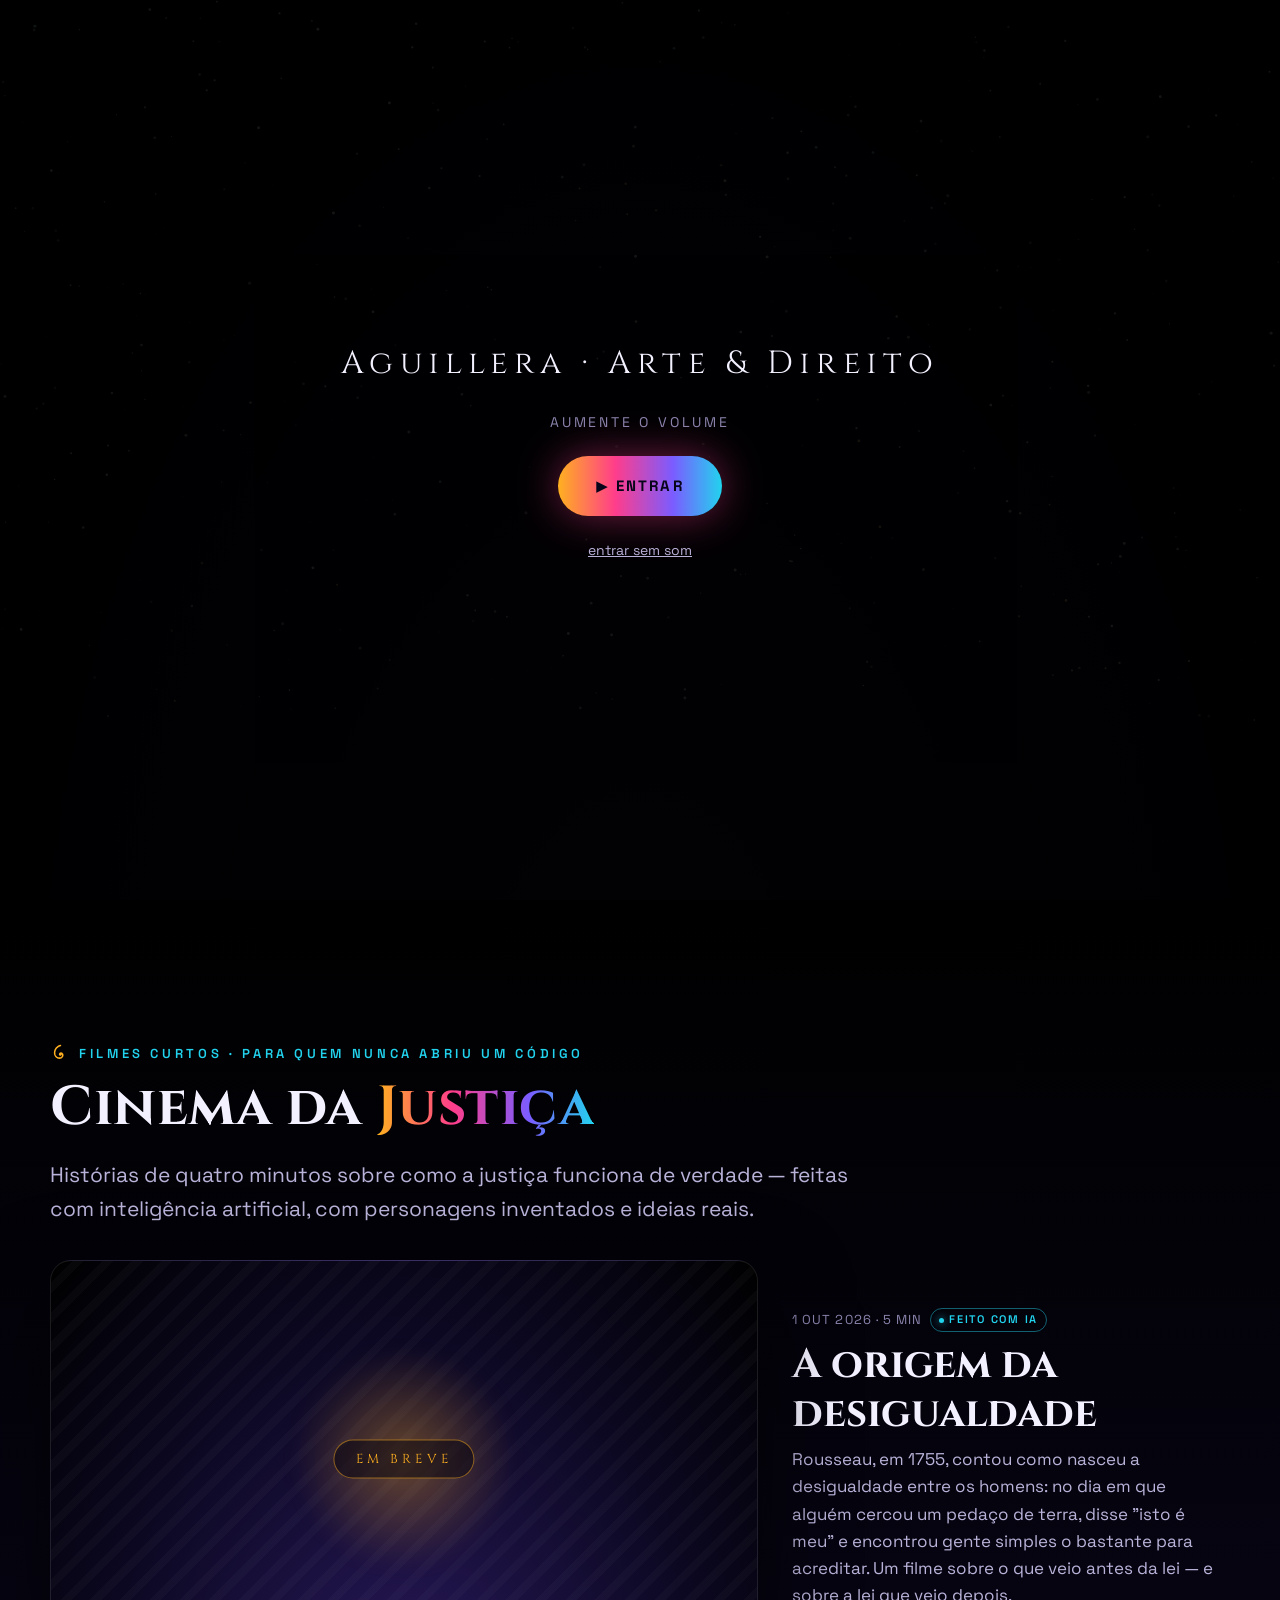
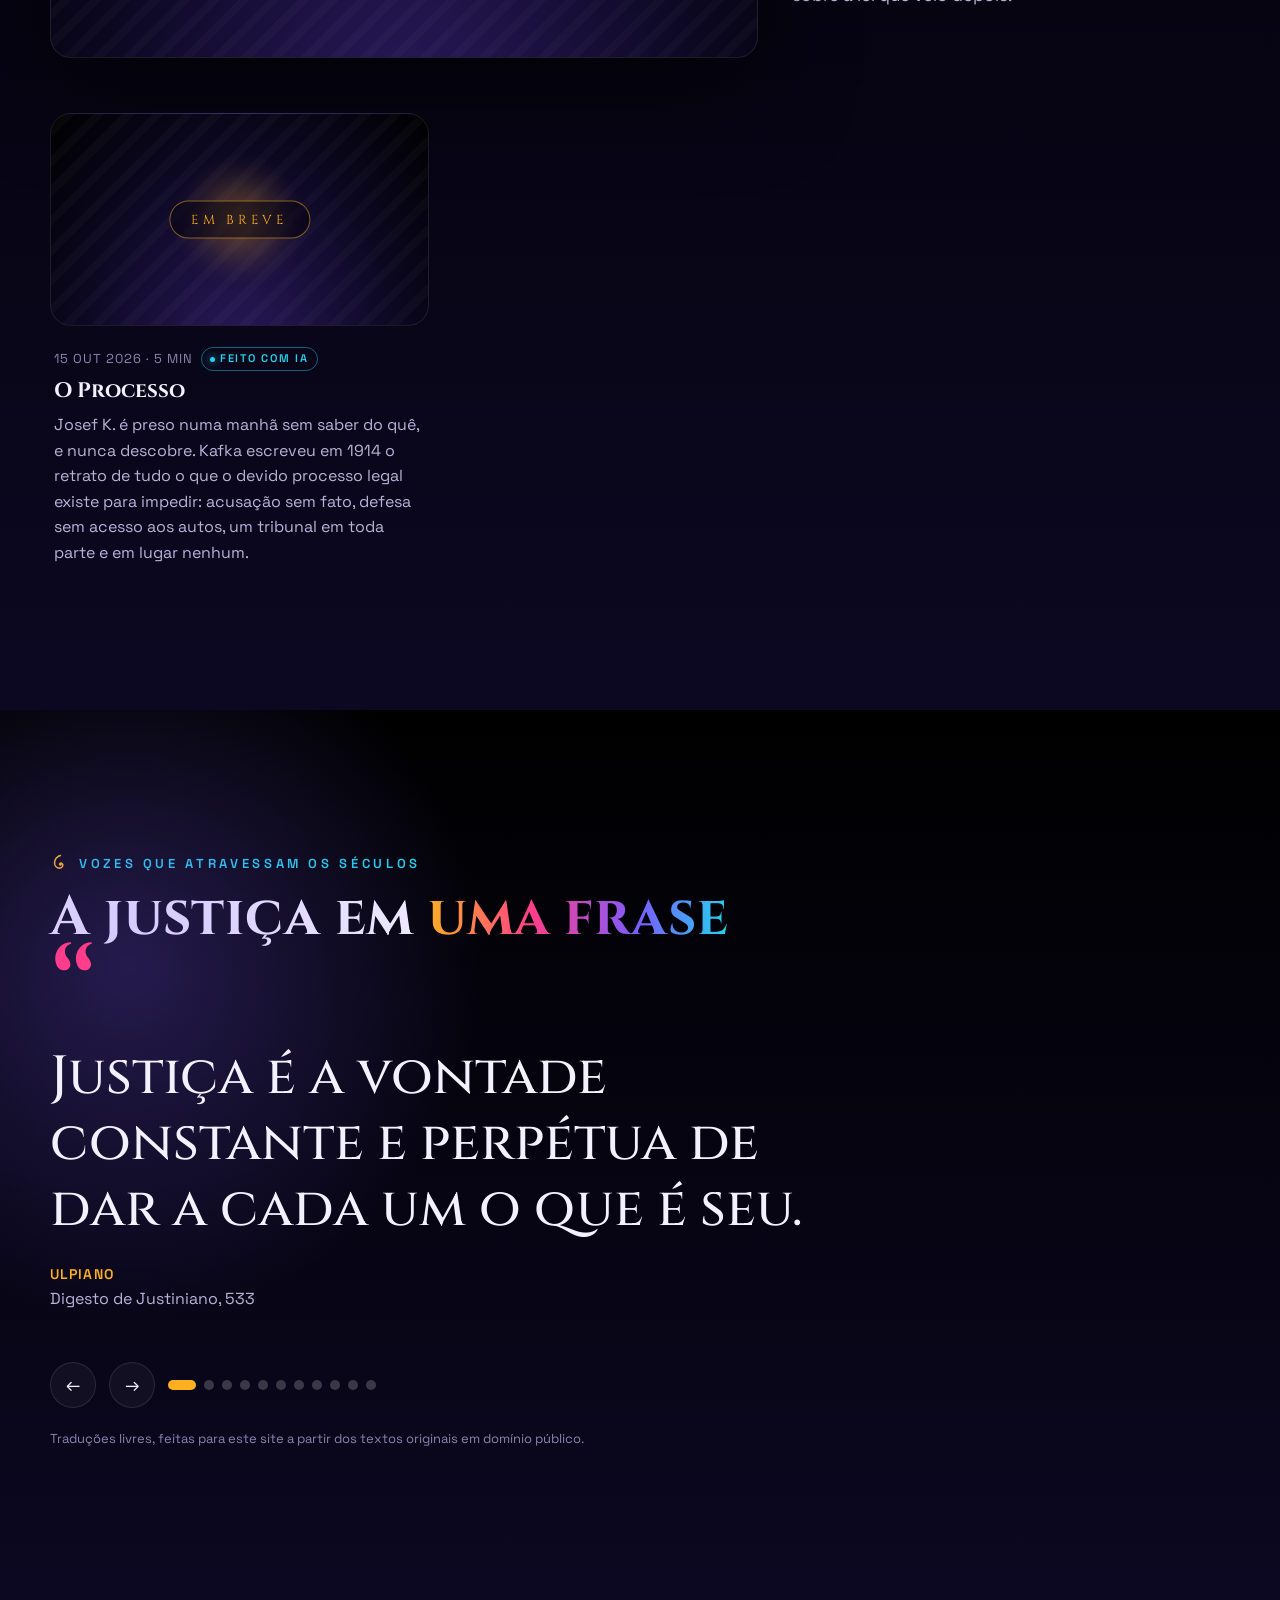
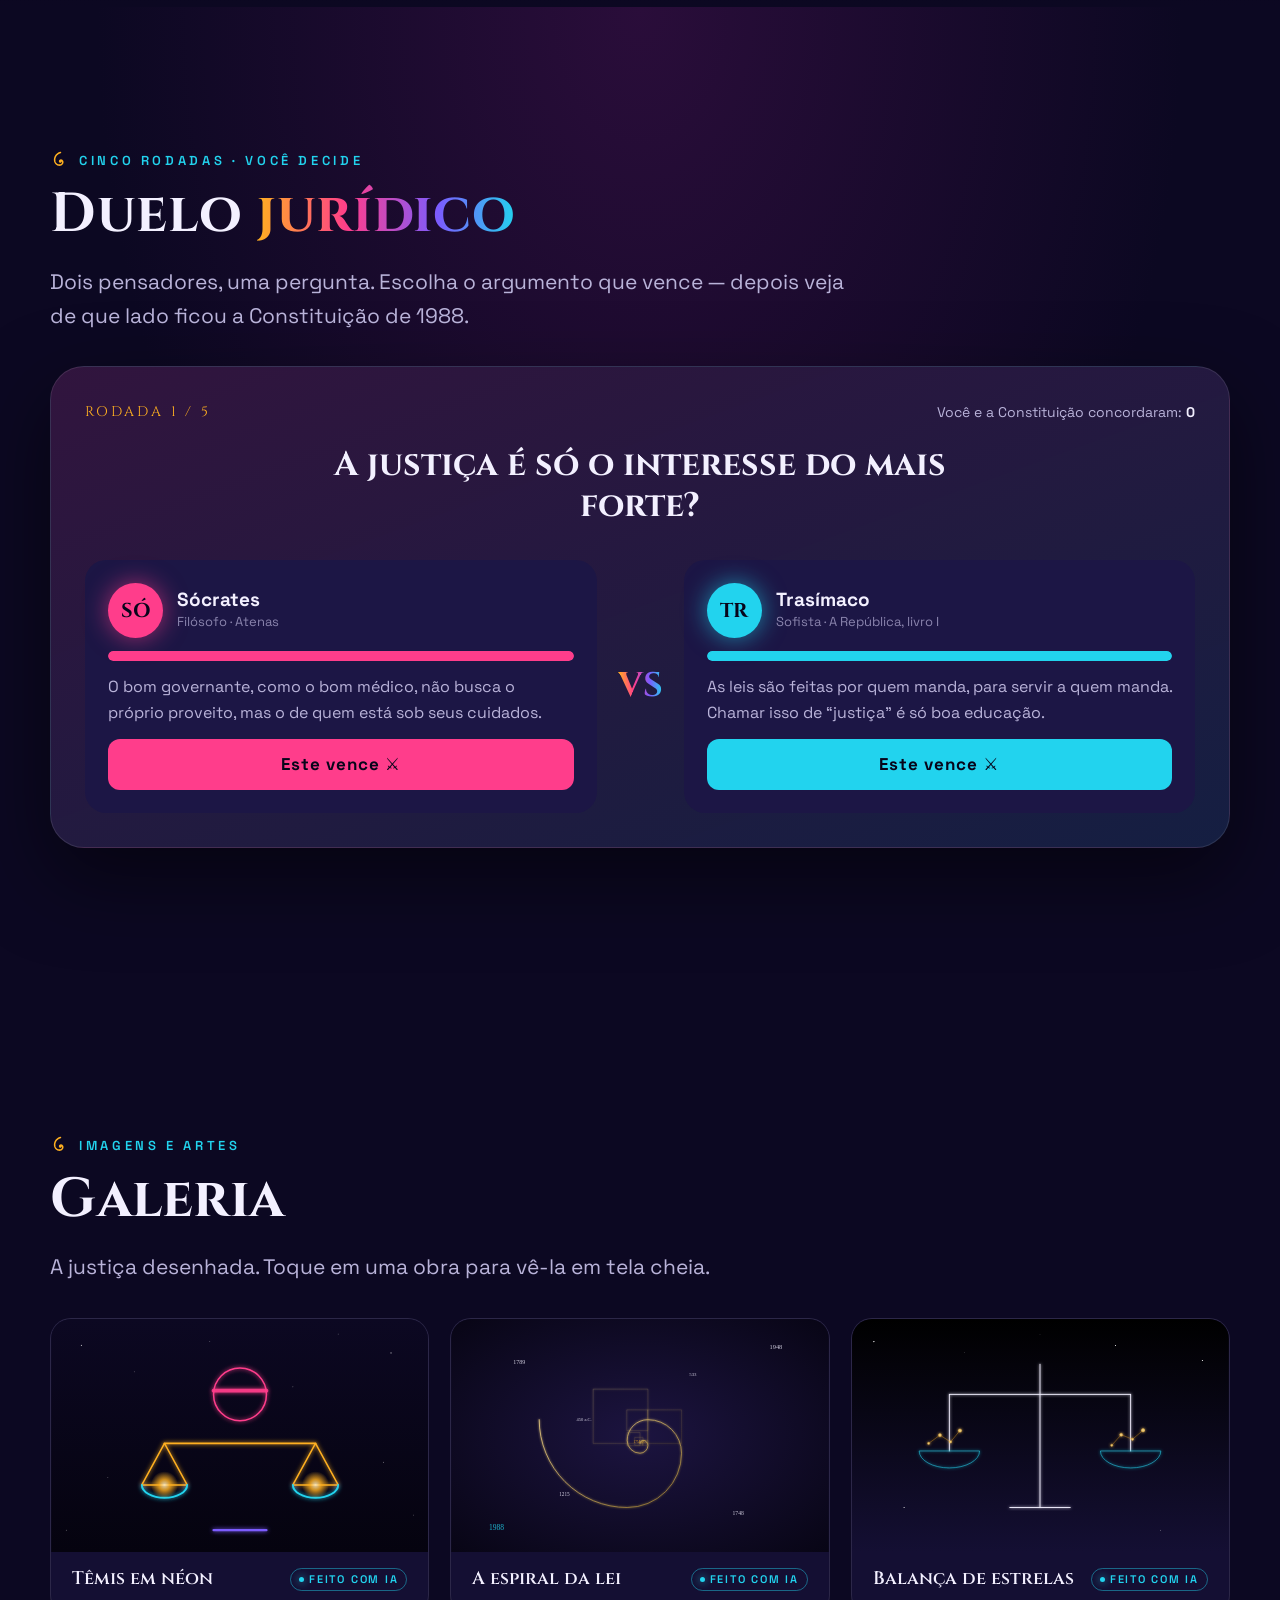
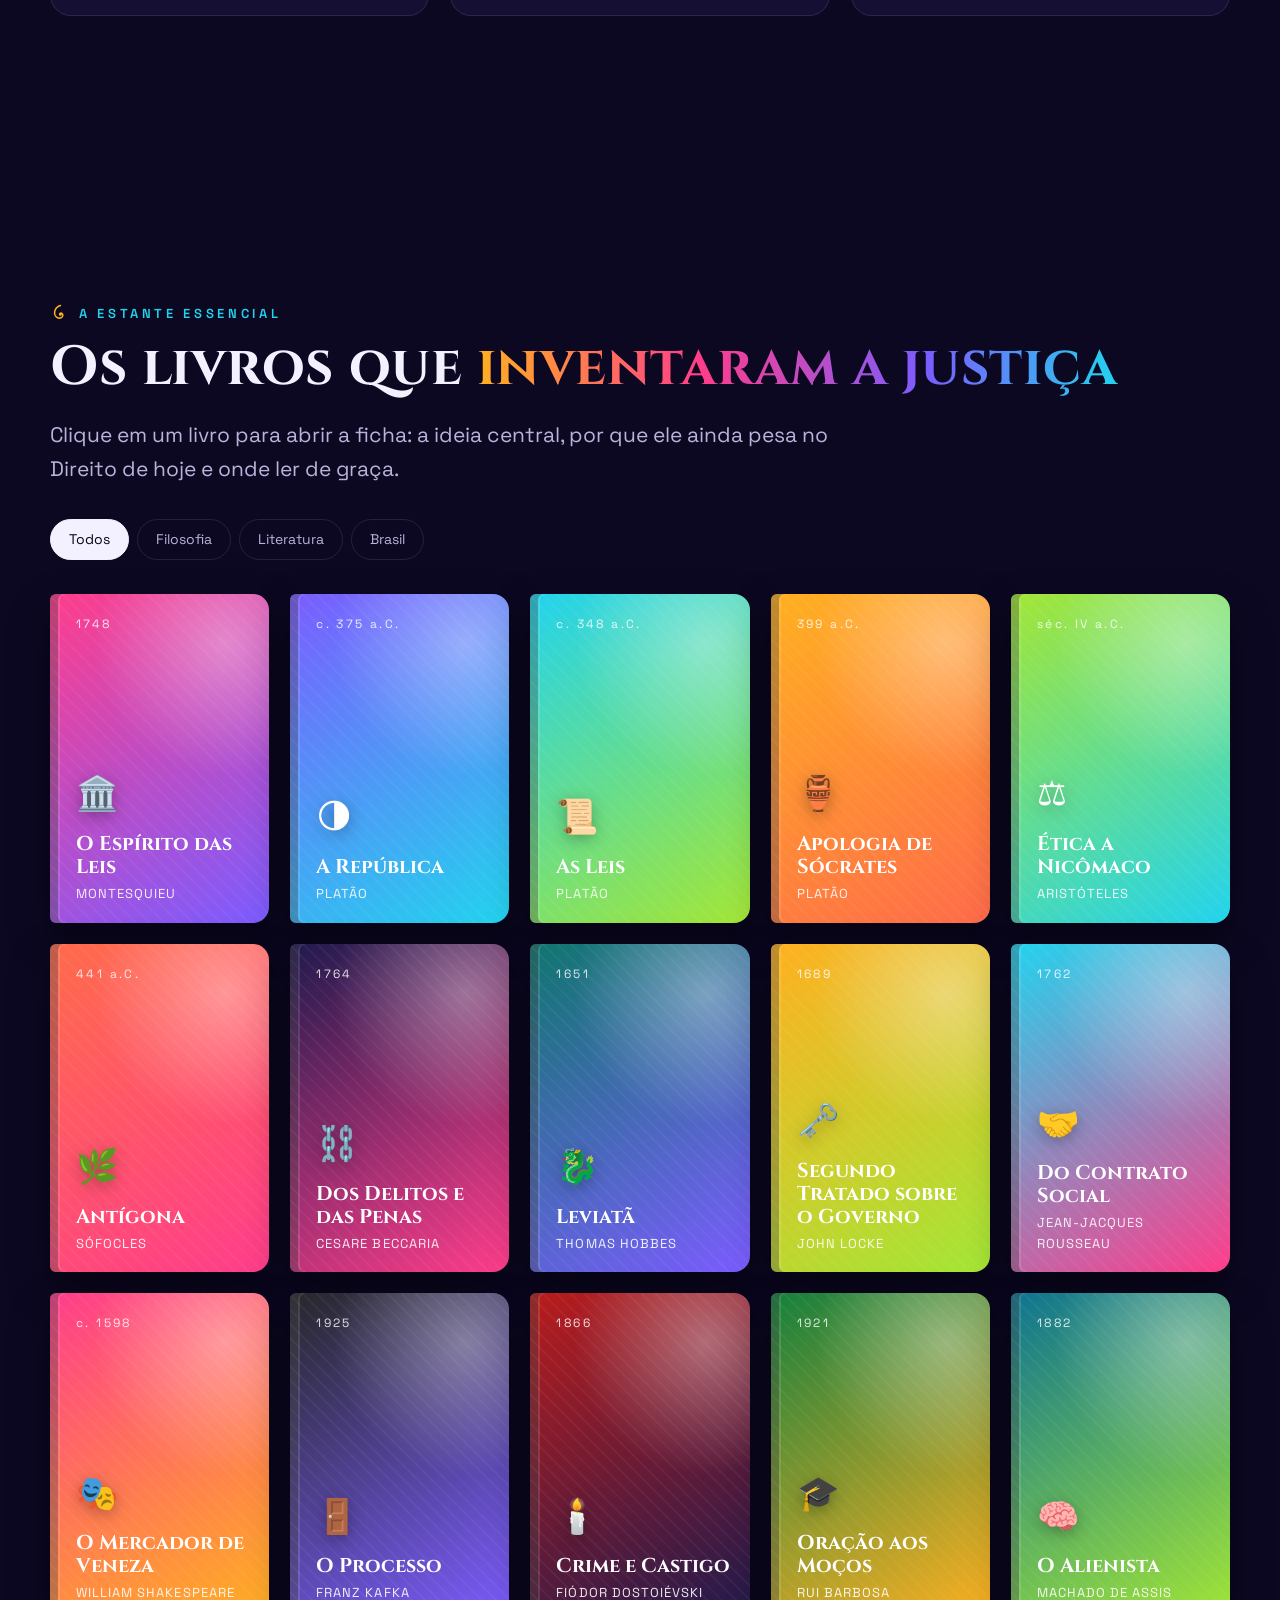
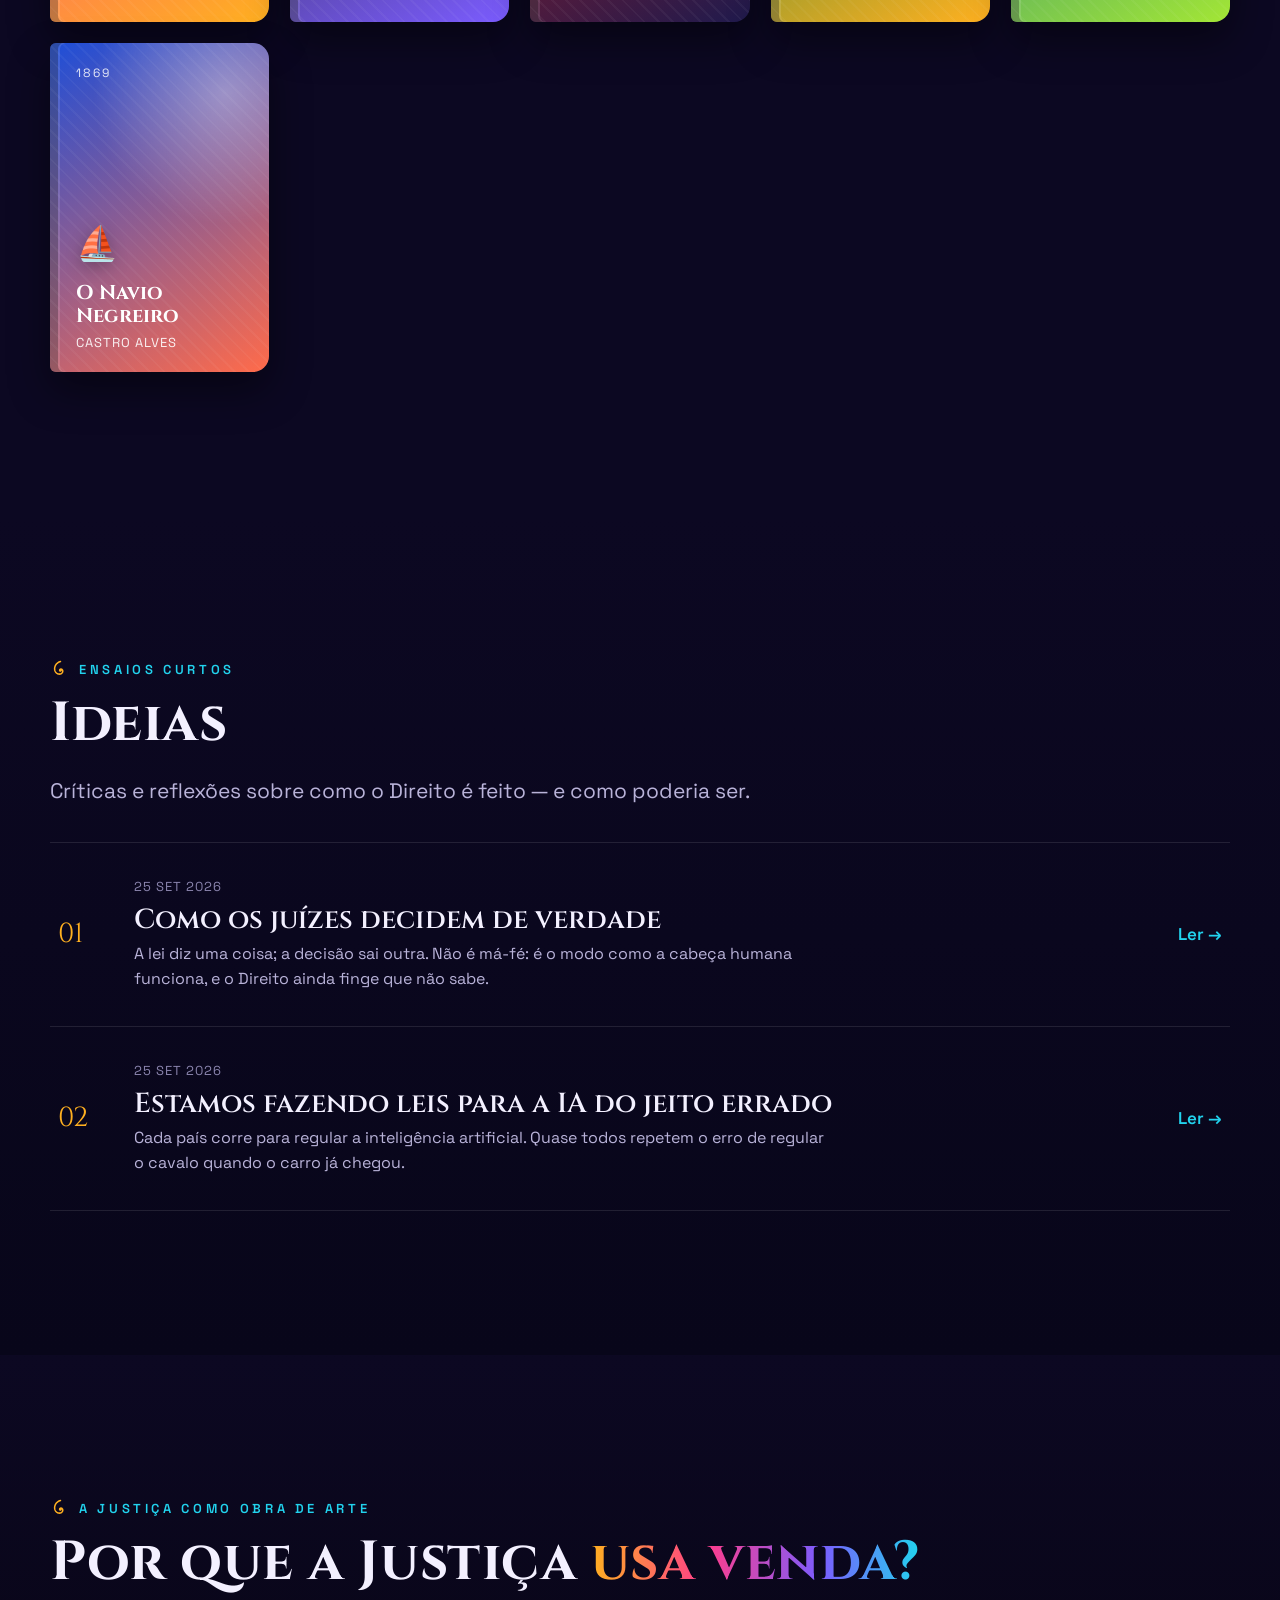
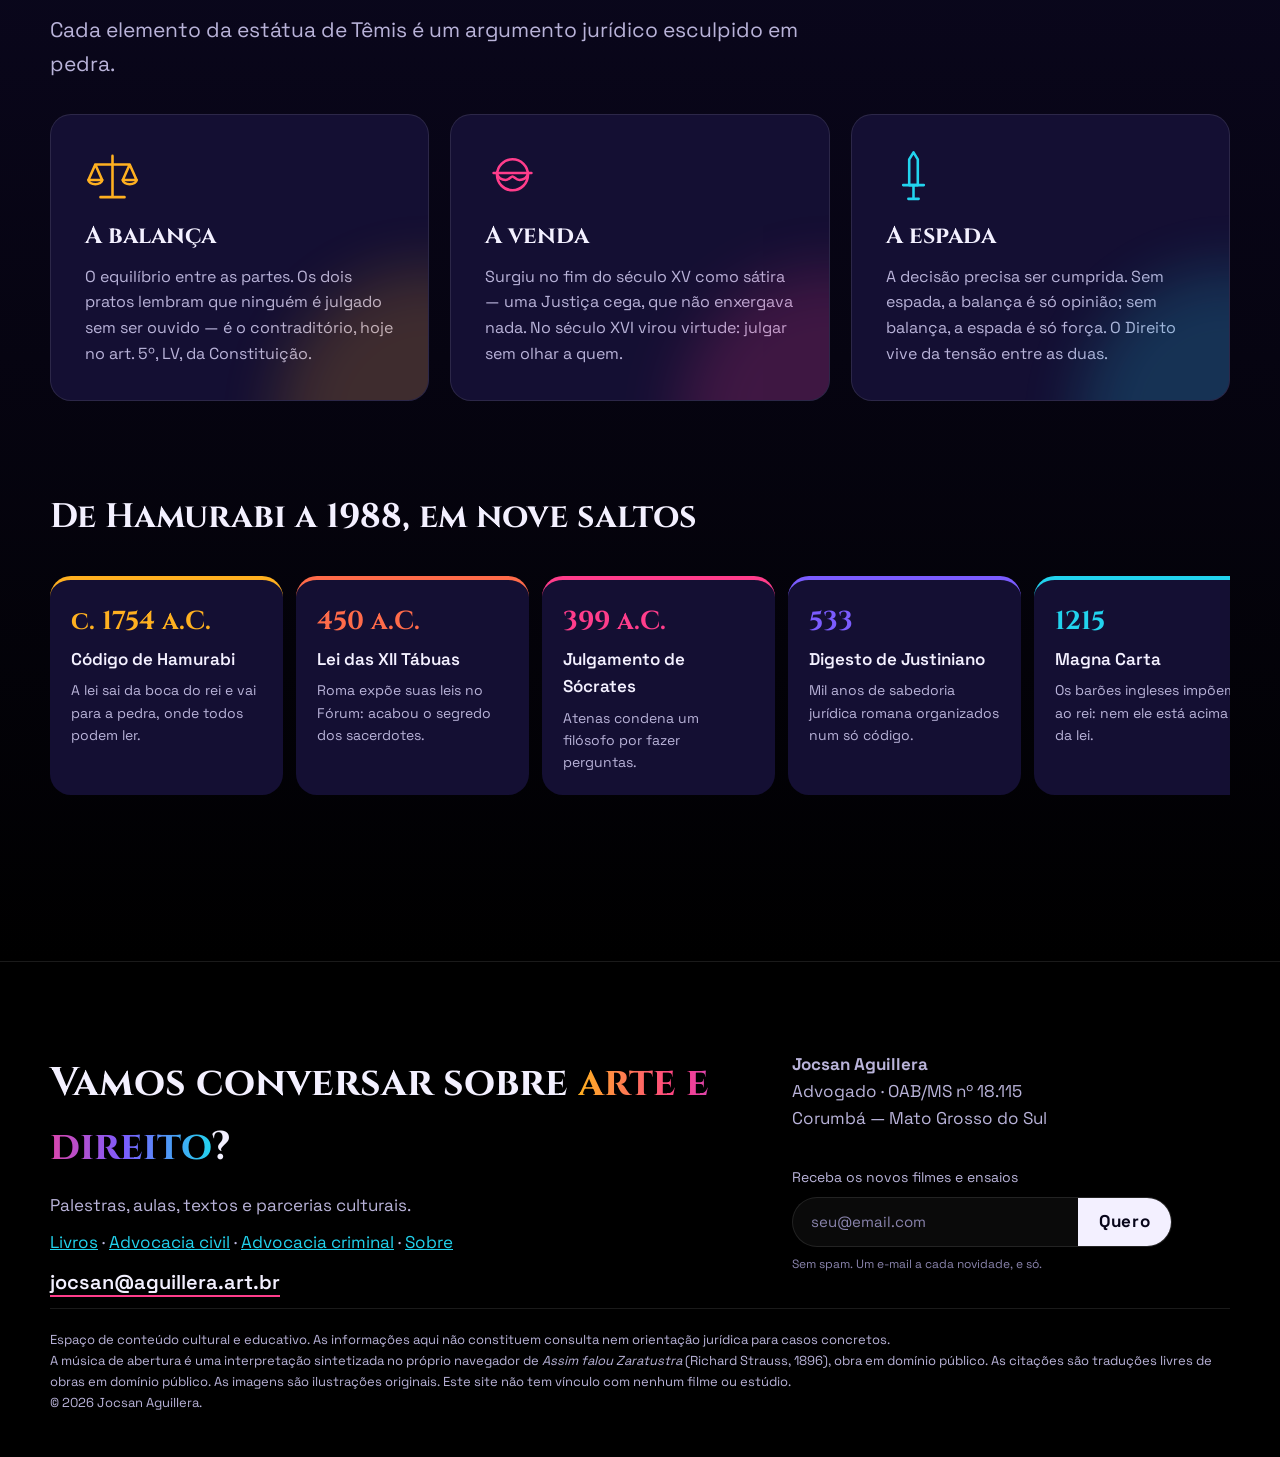
<file: index.html>
<!doctype html>
<html lang="pt-BR">
<head>
  <meta charset="utf-8">
  <meta name="viewport" content="width=device-width, initial-scale=1">
  <title>Arte &amp; Direito · Aguillera</title>
  <meta name="description" content="Arte e Direito, por Jocsan Aguillera: citações, duelos filosóficos e os grandes livros que formaram a ideia de justiça — de Platão a Montesquieu.">
  <meta name="theme-color" content="#05030f">
  <meta property="og:title" content="Arte & Direito · Aguillera">
  <meta property="og:description" content="Citações, duelos jurídicos e os livros clássicos que inventaram a justiça.">
  <meta property="og:type" content="website">
  <meta property="og:url" content="https://aguillera.art.br/">
  <meta property="og:image" content="https://aguillera.art.br/og.png">
  <meta property="og:image:width" content="1200">
  <meta property="og:image:height" content="630">
  <meta property="og:locale" content="pt_BR">
  <meta property="og:site_name" content="Arte & Direito · Aguillera">
  <meta name="twitter:card" content="summary_large_image">
  <link rel="canonical" href="https://aguillera.art.br/">
  <link rel="icon" href="favicon.svg" type="image/svg+xml">
  <link rel="preconnect" href="https://fonts.googleapis.com">
  <link rel="preconnect" href="https://fonts.gstatic.com" crossorigin>
  <link href="https://fonts.googleapis.com/css2?family=Cinzel:wght@500;700&family=Space+Grotesk:wght@300;400;600;700&display=swap" rel="stylesheet">
  <link rel="stylesheet" href="style.css">
</head>
<body class="travado">

  <!-- Portão: o navegador só libera som depois de um clique -->
  <div class="portao" id="portao">
    <p class="marca">Aguillera · Arte &amp; Direito</p>
    <p>Aumente o volume</p>
    <button class="entrar" id="entrar">▶ Entrar</button>
    <button class="sem-som" id="sem-som">entrar sem som</button>
  </div>
  <button class="pular" id="pular">Pular abertura ⏭</button>

  <nav class="nav" aria-label="Principal">
    <a class="nav-marca" href="#topo">AGUILLERA <span>·</span> ARTE &amp; DIREITO</a>
    <ul id="menu">
      <li><a href="#cinema">Cinema</a></li>
      <li><a href="#citacoes">Citações</a></li>
      <li><a href="#duelo">Duelo</a></li>
      <li><a href="#galeria">Galeria</a></li>
      <li><a href="#biblioteca">Biblioteca</a></li>
      <li><a href="#ideias">Ideias</a></li>
      <li><a href="#simbolos">Símbolos</a></li>
      <li><a href="livros/">Livros</a></li>
      <li><a href="advocacia-civil/">Advocacia</a></li>
      <li><a href="#contato">Contato</a></li>
    </ul>
    <div class="nav-acoes">
      <button class="botao-som" id="botao-som" aria-pressed="false">🔊 Som</button>
      <button class="hamburguer" id="hamburguer" aria-label="Abrir menu" aria-expanded="false" aria-controls="menu"><span></span><span></span><span></span></button>
    </div>
  </nav>

  <!-- ============ ABERTURA ============ -->
  <header class="cena" id="topo">
    <canvas class="estrelas" id="estrelas" aria-hidden="true"></canvas>
    <div class="raios" aria-hidden="true"></div>
    <svg class="espiral" id="espiral" viewBox="-500 -500 1000 1000" aria-hidden="true"></svg>
    <div class="sol" aria-hidden="true"></div>
    <div class="planeta" aria-hidden="true"></div>
    <div class="flash" id="flash" aria-hidden="true"></div>

    <div class="cena-titulo">
      <p class="pre">Uma odisseia pela justiça</p>
      <h1>
        <span class="palavra p1 arco-texto">ARTE</span><span class="palavra p2 e">&amp;</span><span class="palavra p3 arco-texto">DIREITO</span>
      </h1>
      <p class="nome">Jocsan Aguillera</p>
      <p class="cit">“Para que não se possa abusar do poder, é preciso que, pela disposição das coisas, o poder freie o poder.”<small>Montesquieu · O Espírito das Leis, 1748</small></p>
    </div>
    <a class="descer" href="#citacoes">Descer</a>
  </header>

  <main>
    <!-- ============ CINEMA DA JUSTIÇA ============ -->
    <section class="cinema" id="cinema">
      <div class="embrulho">
        <p class="sobretitulo">Filmes curtos · para quem nunca abriu um código</p>
        <h2 class="titulo-secao revela">Cinema da <span class="arco-texto">Justiça</span></h2>
        <p class="lead revela">Histórias de quatro minutos sobre como a justiça funciona de verdade — feitas com inteligência artificial, com personagens inventados e ideias reais.</p>
        <div class="destaque revela" id="video-destaque"></div>
        <div class="fila revela" id="video-fila"></div>
      </div>
    </section>

    <!-- ============ CITAÇÕES ============ -->
    <section class="citacoes" id="citacoes">
      <div class="embrulho">
        <p class="sobretitulo">Vozes que atravessam os séculos</p>
        <h2 class="titulo-secao revela">A justiça em <span class="arco-texto">uma frase</span></h2>
        <div class="carrossel revela" id="carrossel" aria-live="polite"></div>
        <div class="controles">
          <button class="seta" id="cit-ant" aria-label="Citação anterior">←</button>
          <button class="seta" id="cit-prox" aria-label="Próxima citação">→</button>
          <div class="pontos" id="cit-pontos"></div>
        </div>
        <p class="nota">Traduções livres, feitas para este site a partir dos textos originais em domínio público.</p>
      </div>
    </section>

    <!-- ============ DUELO ============ -->
    <section class="duelo" id="duelo">
      <div class="embrulho">
        <p class="sobretitulo">Cinco rodadas · você decide</p>
        <h2 class="titulo-secao revela">Duelo <span class="arco-texto">jurídico</span></h2>
        <p class="lead revela">Dois pensadores, uma pergunta. Escolha o argumento que vence — depois veja de que lado ficou a Constituição de 1988.</p>

        <div class="arena revela" id="arena">
          <div class="placar">
            <span class="rodada-num" id="rodada-num">RODADA 1 / 5</span>
            <span>Você e a Constituição concordaram: <b id="acertos">0</b></span>
          </div>

          <div id="jogo">
            <h3 class="questao" id="questao"></h3>
            <div class="lutadores">
              <article class="lutador a" id="lut-a">
                <span class="ko">K.O.</span>
                <header>
                  <div class="avatar" id="av-a"></div>
                  <div><h3 id="nome-a"></h3><p class="papel" id="papel-a"></p></div>
                </header>
                <div class="vida"><i id="vida-a"></i></div>
                <p class="argumento" id="arg-a"></p>
                <button class="escolher" data-lado="a">Este vence ⚔</button>
              </article>
              <div class="vs">VS</div>
              <article class="lutador b" id="lut-b">
                <span class="ko">K.O.</span>
                <header>
                  <div class="avatar" id="av-b"></div>
                  <div><h3 id="nome-b"></h3><p class="papel" id="papel-b"></p></div>
                </header>
                <div class="vida"><i id="vida-b"></i></div>
                <p class="argumento" id="arg-b"></p>
                <button class="escolher" data-lado="b">Este vence ⚔</button>
              </article>
            </div>
            <div class="veredito" id="veredito">
              <h4>⚖ Veredito da Constituição</h4>
              <p id="veredito-texto"></p>
              <p class="fundamento" id="veredito-base"></p>
              <button class="proxima" id="proxima">Próxima rodada →</button>
            </div>
          </div>

          <div class="final" id="final">
            <div class="toga">⚖️</div>
            <h3 id="final-titulo"></h3>
            <p id="final-texto"></p>
            <button class="proxima" id="recomecar">Duelar de novo ↺</button>
          </div>
        </div>
      </div>
    </section>

    <!-- ============ GALERIA ============ -->
    <section class="galeria" id="galeria">
      <div class="embrulho">
        <p class="sobretitulo">Imagens e artes</p>
        <h2 class="titulo-secao revela">Galeria</h2>
        <p class="lead revela">A justiça desenhada. Toque em uma obra para vê-la em tela cheia.</p>
        <div class="mosaico revela" id="mosaico"></div>
      </div>
    </section>

    <!-- ============ BIBLIOTECA ============ -->
    <section class="biblioteca" id="biblioteca">
      <div class="embrulho">
        <p class="sobretitulo">A estante essencial</p>
        <h2 class="titulo-secao revela">Os livros que <span class="arco-texto">inventaram a justiça</span></h2>
        <p class="lead revela">Clique em um livro para abrir a ficha: a ideia central, por que ele ainda pesa no Direito de hoje e onde ler de graça.</p>
        <div class="filtros" id="filtros">
          <button class="ativo" data-f="todos">Todos</button>
          <button data-f="filosofia">Filosofia</button>
          <button data-f="literatura">Literatura</button>
          <button data-f="brasil">Brasil</button>
        </div>
        <div class="estante" id="estante"></div>
      </div>
    </section>

    <dialog class="ficha" id="ficha">
      <div class="topo" id="ficha-topo">
        <h3 id="ficha-titulo"></h3>
        <p id="ficha-autor"></p>
        <button class="fechar" id="ficha-fechar" aria-label="Fechar">✕</button>
      </div>
      <div class="corpo">
        <h4>A ideia central</h4>
        <p id="ficha-ideia"></p>
        <h4>No Direito de hoje</h4>
        <p id="ficha-hoje"></p>
        <h4>Uma frase</h4>
        <p class="frase" id="ficha-frase"></p>
        <a class="ler" id="ficha-ler" href="#" target="_blank" rel="noopener">Ler grátis (domínio público) ↗</a>
      </div>
    </dialog>

    <!-- ============ IDEIAS ============ -->
    <section class="ideias" id="ideias">
      <div class="embrulho">
        <p class="sobretitulo">Ensaios curtos</p>
        <h2 class="titulo-secao revela">Ideias</h2>
        <p class="lead revela">Críticas e reflexões sobre como o Direito é feito — e como poderia ser.</p>
        <div class="ensaios revela" id="ensaios"></div>
      </div>
    </section>

    <!-- leitor de ensaios -->
    <dialog class="leitor" id="leitor">
      <button class="fechar" id="leitor-fechar" aria-label="Fechar">✕</button>
      <article class="leitor-corpo" id="leitor-corpo"></article>
    </dialog>

    <!-- tela cheia da galeria -->
    <dialog class="tela-cheia" id="tela-cheia">
      <button class="fechar" id="tela-fechar" aria-label="Fechar">✕</button>
      <button class="tela-seta ant" id="tela-ant" aria-label="Anterior">←</button>
      <figure>
        <img id="tela-img" alt="">
        <figcaption><strong id="tela-titulo"></strong><span id="tela-legenda"></span></figcaption>
      </figure>
      <button class="tela-seta prox" id="tela-prox" aria-label="Próxima">→</button>
    </dialog>

    <!-- ============ SÍMBOLOS & LINHA DO TEMPO ============ -->
    <section class="simbolos" id="simbolos">
      <div class="embrulho">
        <p class="sobretitulo">A justiça como obra de arte</p>
        <h2 class="titulo-secao revela">Por que a Justiça <span class="arco-texto">usa venda?</span></h2>
        <p class="lead revela">Cada elemento da estátua de Têmis é um argumento jurídico esculpido em pedra.</p>

        <div class="grade-simbolos">
          <article class="simbolo revela" style="--cor: var(--ouro)">
            <svg viewBox="0 0 64 64" fill="none" stroke="#ffb020" stroke-width="3" stroke-linecap="round" stroke-linejoin="round" aria-hidden="true"><path d="M32 8v48M18 56h28M12 18h40M12 18 4 36h16zM52 18l-8 18h16z"/><path d="M4 36a8 5 0 0 0 16 0M44 36a8 5 0 0 0 16 0"/></svg>
            <h3>A balança</h3>
            <p>O equilíbrio entre as partes. Os dois pratos lembram que ninguém é julgado sem ser ouvido — é o contraditório, hoje no art. 5º, LV, da Constituição.</p>
          </article>
          <article class="simbolo revela" style="--cor: var(--magenta)">
            <svg viewBox="0 0 64 64" fill="none" stroke="#ff3d8b" stroke-width="3" stroke-linecap="round" aria-hidden="true"><circle cx="32" cy="30" r="18"/><path d="M10 28h44M14 28c0 6 6 8 10 8s6-4 8-4 4 4 8 4 10-2 10-8"/></svg>
            <h3>A venda</h3>
            <p>Surgiu no fim do século XV como sátira — uma Justiça cega, que não enxergava nada. No século XVI virou virtude: julgar sem olhar a quem.</p>
          </article>
          <article class="simbolo revela" style="--cor: var(--ciano)">
            <svg viewBox="0 0 64 64" fill="none" stroke="#22d3ee" stroke-width="3" stroke-linecap="round" stroke-linejoin="round" aria-hidden="true"><path d="M32 4l5 8v30h-10V12z"/><path d="M20 42h24M32 42v14M26 58h12"/></svg>
            <h3>A espada</h3>
            <p>A decisão precisa ser cumprida. Sem espada, a balança é só opinião; sem balança, a espada é só força. O Direito vive da tensão entre as duas.</p>
          </article>
        </div>

        <div class="linha-tempo revela">
          <h3>De Hamurabi a 1988, em nove saltos</h3>
          <div class="trilho" id="trilho"></div>
        </div>
      </div>
    </section>
  </main>

  <!-- ============ CONTATO ============ -->
  <footer class="rodape" id="contato">
    <div class="embrulho">
      <div class="grade">
        <div>
          <h2>Vamos conversar sobre <span class="arco-texto">arte e direito</span>?</h2>
          <p>Palestras, aulas, textos e parcerias culturais.</p>
          <p><a href="livros/">Livros</a> · <a href="advocacia-civil/">Advocacia civil</a> · <a href="advogado-criminal-drogas/">Advocacia criminal</a> · <a href="sobre/">Sobre</a></p>
          <p><a class="contato-email" href="mailto:jocsan@aguillera.art.br">jocsan@aguillera.art.br</a></p>
        </div>
        <div>
          <p><strong>Jocsan Aguillera</strong><br>Advogado · OAB/MS nº 18.115<br>Corumbá — Mato Grosso do Sul</p>
          <form class="boletim" id="boletim" novalidate>
            <label for="boletim-email">Receba os novos filmes e ensaios</label>
            <div class="boletim-campo">
              <input type="email" id="boletim-email" name="email" placeholder="seu@email.com" autocomplete="email" required>
              <button type="submit">Quero</button>
            </div>
            <small id="boletim-nota">Sem spam. Um e-mail a cada novidade, e só.</small>
          </form>
        </div>
      </div>
      <p class="aviso">
        Espaço de conteúdo cultural e educativo. As informações aqui não constituem consulta nem orientação jurídica para casos concretos.<br>
        A música de abertura é uma interpretação sintetizada no próprio navegador de <em>Assim falou Zaratustra</em> (Richard Strauss, 1896), obra em domínio público. As citações são traduções livres de obras em domínio público. As imagens são ilustrações originais. Este site não tem vínculo com nenhum filme ou estúdio.<br>
        © <span id="ano"></span> Jocsan Aguillera.
      </p>
    </div>
  </footer>

  <script src="musica.js"></script>
  <script src="app.js"></script>
  <script src="conteudo.js"></script>
  <script src="secoes.js"></script>
</body>
</html>
</file>
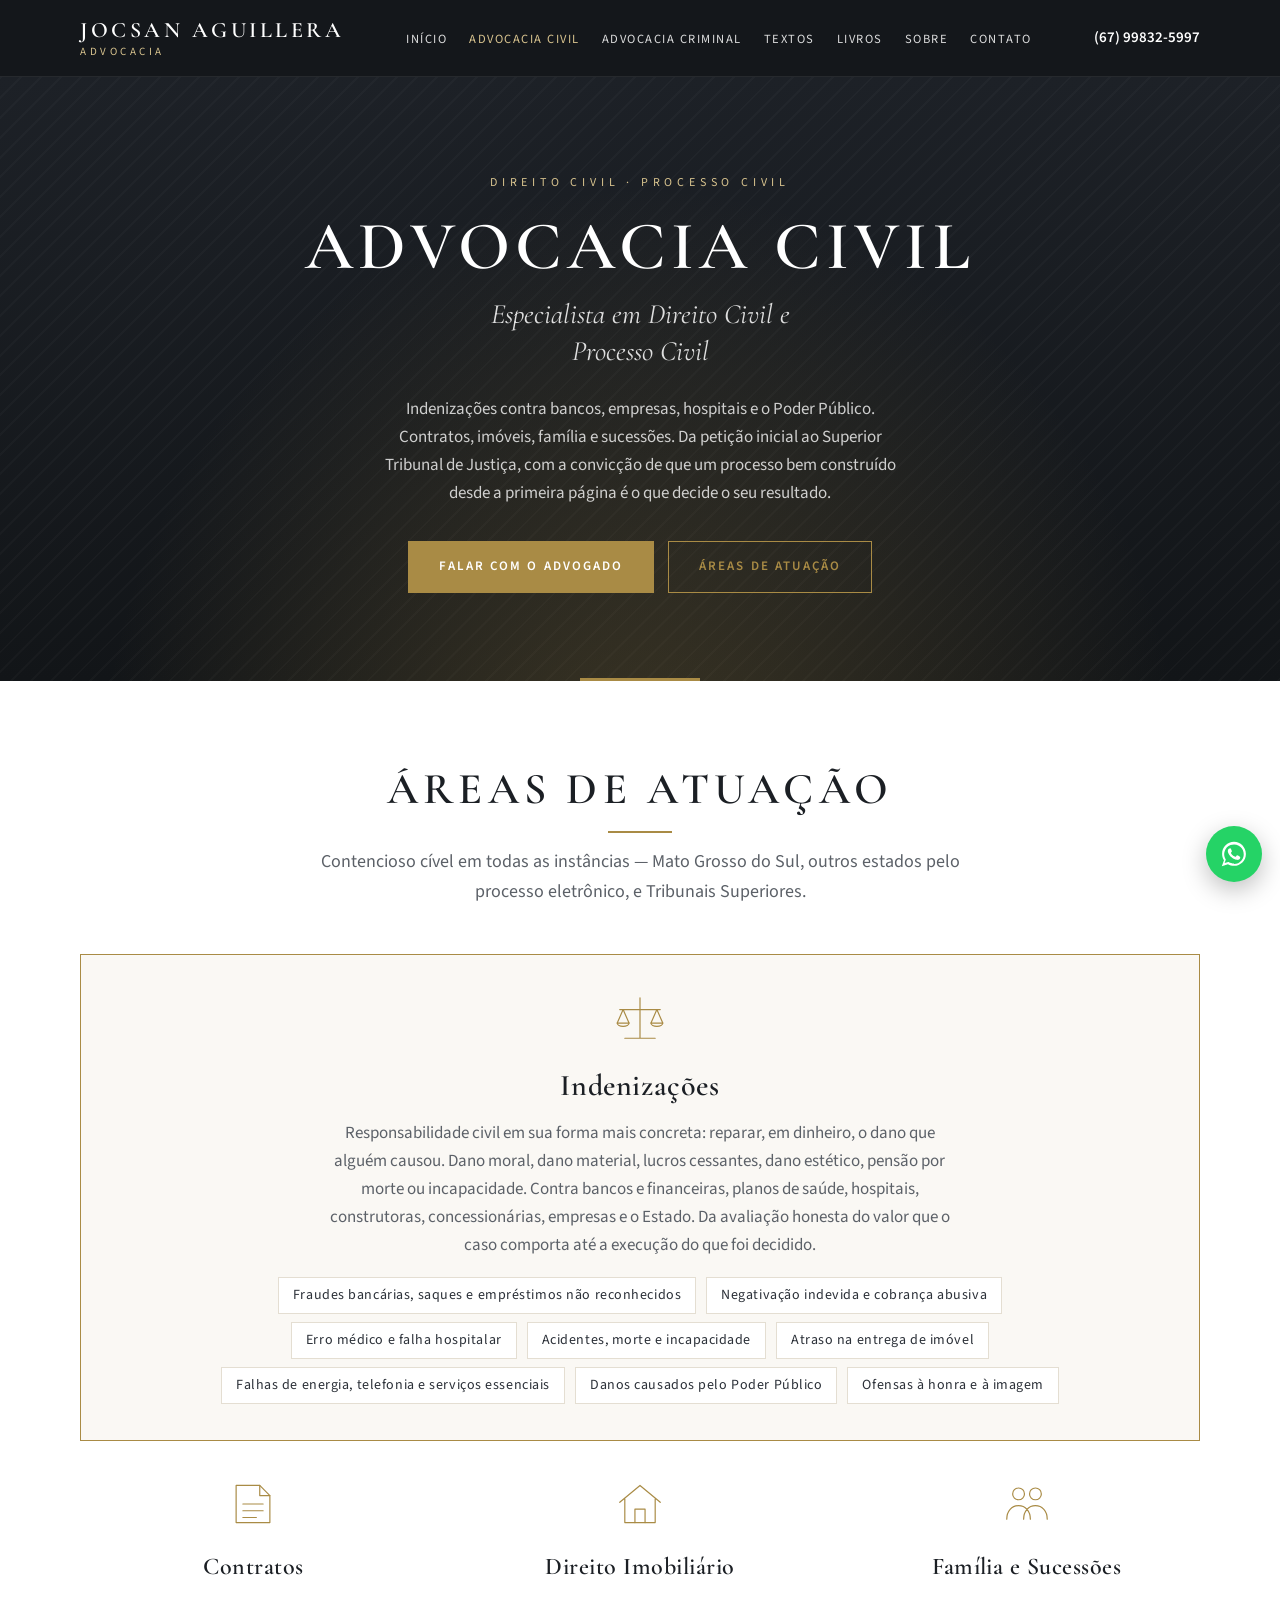
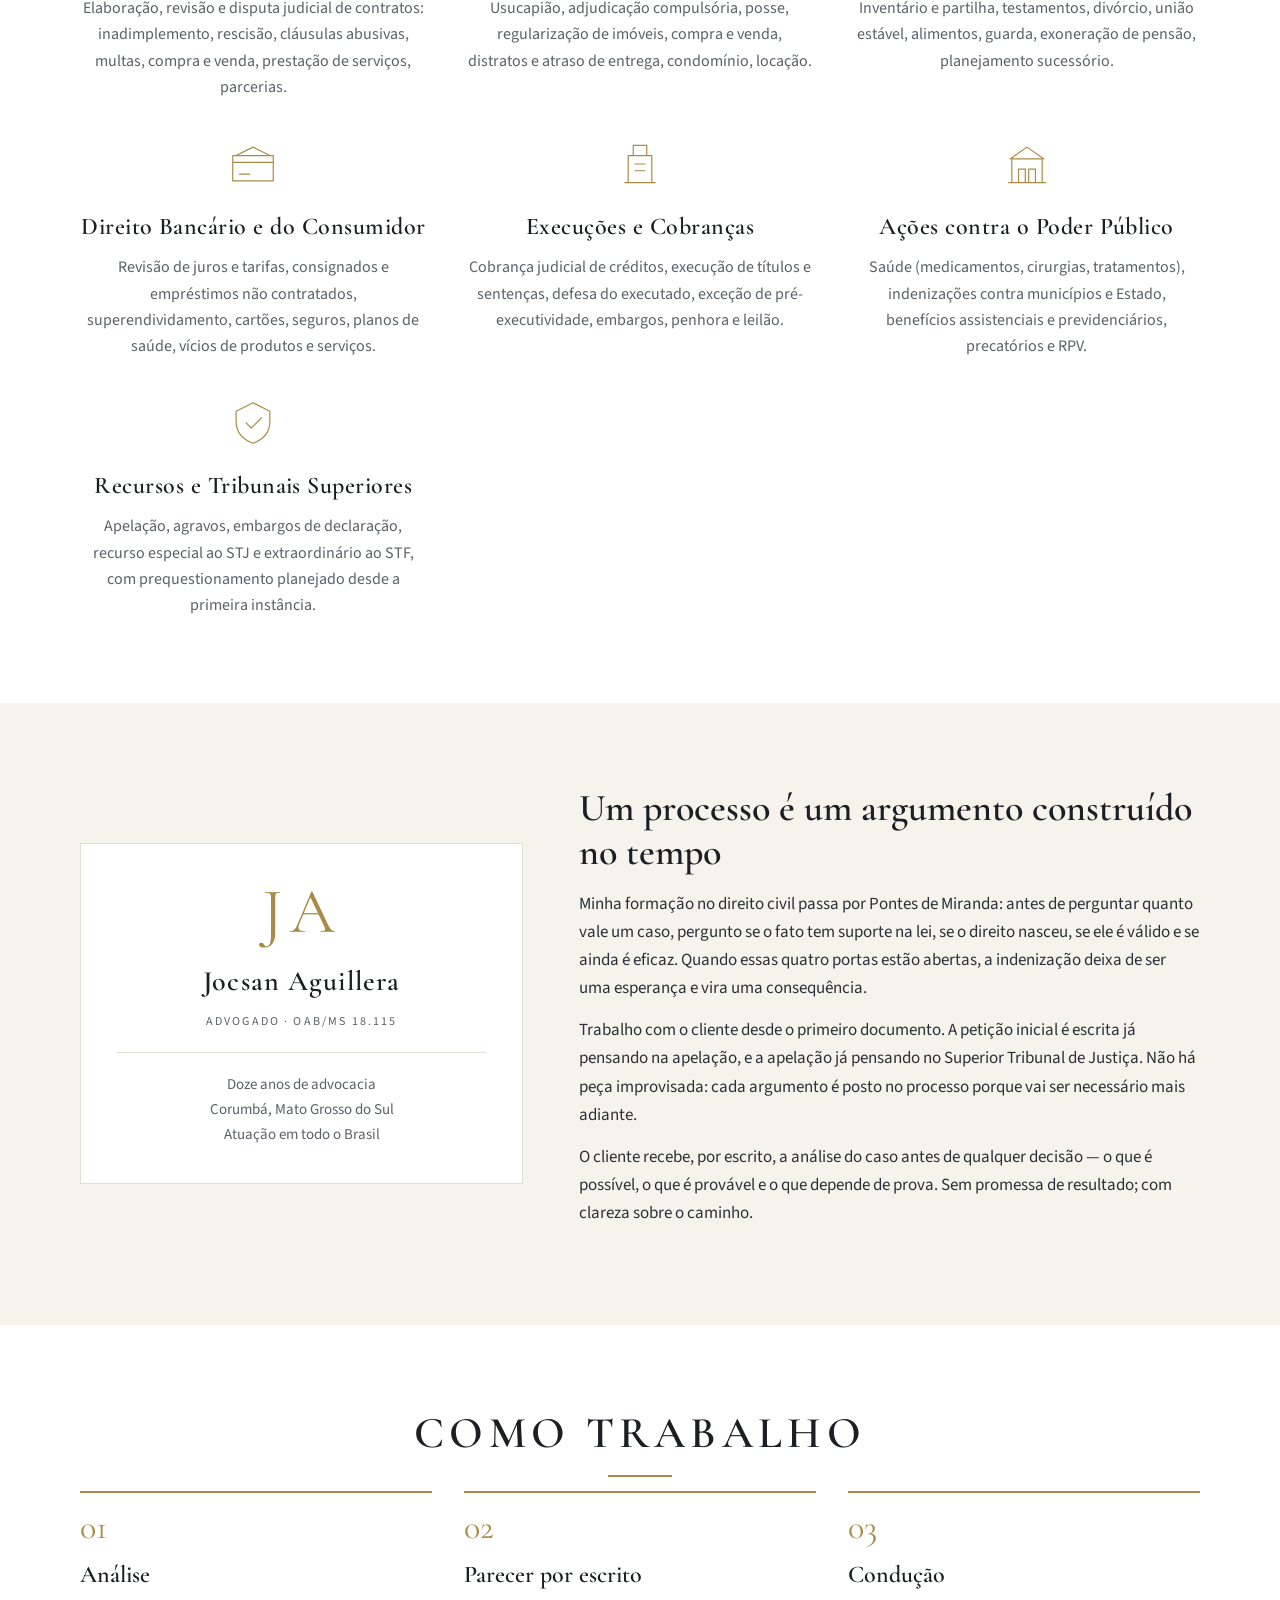
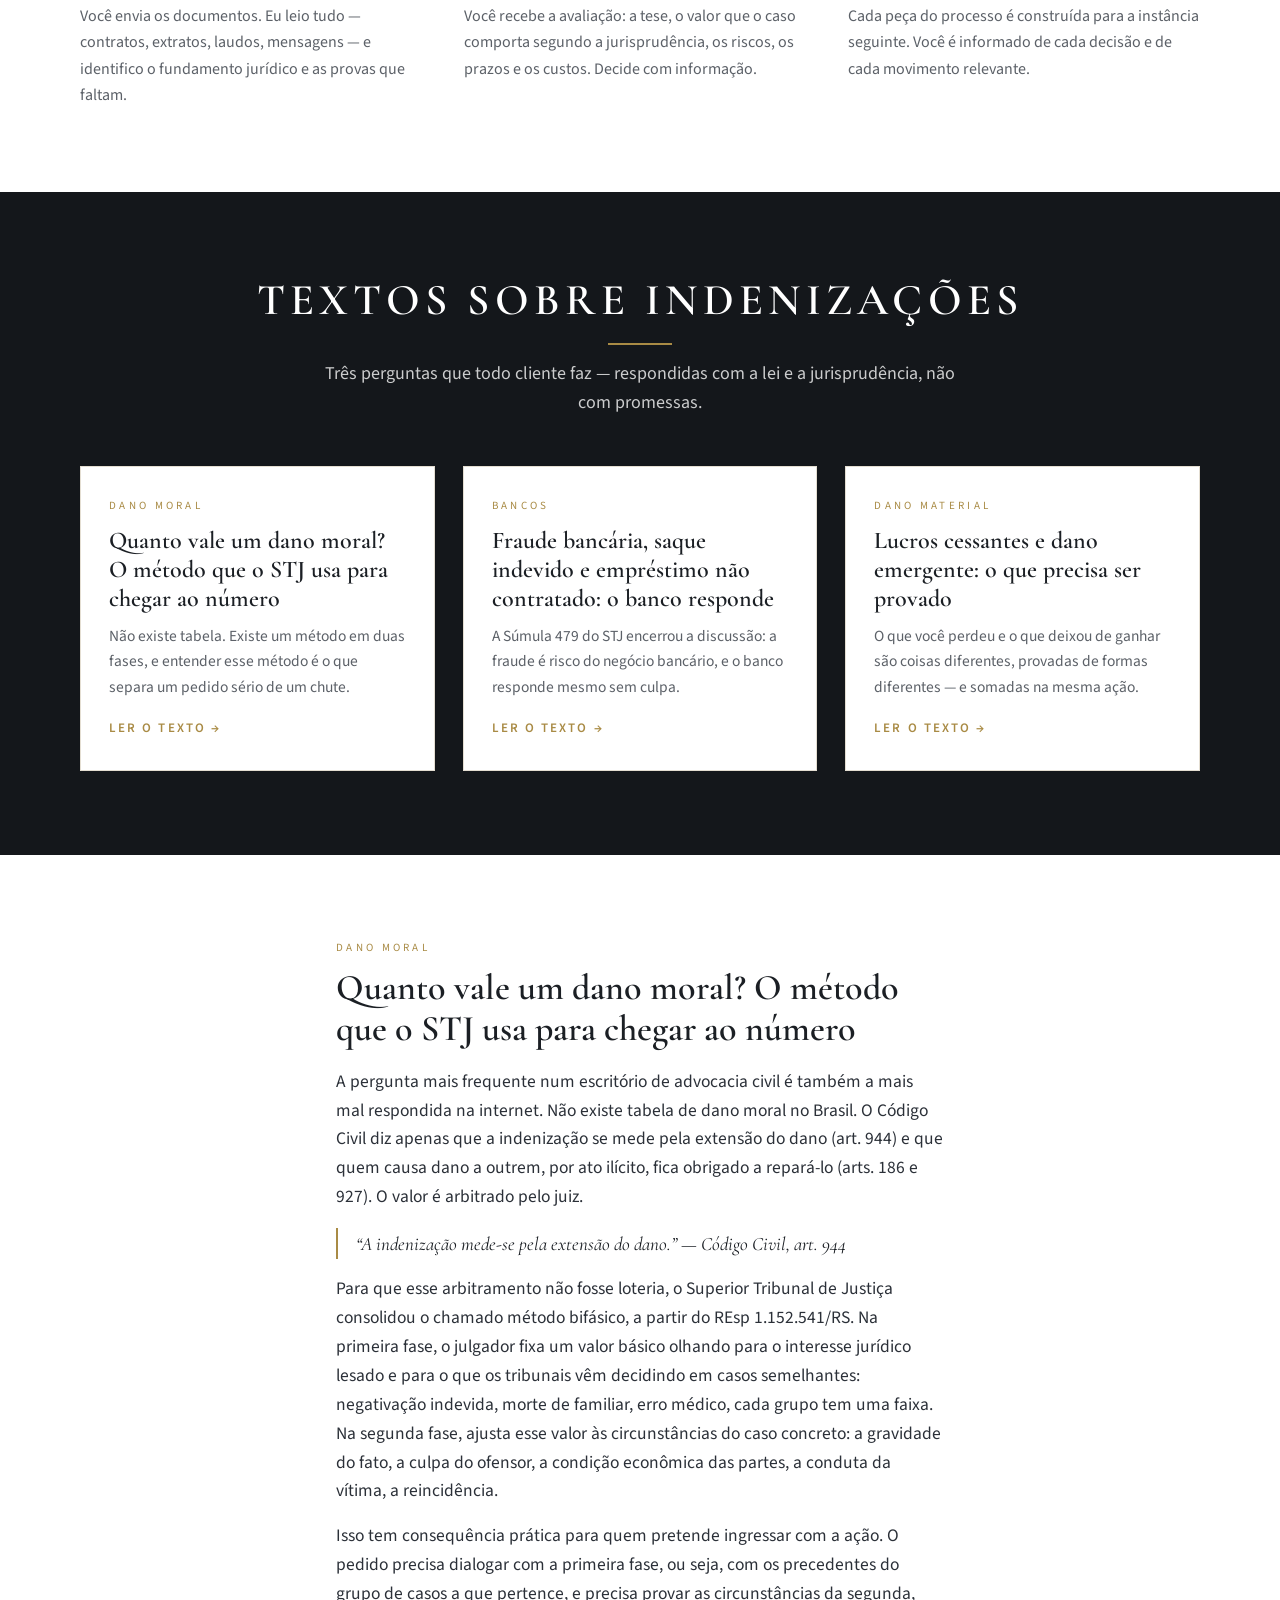
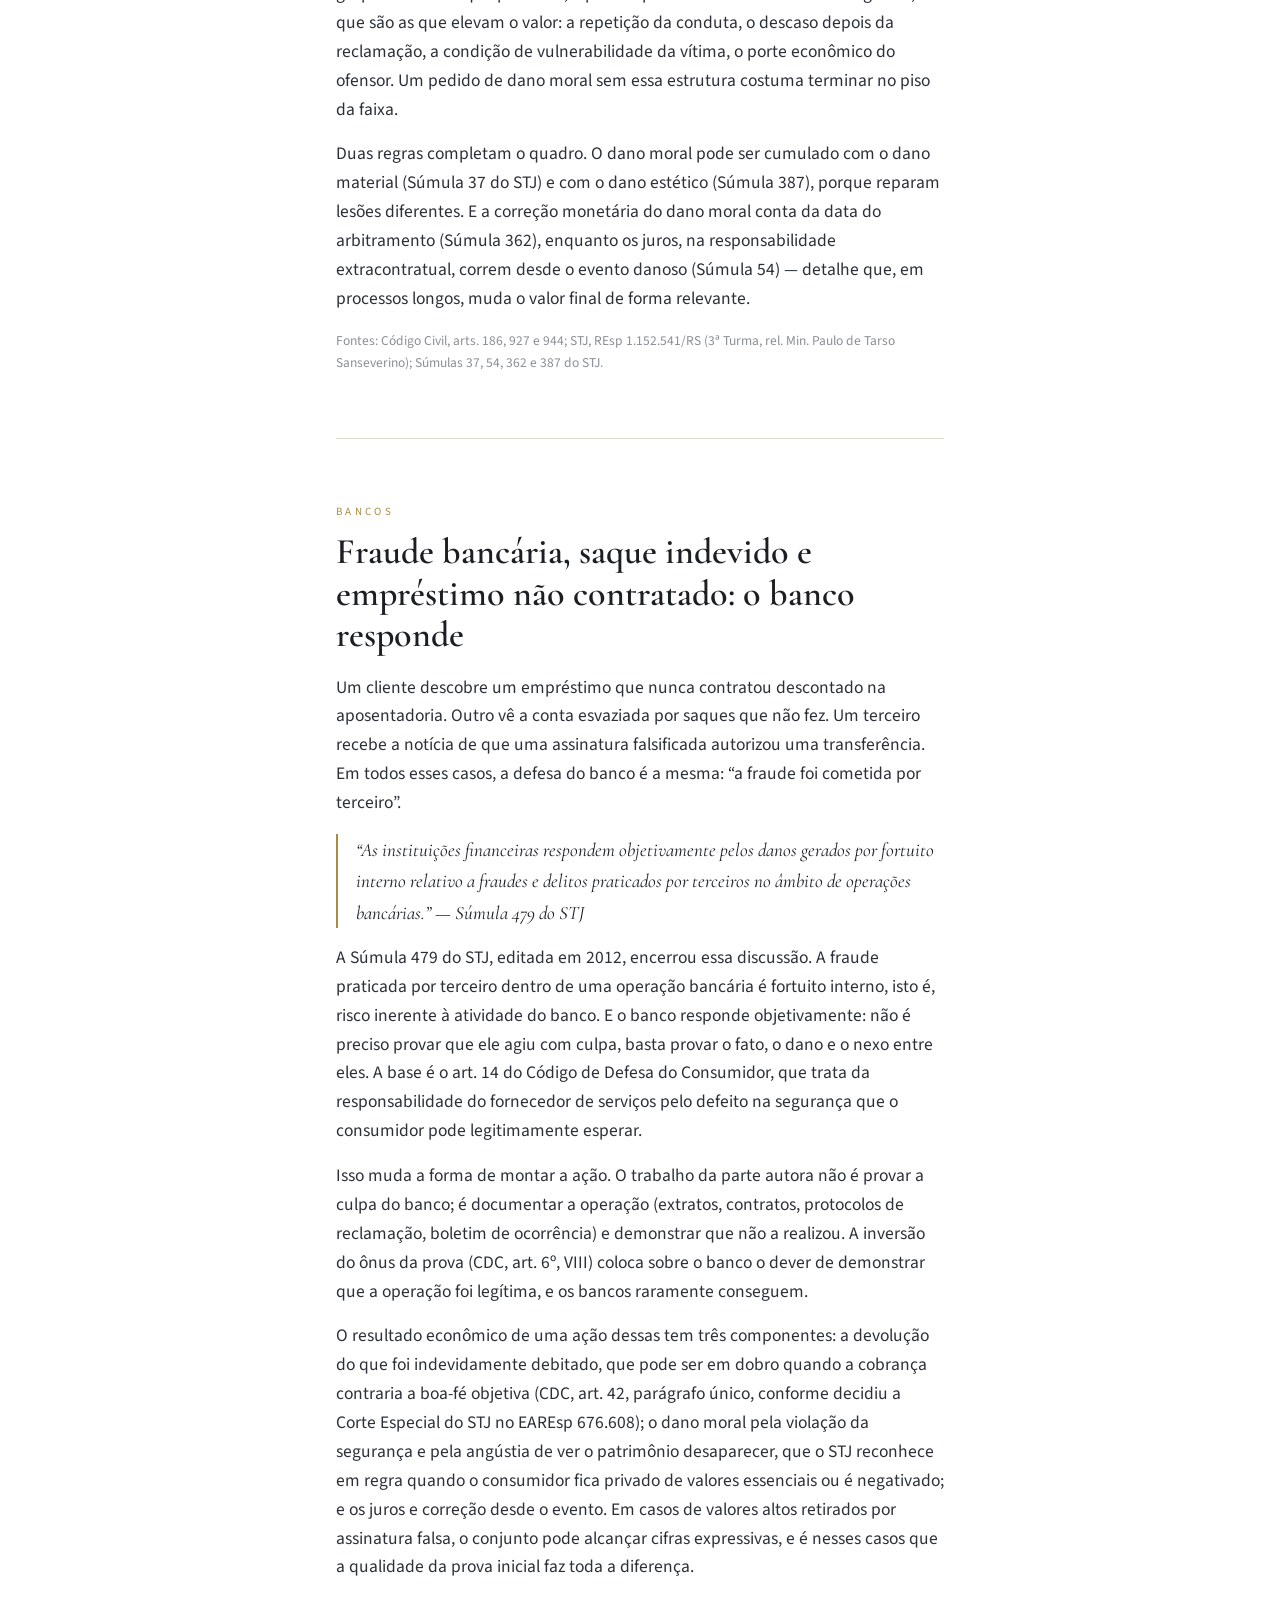
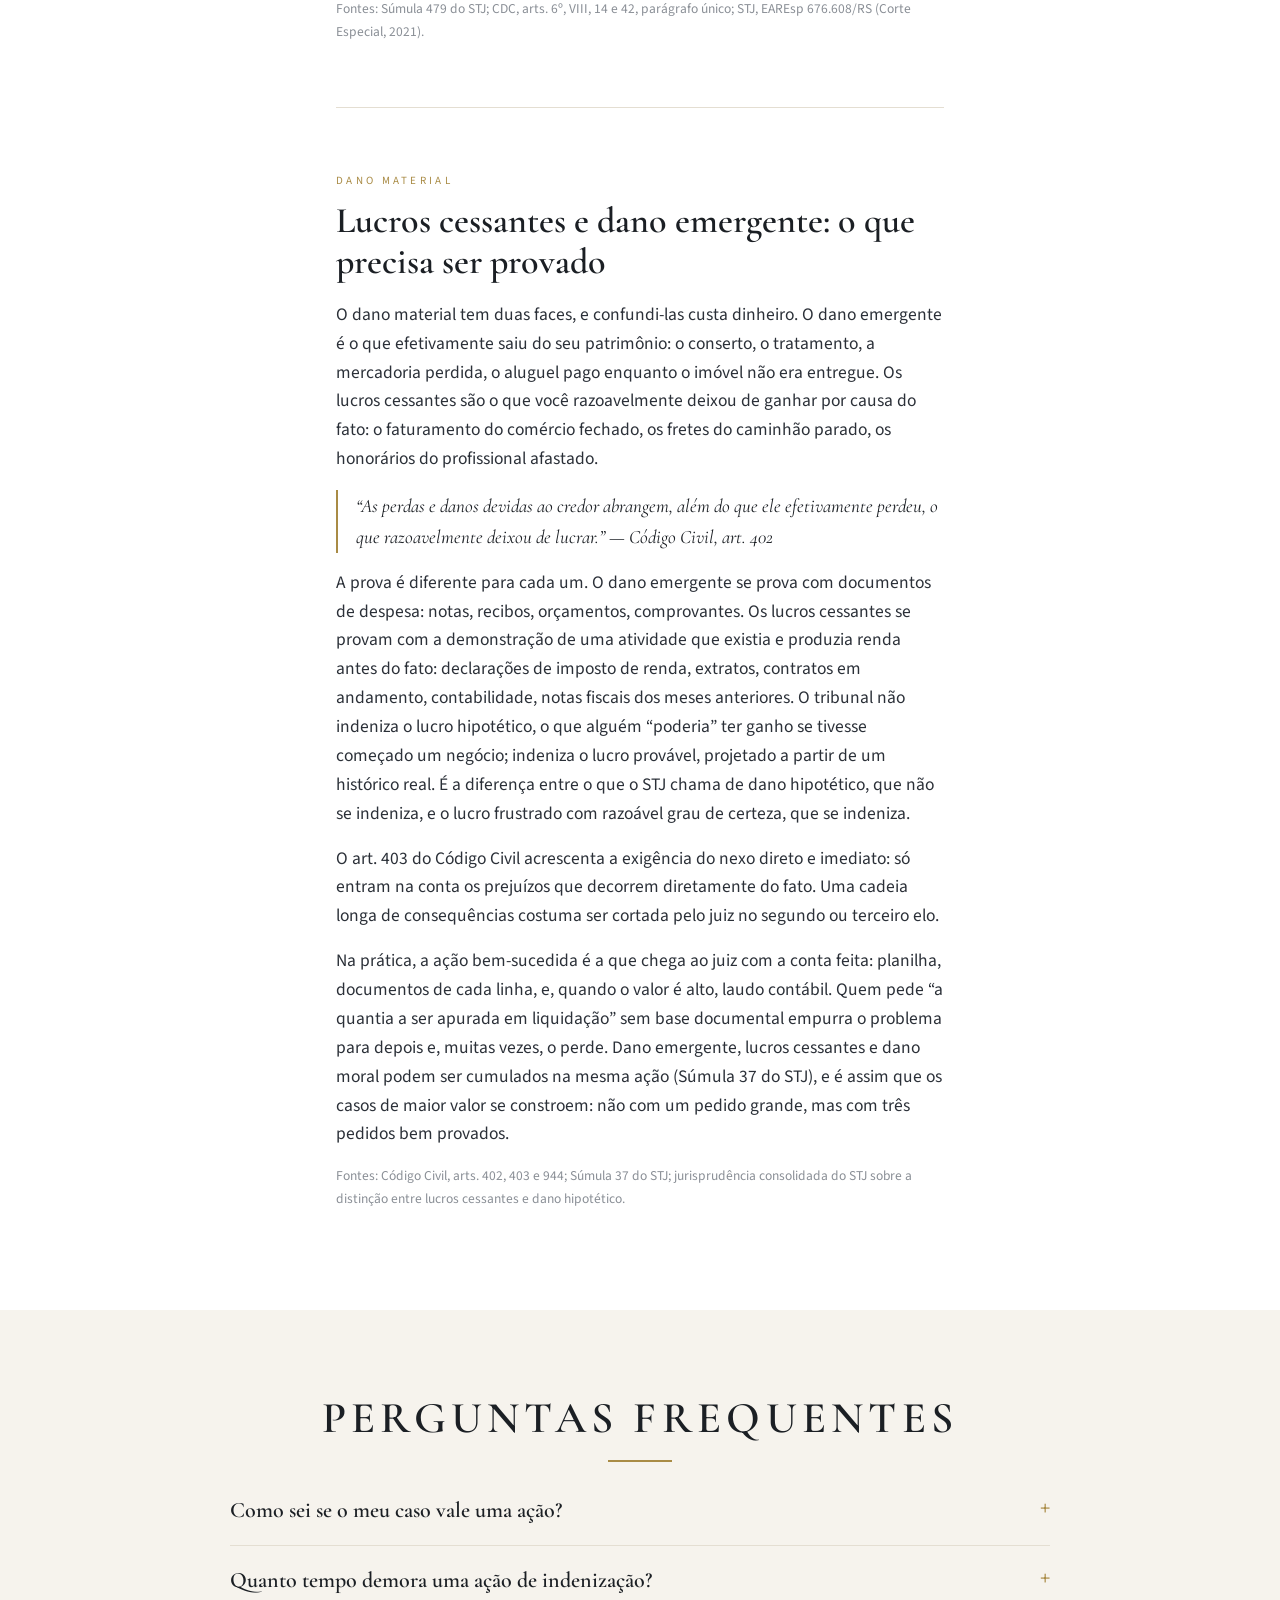
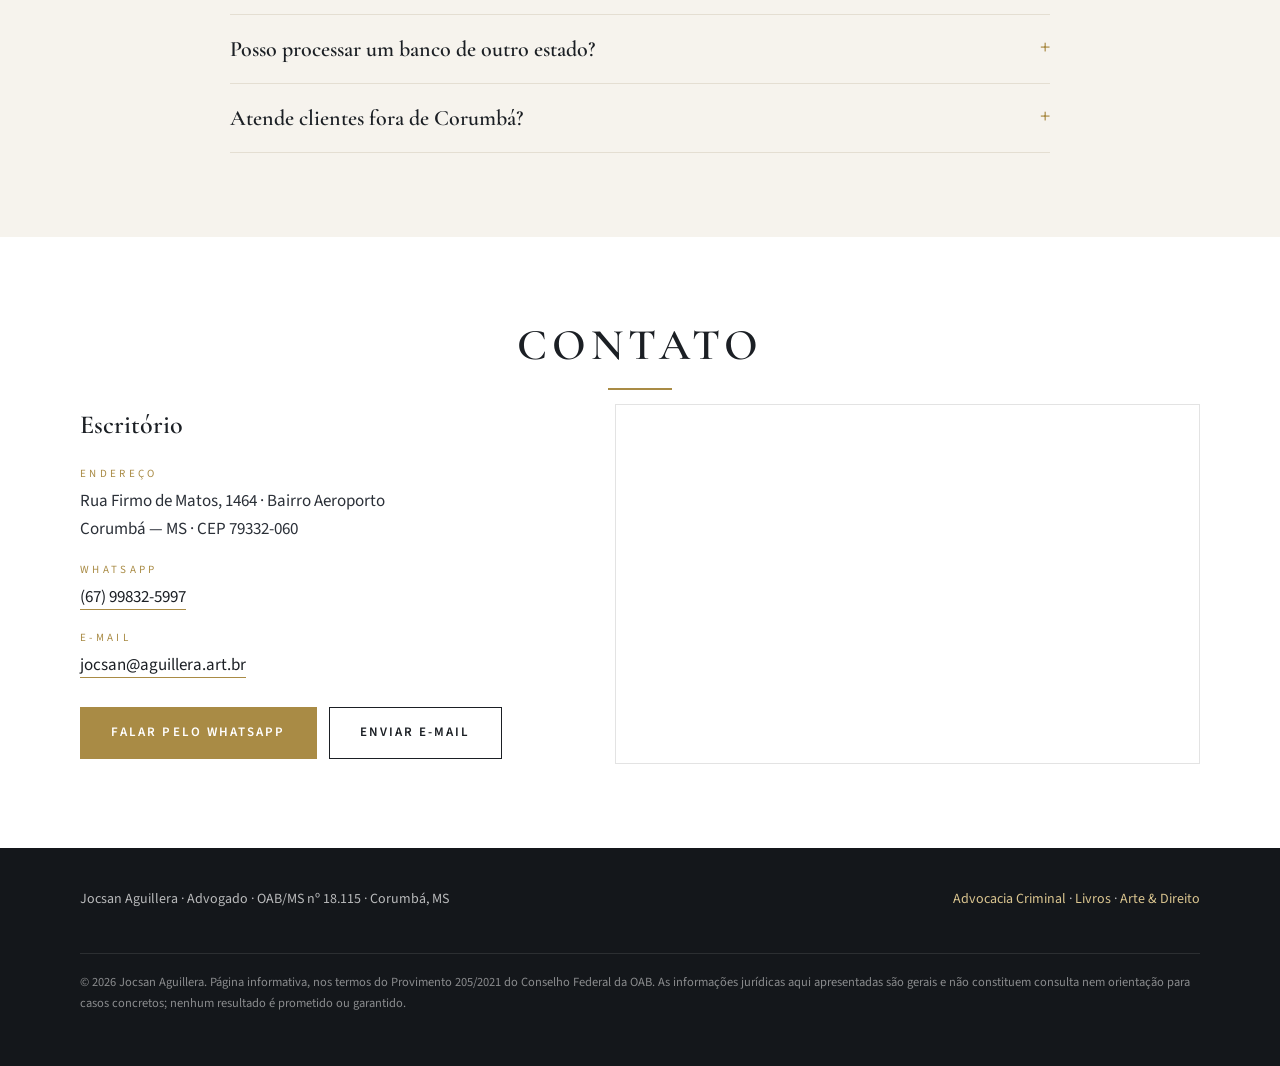
<file: advocacia-civil/index.html>
<!doctype html>
<html lang="pt-BR">
<head>
  <meta charset="utf-8">
  <meta name="viewport" content="width=device-width, initial-scale=1">
  <title>Advogado Civil — Indenizações, Contratos e Processo Civil | Jocsan Aguillera · Corumbá, MS</title>
  <meta name="description" content="Advocacia civil em Corumbá, MS, com atuação em todo o Brasil: indenizações por dano moral e material, ações contra bancos, erro médico, contratos, direito imobiliário, família e sucessões, execuções e recursos aos tribunais superiores. Jocsan Aguillera, OAB/MS 18.115.">
  <meta name="theme-color" content="#14171b">
  <link rel="canonical" href="https://aguillera.art.br/advocacia-civil/">
  <meta property="og:title" content="Advocacia Civil · Indenizações — Jocsan Aguillera">
  <meta property="og:description" content="Indenizações, contratos, imóveis, família e recursos. Direito civil e processo civil em Corumbá, MS, e em todo o Brasil.">
  <meta property="og:type" content="website">
  <meta property="og:url" content="https://aguillera.art.br/advocacia-civil/">
  <meta property="og:image" content="https://aguillera.art.br/og.png">
  <meta property="og:locale" content="pt_BR">
  <link rel="icon" href="../favicon.svg" type="image/svg+xml">
  <link rel="preconnect" href="https://fonts.googleapis.com">
  <link rel="preconnect" href="https://fonts.gstatic.com" crossorigin>
  <link href="https://fonts.googleapis.com/css2?family=Cormorant+Garamond:ital,wght@0,500;0,600;0,700;1,500&family=Source+Sans+3:wght@400;600&display=swap" rel="stylesheet">
  <link rel="stylesheet" href="../advocacia.css">
  <script type="application/ld+json">
  {
    "@context": "https://schema.org",
    "@type": "Attorney",
    "name": "Jocsan Aguillera — Advocacia Civil",
    "url": "https://aguillera.art.br/advocacia-civil/",
    "telephone": "+55 67 99832-5997",
    "email": "jocsan@aguillera.art.br",
    "image": "https://aguillera.art.br/og.png",
    "address": {"@type": "PostalAddress", "streetAddress": "Rua Firmo de Matos, 1464, Bairro Aeroporto", "addressLocality": "Corumbá", "addressRegion": "MS", "postalCode": "79332-060", "addressCountry": "BR"},
    "areaServed": ["Corumbá", "Ladário", "Mato Grosso do Sul", "Brasil"],
    "knowsAbout": ["Indenização por dano moral", "Indenização por dano material", "Responsabilidade civil", "Direito do consumidor", "Direito bancário", "Contratos", "Direito imobiliário", "Família e sucessões", "Processo civil", "Recurso especial"],
    "founder": {"@type": "Person", "name": "Jocsan Aguillera", "jobTitle": "Advogado, OAB/MS 18.115"}
  }
  </script>
  <!-- Medição de visitas sem cookies (Umami), a mesma da página inicial. -->
  <script defer src="https://cloud.umami.is/script.js" data-website-id="31c1da8b-d9c7-4291-9fe6-c475cef2140a"></script>
</head>
<body>

  <header class="topo">
    <div class="miolo">
      <a class="marca" href="./"><b>Jocsan Aguillera</b><small>Advocacia</small></a>
      <nav aria-label="Principal">
        <ul>
          <li><a href="../">Início</a></li>
          <li><a class="ativo" href="./">Advocacia Civil</a></li>
          <li><a href="../advogado-criminal-drogas/">Advocacia Criminal</a></li>
          <li><a href="#textos">Textos</a></li>
          <li><a href="../livros/">Livros</a></li>
          <li><a href="../sobre/">Sobre</a></li>
          <li><a href="#contato">Contato</a></li>
        </ul>
      </nav>
      <a class="fone" data-umami-event="whatsapp civel" href="https://wa.me/5567998325997">(67) 99832-5997</a>
    </div>
  </header>

  <section class="faixa">
    <div class="miolo">
      <p class="sobre">Direito Civil · Processo Civil</p>
      <h1>Advocacia Civil</h1>
      <p class="sub">Especialista em Direito Civil e Processo Civil</p>
      <p class="chamada">Indenizações contra bancos, empresas, hospitais e o Poder Público. Contratos, imóveis, família e sucessões. Da petição inicial ao Superior Tribunal de Justiça, com a convicção de que um processo bem construído desde a primeira página é o que decide o seu resultado.</p>
      <div class="acoes">
        <a class="btn cheio" href="#contato">Falar com o advogado</a>
        <a class="btn" href="#atuacao">Áreas de atuação</a>
      </div>
    </div>
  </section>

  <section class="branca" id="atuacao">
    <div class="miolo">
      <h2 class="titulo">Áreas de atuação</h2>
      <p class="intro">Contencioso cível em todas as instâncias — Mato Grosso do Sul, outros estados pelo processo eletrônico, e Tribunais Superiores.</p>
      <div class="areas">

        <article class="area destaque">
          <div class="icone"><svg viewBox="0 0 64 64" aria-hidden="true"><path d="M32 8v48M14 56h36M8 22h48M12 22l-7 16h14zM52 22l-7 16h14z"/><path d="M5 38a7 4 0 0 0 14 0M45 38a7 4 0 0 0 14 0"/></svg></div>
          <h3>Indenizações</h3>
          <p>Responsabilidade civil em sua forma mais concreta: reparar, em dinheiro, o dano que alguém causou. Dano moral, dano material, lucros cessantes, dano estético, pensão por morte ou incapacidade. Contra bancos e financeiras, planos de saúde, hospitais, construtoras, concessionárias, empresas e o Estado. Da avaliação honesta do valor que o caso comporta até a execução do que foi decidido.</p>
          <ul>
            <li>Fraudes bancárias, saques e empréstimos não reconhecidos</li>
            <li>Negativação indevida e cobrança abusiva</li>
            <li>Erro médico e falha hospitalar</li>
            <li>Acidentes, morte e incapacidade</li>
            <li>Atraso na entrega de imóvel</li>
            <li>Falhas de energia, telefonia e serviços essenciais</li>
            <li>Danos causados pelo Poder Público</li>
            <li>Ofensas à honra e à imagem</li>
          </ul>
        </article>

        <article class="area">
          <div class="icone"><svg viewBox="0 0 64 64" aria-hidden="true"><path d="M12 10h28l12 12v32H12z"/><path d="M40 10v12h12M20 32h24M20 40h24M20 48h16"/></svg></div>
          <h3>Contratos</h3>
          <p>Elaboração, revisão e disputa judicial de contratos: inadimplemento, rescisão, cláusulas abusivas, multas, compra e venda, prestação de serviços, parcerias.</p>
        </article>

        <article class="area">
          <div class="icone"><svg viewBox="0 0 64 64" aria-hidden="true"><path d="M8 30 32 10l24 20M14 26v28h36V26"/><path d="M26 54V38h12v16"/></svg></div>
          <h3>Direito Imobiliário</h3>
          <p>Usucapião, adjudicação compulsória, posse, regularização de imóveis, compra e venda, distratos e atraso de entrega, condomínio, locação.</p>
        </article>

        <article class="area">
          <div class="icone"><svg viewBox="0 0 64 64" aria-hidden="true"><circle cx="22" cy="20" r="7"/><circle cx="42" cy="20" r="7"/><path d="M8 50c0-10 6-16 14-16s14 6 14 16M28 50c0-10 6-16 14-16s14 6 14 16"/></svg></div>
          <h3>Família e Sucessões</h3>
          <p>Inventário e partilha, testamentos, divórcio, união estável, alimentos, guarda, exoneração de pensão, planejamento sucessório.</p>
        </article>

        <article class="area">
          <div class="icone"><svg viewBox="0 0 64 64" aria-hidden="true"><path d="M8 22h48v30H8zM8 30h48M16 44h12"/><path d="M12 22l20-10 20 10"/></svg></div>
          <h3>Direito Bancário e do Consumidor</h3>
          <p>Revisão de juros e tarifas, consignados e empréstimos não contratados, superendividamento, cartões, seguros, planos de saúde, vícios de produtos e serviços.</p>
        </article>

        <article class="area">
          <div class="icone"><svg viewBox="0 0 64 64" aria-hidden="true"><path d="M14 54h36M18 54V22h28v32M24 22V10h16v12M26 32h12M26 40h12"/></svg></div>
          <h3>Execuções e Cobranças</h3>
          <p>Cobrança judicial de créditos, execução de títulos e sentenças, defesa do executado, exceção de pré-executividade, embargos, penhora e leilão.</p>
        </article>

        <article class="area">
          <div class="icone"><svg viewBox="0 0 64 64" aria-hidden="true"><path d="M10 54h44M14 54V26h36v28M12 26 32 12l20 14M22 54V38h8v16M34 54V38h8v16"/></svg></div>
          <h3>Ações contra o Poder Público</h3>
          <p>Saúde (medicamentos, cirurgias, tratamentos), indenizações contra municípios e Estado, benefícios assistenciais e previdenciários, precatórios e RPV.</p>
        </article>

        <article class="area">
          <div class="icone"><svg viewBox="0 0 64 64" aria-hidden="true"><path d="M32 8 12 18v12c0 14 9 22 20 26 11-4 20-12 20-26V18z"/><path d="M24 32l6 6 12-12"/></svg></div>
          <h3>Recursos e Tribunais Superiores</h3>
          <p>Apelação, agravos, embargos de declaração, recurso especial ao STJ e extraordinário ao STF, com prequestionamento planejado desde a primeira instância.</p>
        </article>

      </div>
    </div>
  </section>

  <section id="advogado">
    <div class="miolo advogado">
      <div class="placa">
        <div class="mono">JA</div>
        <strong>Jocsan Aguillera</strong>
        <small>Advogado · OAB/MS 18.115</small>
        <hr>
        <p>Doze anos de advocacia<br>Corumbá, Mato Grosso do Sul<br>Atuação em todo o Brasil</p>
      </div>
      <div>
        <h2>Um processo é um argumento construído no tempo</h2>
        <p>Minha formação no direito civil passa por Pontes de Miranda: antes de perguntar quanto vale um caso, pergunto se o fato tem suporte na lei, se o direito nasceu, se ele é válido e se ainda é eficaz. Quando essas quatro portas estão abertas, a indenização deixa de ser uma esperança e vira uma consequência.</p>
        <p>Trabalho com o cliente desde o primeiro documento. A petição inicial é escrita já pensando na apelação, e a apelação já pensando no Superior Tribunal de Justiça. Não há peça improvisada: cada argumento é posto no processo porque vai ser necessário mais adiante.</p>
        <p>O cliente recebe, por escrito, a análise do caso antes de qualquer decisão — o que é possível, o que é provável e o que depende de prova. Sem promessa de resultado; com clareza sobre o caminho.</p>
      </div>
    </div>
  </section>

  <section class="branca" id="metodo">
    <div class="miolo">
      <h2 class="titulo">Como trabalho</h2>
      <div class="metodo">
        <article>
          <h3>Análise</h3>
          <p>Você envia os documentos. Eu leio tudo — contratos, extratos, laudos, mensagens — e identifico o fundamento jurídico e as provas que faltam.</p>
        </article>
        <article>
          <h3>Parecer por escrito</h3>
          <p>Você recebe a avaliação: a tese, o valor que o caso comporta segundo a jurisprudência, os riscos, os prazos e os custos. Decide com informação.</p>
        </article>
        <article>
          <h3>Condução</h3>
          <p>Cada peça do processo é construída para a instância seguinte. Você é informado de cada decisão e de cada movimento relevante.</p>
        </article>
      </div>
    </div>
  </section>

  <section class="escura" id="textos">
    <div class="miolo">
      <h2 class="titulo">Textos sobre indenizações</h2>
      <p class="intro">Três perguntas que todo cliente faz — respondidas com a lei e a jurisprudência, não com promessas.</p>
      <div class="textos">
        <article class="texto">
          <p class="tema">Dano moral</p>
          <h3>Quanto vale um dano moral? O método que o STJ usa para chegar ao número</h3>
          <p>Não existe tabela. Existe um método em duas fases, e entender esse método é o que separa um pedido sério de um chute.</p>
          <a href="#texto-1">Ler o texto →</a>
        </article>
        <article class="texto">
          <p class="tema">Bancos</p>
          <h3>Fraude bancária, saque indevido e empréstimo não contratado: o banco responde</h3>
          <p>A Súmula 479 do STJ encerrou a discussão: a fraude é risco do negócio bancário, e o banco responde mesmo sem culpa.</p>
          <a href="#texto-2">Ler o texto →</a>
        </article>
        <article class="texto">
          <p class="tema">Dano material</p>
          <h3>Lucros cessantes e dano emergente: o que precisa ser provado</h3>
          <p>O que você perdeu e o que deixou de ganhar são coisas diferentes, provadas de formas diferentes — e somadas na mesma ação.</p>
          <a href="#texto-3">Ler o texto →</a>
        </article>
      </div>
    </div>
  </section>

  <section class="branca" id="artigos">
    <div class="miolo">

      <article class="artigo" id="texto-1">
        <p class="tema">Dano moral</p>
        <h3>Quanto vale um dano moral? O método que o STJ usa para chegar ao número</h3>
        <p>A pergunta mais frequente num escritório de advocacia civil é também a mais mal respondida na internet. Não existe tabela de dano moral no Brasil. O Código Civil diz apenas que a indenização se mede pela extensão do dano (art. 944) e que quem causa dano a outrem, por ato ilícito, fica obrigado a repará-lo (arts. 186 e 927). O valor é arbitrado pelo juiz.</p>
        <p class="lei">“A indenização mede-se pela extensão do dano.” — Código Civil, art. 944</p>
        <p>Para que esse arbitramento não fosse loteria, o Superior Tribunal de Justiça consolidou o chamado método bifásico, a partir do REsp 1.152.541/RS. Na primeira fase, o julgador fixa um valor básico olhando para o interesse jurídico lesado e para o que os tribunais vêm decidindo em casos semelhantes: negativação indevida, morte de familiar, erro médico, cada grupo tem uma faixa. Na segunda fase, ajusta esse valor às circunstâncias do caso concreto: a gravidade do fato, a culpa do ofensor, a condição econômica das partes, a conduta da vítima, a reincidência.</p>
        <p>Isso tem consequência prática para quem pretende ingressar com a ação. O pedido precisa dialogar com a primeira fase, ou seja, com os precedentes do grupo de casos a que pertence, e precisa provar as circunstâncias da segunda, que são as que elevam o valor: a repetição da conduta, o descaso depois da reclamação, a condição de vulnerabilidade da vítima, o porte econômico do ofensor. Um pedido de dano moral sem essa estrutura costuma terminar no piso da faixa.</p>
        <p>Duas regras completam o quadro. O dano moral pode ser cumulado com o dano material (Súmula 37 do STJ) e com o dano estético (Súmula 387), porque reparam lesões diferentes. E a correção monetária do dano moral conta da data do arbitramento (Súmula 362), enquanto os juros, na responsabilidade extracontratual, correm desde o evento danoso (Súmula 54) — detalhe que, em processos longos, muda o valor final de forma relevante.</p>
        <p class="fontes">Fontes: Código Civil, arts. 186, 927 e 944; STJ, REsp 1.152.541/RS (3ª Turma, rel. Min. Paulo de Tarso Sanseverino); Súmulas 37, 54, 362 e 387 do STJ.</p>
      </article>

      <article class="artigo" id="texto-2">
        <p class="tema">Bancos</p>
        <h3>Fraude bancária, saque indevido e empréstimo não contratado: o banco responde</h3>
        <p>Um cliente descobre um empréstimo que nunca contratou descontado na aposentadoria. Outro vê a conta esvaziada por saques que não fez. Um terceiro recebe a notícia de que uma assinatura falsificada autorizou uma transferência. Em todos esses casos, a defesa do banco é a mesma: “a fraude foi cometida por terceiro”.</p>
        <p class="lei">“As instituições financeiras respondem objetivamente pelos danos gerados por fortuito interno relativo a fraudes e delitos praticados por terceiros no âmbito de operações bancárias.” — Súmula 479 do STJ</p>
        <p>A Súmula 479 do STJ, editada em 2012, encerrou essa discussão. A fraude praticada por terceiro dentro de uma operação bancária é fortuito interno, isto é, risco inerente à atividade do banco. E o banco responde objetivamente: não é preciso provar que ele agiu com culpa, basta provar o fato, o dano e o nexo entre eles. A base é o art. 14 do Código de Defesa do Consumidor, que trata da responsabilidade do fornecedor de serviços pelo defeito na segurança que o consumidor pode legitimamente esperar.</p>
        <p>Isso muda a forma de montar a ação. O trabalho da parte autora não é provar a culpa do banco; é documentar a operação (extratos, contratos, protocolos de reclamação, boletim de ocorrência) e demonstrar que não a realizou. A inversão do ônus da prova (CDC, art. 6º, VIII) coloca sobre o banco o dever de demonstrar que a operação foi legítima, e os bancos raramente conseguem.</p>
        <p>O resultado econômico de uma ação dessas tem três componentes: a devolução do que foi indevidamente debitado, que pode ser em dobro quando a cobrança contraria a boa-fé objetiva (CDC, art. 42, parágrafo único, conforme decidiu a Corte Especial do STJ no EAREsp 676.608); o dano moral pela violação da segurança e pela angústia de ver o patrimônio desaparecer, que o STJ reconhece em regra quando o consumidor fica privado de valores essenciais ou é negativado; e os juros e correção desde o evento. Em casos de valores altos retirados por assinatura falsa, o conjunto pode alcançar cifras expressivas, e é nesses casos que a qualidade da prova inicial faz toda a diferença.</p>
        <p class="fontes">Fontes: Súmula 479 do STJ; CDC, arts. 6º, VIII, 14 e 42, parágrafo único; STJ, EAREsp 676.608/RS (Corte Especial, 2021).</p>
      </article>

      <article class="artigo" id="texto-3">
        <p class="tema">Dano material</p>
        <h3>Lucros cessantes e dano emergente: o que precisa ser provado</h3>
        <p>O dano material tem duas faces, e confundi-las custa dinheiro. O dano emergente é o que efetivamente saiu do seu patrimônio: o conserto, o tratamento, a mercadoria perdida, o aluguel pago enquanto o imóvel não era entregue. Os lucros cessantes são o que você razoavelmente deixou de ganhar por causa do fato: o faturamento do comércio fechado, os fretes do caminhão parado, os honorários do profissional afastado.</p>
        <p class="lei">“As perdas e danos devidas ao credor abrangem, além do que ele efetivamente perdeu, o que razoavelmente deixou de lucrar.” — Código Civil, art. 402</p>
        <p>A prova é diferente para cada um. O dano emergente se prova com documentos de despesa: notas, recibos, orçamentos, comprovantes. Os lucros cessantes se provam com a demonstração de uma atividade que existia e produzia renda antes do fato: declarações de imposto de renda, extratos, contratos em andamento, contabilidade, notas fiscais dos meses anteriores. O tribunal não indeniza o lucro hipotético, o que alguém “poderia” ter ganho se tivesse começado um negócio; indeniza o lucro provável, projetado a partir de um histórico real. É a diferença entre o que o STJ chama de dano hipotético, que não se indeniza, e o lucro frustrado com razoável grau de certeza, que se indeniza.</p>
        <p>O art. 403 do Código Civil acrescenta a exigência do nexo direto e imediato: só entram na conta os prejuízos que decorrem diretamente do fato. Uma cadeia longa de consequências costuma ser cortada pelo juiz no segundo ou terceiro elo.</p>
        <p>Na prática, a ação bem-sucedida é a que chega ao juiz com a conta feita: planilha, documentos de cada linha, e, quando o valor é alto, laudo contábil. Quem pede “a quantia a ser apurada em liquidação” sem base documental empurra o problema para depois e, muitas vezes, o perde. Dano emergente, lucros cessantes e dano moral podem ser cumulados na mesma ação (Súmula 37 do STJ), e é assim que os casos de maior valor se constroem: não com um pedido grande, mas com três pedidos bem provados.</p>
        <p class="fontes">Fontes: Código Civil, arts. 402, 403 e 944; Súmula 37 do STJ; jurisprudência consolidada do STJ sobre a distinção entre lucros cessantes e dano hipotético.</p>
      </article>

    </div>
  </section>

  <section id="perguntas">
    <div class="miolo">
      <h2 class="titulo">Perguntas frequentes</h2>
      <div class="perguntas">
        <details>
          <summary>Como sei se o meu caso vale uma ação?</summary>
          <p>Envie os documentos. A análise inicial identifica se há fundamento jurídico, se as provas são suficientes e qual o valor que a jurisprudência vem reconhecendo em casos semelhantes. Você recebe isso por escrito antes de decidir.</p>
        </details>
        <details>
          <summary>Quanto tempo demora uma ação de indenização?</summary>
          <p>Depende da comarca, da complexidade e do réu. Em Mato Grosso do Sul, uma ação cível de média complexidade leva, em regra, de um a dois anos em primeira instância; se houver recurso, mais um a dois anos no tribunal. Casos que chegam ao STJ levam mais. Algumas situações comportam tutela de urgência, que antecipa parte do resultado.</p>
        </details>
        <details>
          <summary>Posso processar um banco de outro estado?</summary>
          <p>Sim. Nas relações de consumo, a ação pode ser proposta no domicílio do consumidor (CDC, art. 101, I). Os processos são eletrônicos e as audiências costumam ser por vídeo, de modo que o lugar do réu deixou de ser um obstáculo.</p>
        </details>
        <details>
          <summary>Atende clientes fora de Corumbá?</summary>
          <p>Sim. O escritório atua em todo o Mato Grosso do Sul e em outros estados por meio do processo eletrônico, além do STJ e do STF.</p>
        </details>
      </div>
    </div>
  </section>

  <section class="branca" id="contato">
    <div class="miolo">
      <h2 class="titulo">Contato</h2>
      <div class="contato">
        <div>
          <h3>Escritório</h3>
          <dl>
            <dt>Endereço</dt>
            <dd>Rua Firmo de Matos, 1464 · Bairro Aeroporto<br>Corumbá — MS · CEP 79332-060</dd>
            <dt>WhatsApp</dt>
            <dd><a data-umami-event="whatsapp civel" href="https://wa.me/5567998325997?text=Ol%C3%A1%2C%20Dr.%20Jocsan.%20Gostaria%20de%20uma%20an%C3%A1lise%20de%20um%20caso%20c%C3%ADvel.">(67) 99832-5997</a></dd>
            <dt>E-mail</dt>
            <dd><a href="mailto:jocsan@aguillera.art.br">jocsan@aguillera.art.br</a></dd>
          </dl>
          <div class="acoes">
            <a class="btn cheio" data-umami-event="whatsapp civel" href="https://wa.me/5567998325997?text=Ol%C3%A1%2C%20Dr.%20Jocsan.%20Gostaria%20de%20uma%20an%C3%A1lise%20de%20um%20caso%20c%C3%ADvel.">Falar pelo WhatsApp</a>
            <a class="btn escuro" href="mailto:jocsan@aguillera.art.br">Enviar e-mail</a>
          </div>
        </div>
        <iframe title="Mapa do escritório" loading="lazy" referrerpolicy="no-referrer-when-downgrade" src="https://www.google.com/maps?q=Rua+Firmo+de+Matos,+1464,+Bairro+Aeroporto,+Corumb%C3%A1+-+MS&amp;z=16&amp;output=embed"></iframe>
      </div>
    </div>
  </section>

  <footer>
    <div class="miolo">
      <div>Jocsan Aguillera · Advogado · OAB/MS nº 18.115 · Corumbá, MS</div>
      <div><a href="../advogado-criminal-drogas/">Advocacia Criminal</a> · <a href="../livros/">Livros</a> · <a href="../">Arte &amp; Direito</a></div>
      <p class="aviso">© <span id="ano"></span> Jocsan Aguillera. Página informativa, nos termos do Provimento 205/2021 do Conselho Federal da OAB. As informações jurídicas aqui apresentadas são gerais e não constituem consulta nem orientação para casos concretos; nenhum resultado é prometido ou garantido.</p>
    </div>
  </footer>

  <a class="zap" data-umami-event="whatsapp civel" href="https://wa.me/5567998325997" aria-label="WhatsApp"><svg viewBox="0 0 32 32" aria-hidden="true"><path d="M16 3C9 3 3.3 8.7 3.3 15.7c0 2.5.7 4.9 2 7L3 29l6.5-2.1c2 1.1 4.2 1.7 6.5 1.7 7 0 12.7-5.7 12.7-12.7S23 3 16 3zm0 23.2c-2 0-4-.6-5.7-1.6l-.4-.2-3.9 1.2 1.3-3.7-.3-.4a10.4 10.4 0 1 1 9 5.1zm5.8-7.8c-.3-.2-1.9-.9-2.2-1-.3-.1-.5-.2-.7.2l-1 1.2c-.2.2-.4.2-.7.1-.3-.2-1.3-.5-2.6-1.6-1-.9-1.6-1.9-1.8-2.2-.2-.3 0-.5.1-.6l.5-.6.3-.5c.1-.2 0-.4 0-.6l-1-2.3c-.3-.6-.5-.5-.7-.5h-.6c-.2 0-.6.1-.9.4-.3.3-1.1 1.1-1.1 2.7s1.2 3.2 1.3 3.4c.2.2 2.3 3.5 5.6 4.9 2.8 1.1 3.3.9 3.9.8.6-.1 1.9-.8 2.2-1.5.3-.8.3-1.4.2-1.5-.1-.2-.3-.3-.6-.4z"/></svg></a>
  <script>document.getElementById('ano').textContent = new Date().getFullYear();</script>
</body>
</html>
</file>
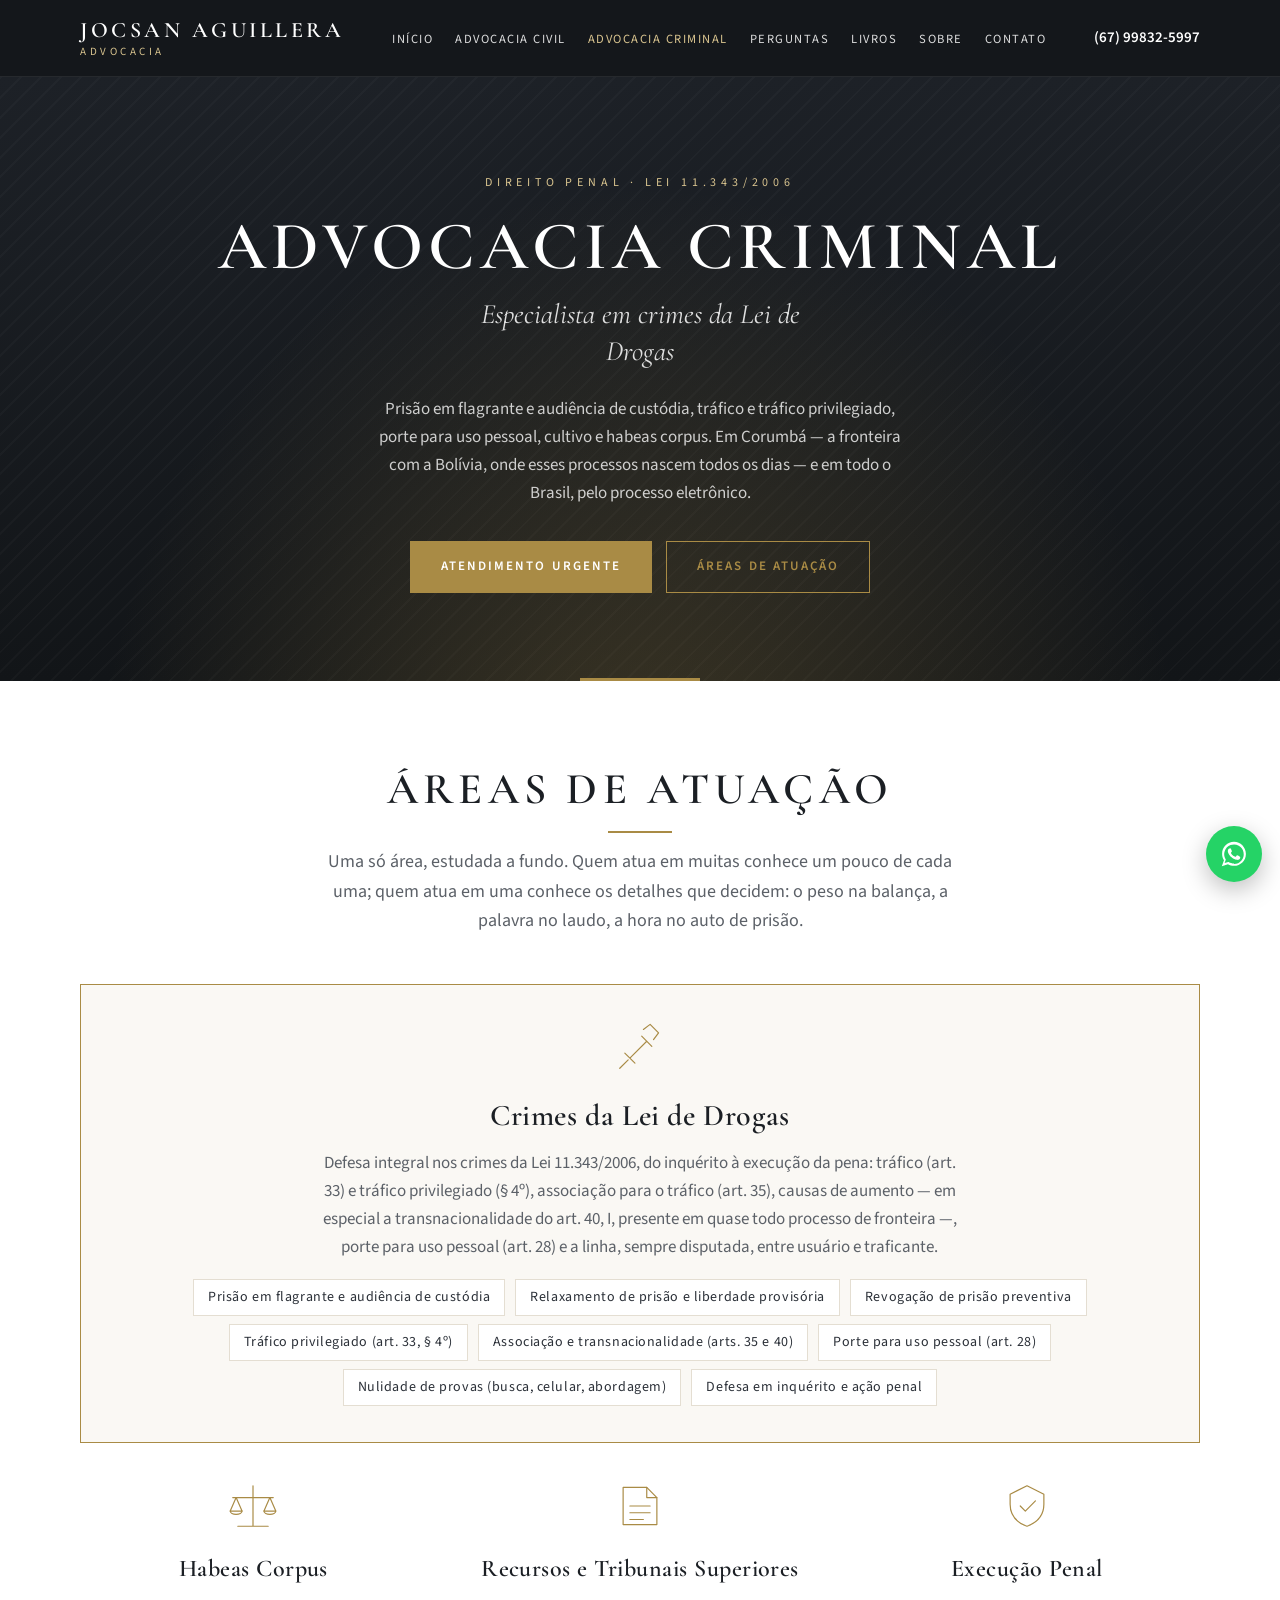
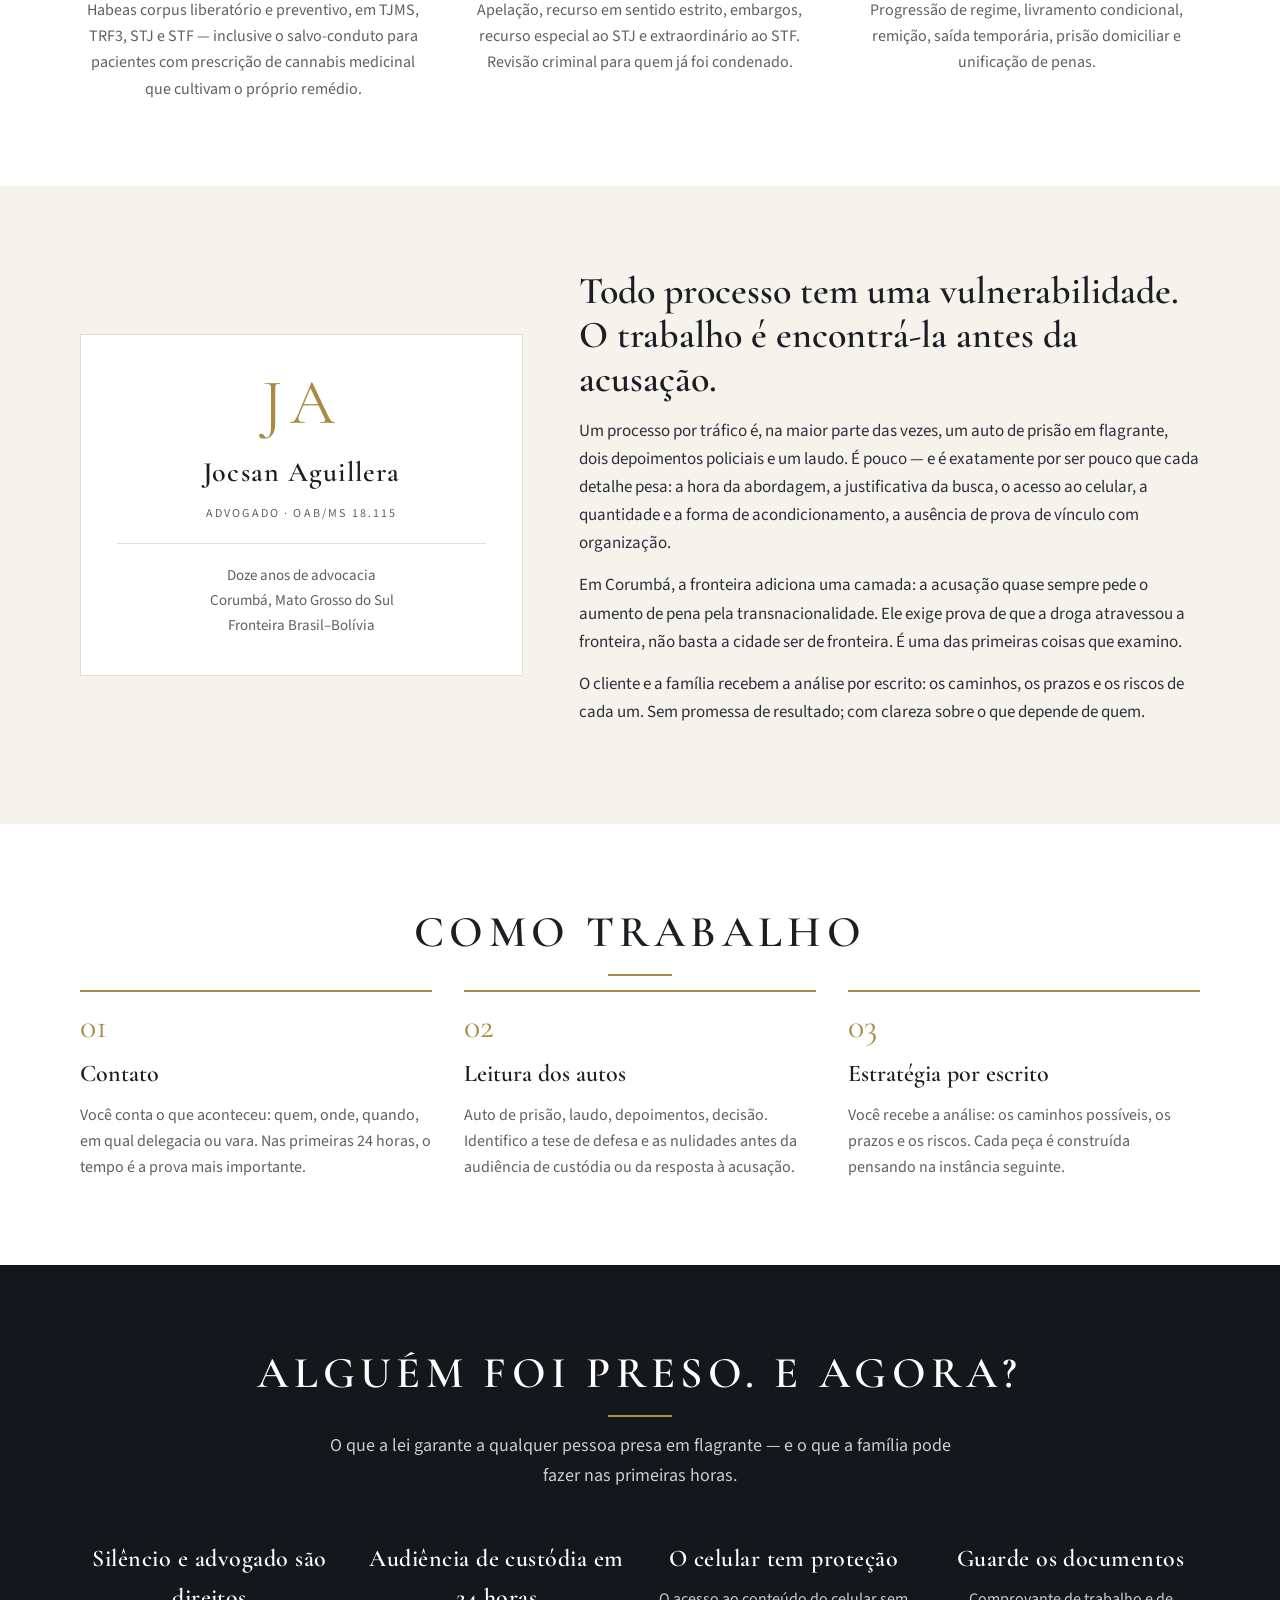
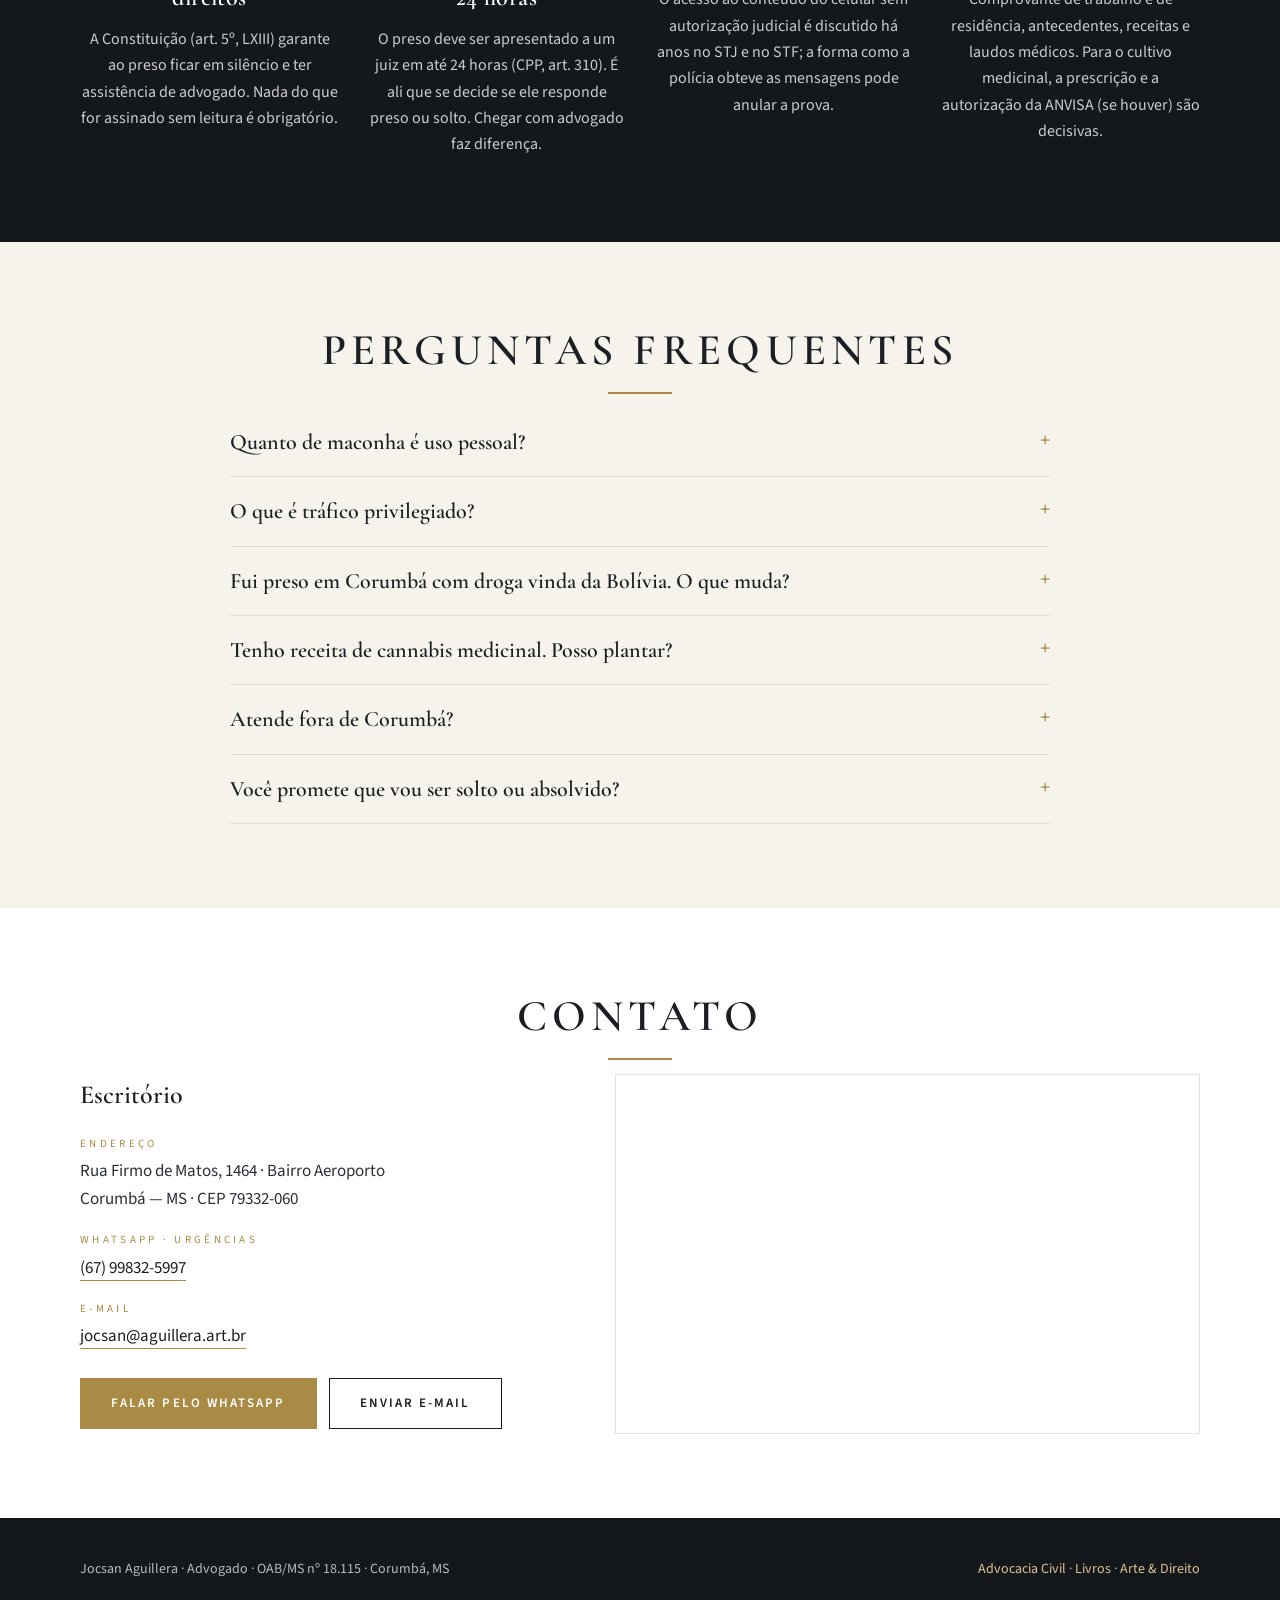
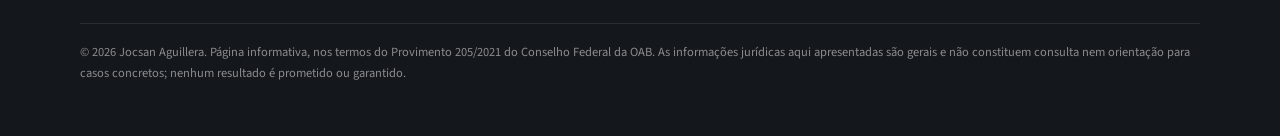
<file: advogado-criminal-drogas/index.html>
<!doctype html>
<html lang="pt-BR">
<head>
  <meta charset="utf-8">
  <meta name="viewport" content="width=device-width, initial-scale=1">
  <title>Advogado Criminal — Especialista em Crimes da Lei de Drogas | Jocsan Aguillera · Corumbá, MS</title>
  <meta name="description" content="Advocacia criminal especializada nos crimes da Lei de Drogas (Lei 11.343/2006): prisão em flagrante, audiência de custódia, tráfico, tráfico privilegiado, porte para uso, cultivo e habeas corpus. Jocsan Aguillera, OAB/MS 18.115, Corumbá — atendimento em todo o Brasil.">
  <meta name="theme-color" content="#14171b">
  <link rel="canonical" href="https://aguillera.art.br/advogado-criminal-drogas/">
  <meta property="og:title" content="Advocacia Criminal · Lei de Drogas — Jocsan Aguillera">
  <meta property="og:description" content="Defesa em prisões em flagrante, tráfico, porte para uso, cultivo e habeas corpus. Corumbá, MS, e todo o Brasil.">
  <meta property="og:type" content="website">
  <meta property="og:url" content="https://aguillera.art.br/advogado-criminal-drogas/">
  <meta property="og:image" content="https://aguillera.art.br/og.png">
  <meta property="og:locale" content="pt_BR">
  <link rel="icon" href="../favicon.svg" type="image/svg+xml">
  <link rel="preconnect" href="https://fonts.googleapis.com">
  <link rel="preconnect" href="https://fonts.gstatic.com" crossorigin>
  <link href="https://fonts.googleapis.com/css2?family=Cormorant+Garamond:ital,wght@0,500;0,600;0,700;1,500&family=Source+Sans+3:wght@400;600&display=swap" rel="stylesheet">
  <link rel="stylesheet" href="../advocacia.css">
  <script type="application/ld+json">
  {
    "@context": "https://schema.org",
    "@type": "Attorney",
    "name": "Jocsan Aguillera — Advocacia Criminal",
    "url": "https://aguillera.art.br/advogado-criminal-drogas/",
    "telephone": "+55 67 99832-5997",
    "email": "jocsan@aguillera.art.br",
    "image": "https://aguillera.art.br/og.png",
    "address": {"@type": "PostalAddress", "streetAddress": "Rua Firmo de Matos, 1464, Bairro Aeroporto", "addressLocality": "Corumbá", "addressRegion": "MS", "postalCode": "79332-060", "addressCountry": "BR"},
    "areaServed": ["Corumbá", "Ladário", "Mato Grosso do Sul", "Brasil"],
    "knowsAbout": ["Lei de Drogas (Lei 11.343/2006)", "Tráfico de drogas", "Tráfico privilegiado", "Habeas corpus", "Audiência de custódia", "Cultivo de cannabis medicinal"],
    "founder": {"@type": "Person", "name": "Jocsan Aguillera", "jobTitle": "Advogado, OAB/MS 18.115"}
  }
  </script>
  <!-- Medição de visitas sem cookies (Umami), a mesma da página inicial. -->
  <script defer src="https://cloud.umami.is/script.js" data-website-id="31c1da8b-d9c7-4291-9fe6-c475cef2140a"></script>
</head>
<body>

  <header class="topo">
    <div class="miolo">
      <a class="marca" href="./"><b>Jocsan Aguillera</b><small>Advocacia</small></a>
      <nav aria-label="Principal">
        <ul>
          <li><a href="../">Início</a></li>
          <li><a href="../advocacia-civil/">Advocacia Civil</a></li>
          <li><a class="ativo" href="./">Advocacia Criminal</a></li>
          <li><a href="#perguntas">Perguntas</a></li>
          <li><a href="../livros/">Livros</a></li>
          <li><a href="../sobre/">Sobre</a></li>
          <li><a href="#contato">Contato</a></li>
        </ul>
      </nav>
      <a class="fone" data-umami-event="whatsapp criminal" href="https://wa.me/5567998325997">(67) 99832-5997</a>
    </div>
  </header>

  <section class="faixa">
    <div class="miolo">
      <p class="sobre">Direito Penal · Lei 11.343/2006</p>
      <h1>Advocacia Criminal</h1>
      <p class="sub">Especialista em crimes da Lei de Drogas</p>
      <p class="chamada">Prisão em flagrante e audiência de custódia, tráfico e tráfico privilegiado, porte para uso pessoal, cultivo e habeas corpus. Em Corumbá — a fronteira com a Bolívia, onde esses processos nascem todos os dias — e em todo o Brasil, pelo processo eletrônico.</p>
      <div class="acoes">
        <a class="btn cheio" data-umami-event="whatsapp criminal" href="https://wa.me/5567998325997?text=Ol%C3%A1%2C%20Dr.%20Jocsan.%20Preciso%20de%20orienta%C3%A7%C3%A3o%20em%20um%20caso%20da%20Lei%20de%20Drogas.">Atendimento urgente</a>
        <a class="btn" href="#atuacao">Áreas de atuação</a>
      </div>
    </div>
  </section>

  <section class="branca" id="atuacao">
    <div class="miolo">
      <h2 class="titulo">Áreas de atuação</h2>
      <p class="intro">Uma só área, estudada a fundo. Quem atua em muitas conhece um pouco de cada uma; quem atua em uma conhece os detalhes que decidem: o peso na balança, a palavra no laudo, a hora no auto de prisão.</p>
      <div class="areas">

        <article class="area destaque">
          <div class="icone"><svg viewBox="0 0 64 64" aria-hidden="true"><path d="M20 44 40 24M14 38l12 12M34 18l12 12M8 56l10-10M36 10l8-6 10 10-6 8"/></svg></div>
          <h3>Crimes da Lei de Drogas</h3>
          <p>Defesa integral nos crimes da Lei 11.343/2006, do inquérito à execução da pena: tráfico (art. 33) e tráfico privilegiado (§ 4º), associação para o tráfico (art. 35), causas de aumento — em especial a transnacionalidade do art. 40, I, presente em quase todo processo de fronteira —, porte para uso pessoal (art. 28) e a linha, sempre disputada, entre usuário e traficante.</p>
          <ul>
            <li>Prisão em flagrante e audiência de custódia</li>
            <li>Relaxamento de prisão e liberdade provisória</li>
            <li>Revogação de prisão preventiva</li>
            <li>Tráfico privilegiado (art. 33, § 4º)</li>
            <li>Associação e transnacionalidade (arts. 35 e 40)</li>
            <li>Porte para uso pessoal (art. 28)</li>
            <li>Nulidade de provas (busca, celular, abordagem)</li>
            <li>Defesa em inquérito e ação penal</li>
          </ul>
        </article>

        <article class="area">
          <div class="icone"><svg viewBox="0 0 64 64" aria-hidden="true"><path d="M32 8v48M14 56h36M8 22h48M12 22l-7 16h14zM52 22l-7 16h14z"/><path d="M5 38a7 4 0 0 0 14 0M45 38a7 4 0 0 0 14 0"/></svg></div>
          <h3>Habeas Corpus</h3>
          <p>Habeas corpus liberatório e preventivo, em TJMS, TRF3, STJ e STF — inclusive o salvo-conduto para pacientes com prescrição de cannabis medicinal que cultivam o próprio remédio.</p>
        </article>

        <article class="area">
          <div class="icone"><svg viewBox="0 0 64 64" aria-hidden="true"><path d="M12 10h28l12 12v32H12z"/><path d="M40 10v12h12M20 32h24M20 40h24M20 48h16"/></svg></div>
          <h3>Recursos e Tribunais Superiores</h3>
          <p>Apelação, recurso em sentido estrito, embargos, recurso especial ao STJ e extraordinário ao STF. Revisão criminal para quem já foi condenado.</p>
        </article>

        <article class="area">
          <div class="icone"><svg viewBox="0 0 64 64" aria-hidden="true"><path d="M32 8 12 18v12c0 14 9 22 20 26 11-4 20-12 20-26V18z"/><path d="M24 32l6 6 12-12"/></svg></div>
          <h3>Execução Penal</h3>
          <p>Progressão de regime, livramento condicional, remição, saída temporária, prisão domiciliar e unificação de penas.</p>
        </article>

      </div>
    </div>
  </section>

  <section id="advogado">
    <div class="miolo advogado">
      <div class="placa">
        <div class="mono">JA</div>
        <strong>Jocsan Aguillera</strong>
        <small>Advogado · OAB/MS 18.115</small>
        <hr>
        <p>Doze anos de advocacia<br>Corumbá, Mato Grosso do Sul<br>Fronteira Brasil–Bolívia</p>
      </div>
      <div>
        <h2>Todo processo tem uma vulnerabilidade. O trabalho é encontrá-la antes da acusação.</h2>
        <p>Um processo por tráfico é, na maior parte das vezes, um auto de prisão em flagrante, dois depoimentos policiais e um laudo. É pouco — e é exatamente por ser pouco que cada detalhe pesa: a hora da abordagem, a justificativa da busca, o acesso ao celular, a quantidade e a forma de acondicionamento, a ausência de prova de vínculo com organização.</p>
        <p>Em Corumbá, a fronteira adiciona uma camada: a acusação quase sempre pede o aumento de pena pela transnacionalidade. Ele exige prova de que a droga atravessou a fronteira, não basta a cidade ser de fronteira. É uma das primeiras coisas que examino.</p>
        <p>O cliente e a família recebem a análise por escrito: os caminhos, os prazos e os riscos de cada um. Sem promessa de resultado; com clareza sobre o que depende de quem.</p>
      </div>
    </div>
  </section>

  <section class="branca" id="metodo">
    <div class="miolo">
      <h2 class="titulo">Como trabalho</h2>
      <div class="metodo">
        <article>
          <h3>Contato</h3>
          <p>Você conta o que aconteceu: quem, onde, quando, em qual delegacia ou vara. Nas primeiras 24 horas, o tempo é a prova mais importante.</p>
        </article>
        <article>
          <h3>Leitura dos autos</h3>
          <p>Auto de prisão, laudo, depoimentos, decisão. Identifico a tese de defesa e as nulidades antes da audiência de custódia ou da resposta à acusação.</p>
        </article>
        <article>
          <h3>Estratégia por escrito</h3>
          <p>Você recebe a análise: os caminhos possíveis, os prazos e os riscos. Cada peça é construída pensando na instância seguinte.</p>
        </article>
      </div>
    </div>
  </section>

  <section class="escura" id="primeiras-horas">
    <div class="miolo">
      <h2 class="titulo">Alguém foi preso. E agora?</h2>
      <p class="intro">O que a lei garante a qualquer pessoa presa em flagrante — e o que a família pode fazer nas primeiras horas.</p>
      <div class="areas quatro">
        <article class="area">
          <h3>Silêncio e advogado são direitos</h3>
          <p>A Constituição (art. 5º, LXIII) garante ao preso ficar em silêncio e ter assistência de advogado. Nada do que for assinado sem leitura é obrigatório.</p>
        </article>
        <article class="area">
          <h3>Audiência de custódia em 24 horas</h3>
          <p>O preso deve ser apresentado a um juiz em até 24 horas (CPP, art. 310). É ali que se decide se ele responde preso ou solto. Chegar com advogado faz diferença.</p>
        </article>
        <article class="area">
          <h3>O celular tem proteção</h3>
          <p>O acesso ao conteúdo do celular sem autorização judicial é discutido há anos no STJ e no STF; a forma como a polícia obteve as mensagens pode anular a prova.</p>
        </article>
        <article class="area">
          <h3>Guarde os documentos</h3>
          <p>Comprovante de trabalho e de residência, antecedentes, receitas e laudos médicos. Para o cultivo medicinal, a prescrição e a autorização da ANVISA (se houver) são decisivas.</p>
        </article>
      </div>
    </div>
  </section>

  <section id="perguntas">
    <div class="miolo">
      <h2 class="titulo">Perguntas frequentes</h2>
      <div class="perguntas">
        <details>
          <summary>Quanto de maconha é uso pessoal?</summary>
          <p>Em 2024, o STF (RE 635.659, Tema 506) fixou que até 40 gramas de cannabis, ou seis plantas fêmeas, presume-se uso pessoal, salvo prova em contrário. Acima disso, a presunção não existe, mas também não há presunção de tráfico: o juiz avalia as circunstâncias (local, forma de acondicionamento, conduta, antecedentes).</p>
        </details>
        <details>
          <summary>O que é tráfico privilegiado?</summary>
          <p>É o § 4º do art. 33 da Lei de Drogas: para quem é primário, tem bons antecedentes, não se dedica a atividades criminosas nem integra organização criminosa, a pena é reduzida de um sexto a dois terços. O STF decidiu que o tráfico privilegiado não é crime hediondo, o que muda a progressão de regime e abre a possibilidade de substituição da pena.</p>
        </details>
        <details>
          <summary>Fui preso em Corumbá com droga vinda da Bolívia. O que muda?</summary>
          <p>A acusação costuma incluir a causa de aumento da transnacionalidade (art. 40, I), que eleva a pena de um sexto a dois terços. Ela exige prova de que a droga atravessou a fronteira; não basta a cidade ser de fronteira.</p>
        </details>
        <details>
          <summary>Tenho receita de cannabis medicinal. Posso plantar?</summary>
          <p>Sem autorização, o cultivo continua sendo crime. Pacientes com prescrição têm obtido salvo-conduto por habeas corpus preventivo, com base em decisões do STJ a partir de 2022. O pedido exige prescrição, laudo médico e laudo técnico do cultivo. Escrevi um guia sobre isso: <a href="../livros/">veja os livros</a>.</p>
        </details>
        <details>
          <summary>Atende fora de Corumbá?</summary>
          <p>Sim. Os processos criminais são eletrônicos em quase todo o país (e-SAJ, PJe, eproc) e as audiências por vídeo são comuns. Atuo em Mato Grosso do Sul, em outros estados e nos tribunais superiores.</p>
        </details>
        <details>
          <summary>Você promete que vou ser solto ou absolvido?</summary>
          <p>Não, e nenhum advogado sério promete. O que posso oferecer é a leitura completa dos autos, uma estratégia por escrito e dedicação exclusiva a essa área do direito penal.</p>
        </details>
      </div>
    </div>
  </section>

  <section class="branca" id="contato">
    <div class="miolo">
      <h2 class="titulo">Contato</h2>
      <div class="contato">
        <div>
          <h3>Escritório</h3>
          <dl>
            <dt>Endereço</dt>
            <dd>Rua Firmo de Matos, 1464 · Bairro Aeroporto<br>Corumbá — MS · CEP 79332-060</dd>
            <dt>WhatsApp · urgências</dt>
            <dd><a data-umami-event="whatsapp criminal" href="https://wa.me/5567998325997?text=Ol%C3%A1%2C%20Dr.%20Jocsan.%20Preciso%20de%20orienta%C3%A7%C3%A3o%20em%20um%20caso%20da%20Lei%20de%20Drogas.">(67) 99832-5997</a></dd>
            <dt>E-mail</dt>
            <dd><a href="mailto:jocsan@aguillera.art.br">jocsan@aguillera.art.br</a></dd>
          </dl>
          <div class="acoes">
            <a class="btn cheio" data-umami-event="whatsapp criminal" href="https://wa.me/5567998325997?text=Ol%C3%A1%2C%20Dr.%20Jocsan.%20Preciso%20de%20orienta%C3%A7%C3%A3o%20em%20um%20caso%20da%20Lei%20de%20Drogas.">Falar pelo WhatsApp</a>
            <a class="btn escuro" href="mailto:jocsan@aguillera.art.br">Enviar e-mail</a>
          </div>
        </div>
        <iframe title="Mapa do escritório" loading="lazy" referrerpolicy="no-referrer-when-downgrade" src="https://www.google.com/maps?q=Rua+Firmo+de+Matos,+1464,+Bairro+Aeroporto,+Corumb%C3%A1+-+MS&amp;z=16&amp;output=embed"></iframe>
      </div>
    </div>
  </section>

  <footer>
    <div class="miolo">
      <div>Jocsan Aguillera · Advogado · OAB/MS nº 18.115 · Corumbá, MS</div>
      <div><a href="../advocacia-civil/">Advocacia Civil</a> · <a href="../livros/">Livros</a> · <a href="../">Arte &amp; Direito</a></div>
      <p class="aviso">© <span id="ano"></span> Jocsan Aguillera. Página informativa, nos termos do Provimento 205/2021 do Conselho Federal da OAB. As informações jurídicas aqui apresentadas são gerais e não constituem consulta nem orientação para casos concretos; nenhum resultado é prometido ou garantido.</p>
    </div>
  </footer>

  <a class="zap" data-umami-event="whatsapp criminal" href="https://wa.me/5567998325997" aria-label="WhatsApp"><svg viewBox="0 0 32 32" aria-hidden="true"><path d="M16 3C9 3 3.3 8.7 3.3 15.7c0 2.5.7 4.9 2 7L3 29l6.5-2.1c2 1.1 4.2 1.7 6.5 1.7 7 0 12.7-5.7 12.7-12.7S23 3 16 3zm0 23.2c-2 0-4-.6-5.7-1.6l-.4-.2-3.9 1.2 1.3-3.7-.3-.4a10.4 10.4 0 1 1 9 5.1zm5.8-7.8c-.3-.2-1.9-.9-2.2-1-.3-.1-.5-.2-.7.2l-1 1.2c-.2.2-.4.2-.7.1-.3-.2-1.3-.5-2.6-1.6-1-.9-1.6-1.9-1.8-2.2-.2-.3 0-.5.1-.6l.5-.6.3-.5c.1-.2 0-.4 0-.6l-1-2.3c-.3-.6-.5-.5-.7-.5h-.6c-.2 0-.6.1-.9.4-.3.3-1.1 1.1-1.1 2.7s1.2 3.2 1.3 3.4c.2.2 2.3 3.5 5.6 4.9 2.8 1.1 3.3.9 3.9.8.6-.1 1.9-.8 2.2-1.5.3-.8.3-1.4.2-1.5-.1-.2-.3-.3-.6-.4z"/></svg></a>
  <script>document.getElementById('ano').textContent = new Date().getFullYear();</script>
</body>
</html>
</file>
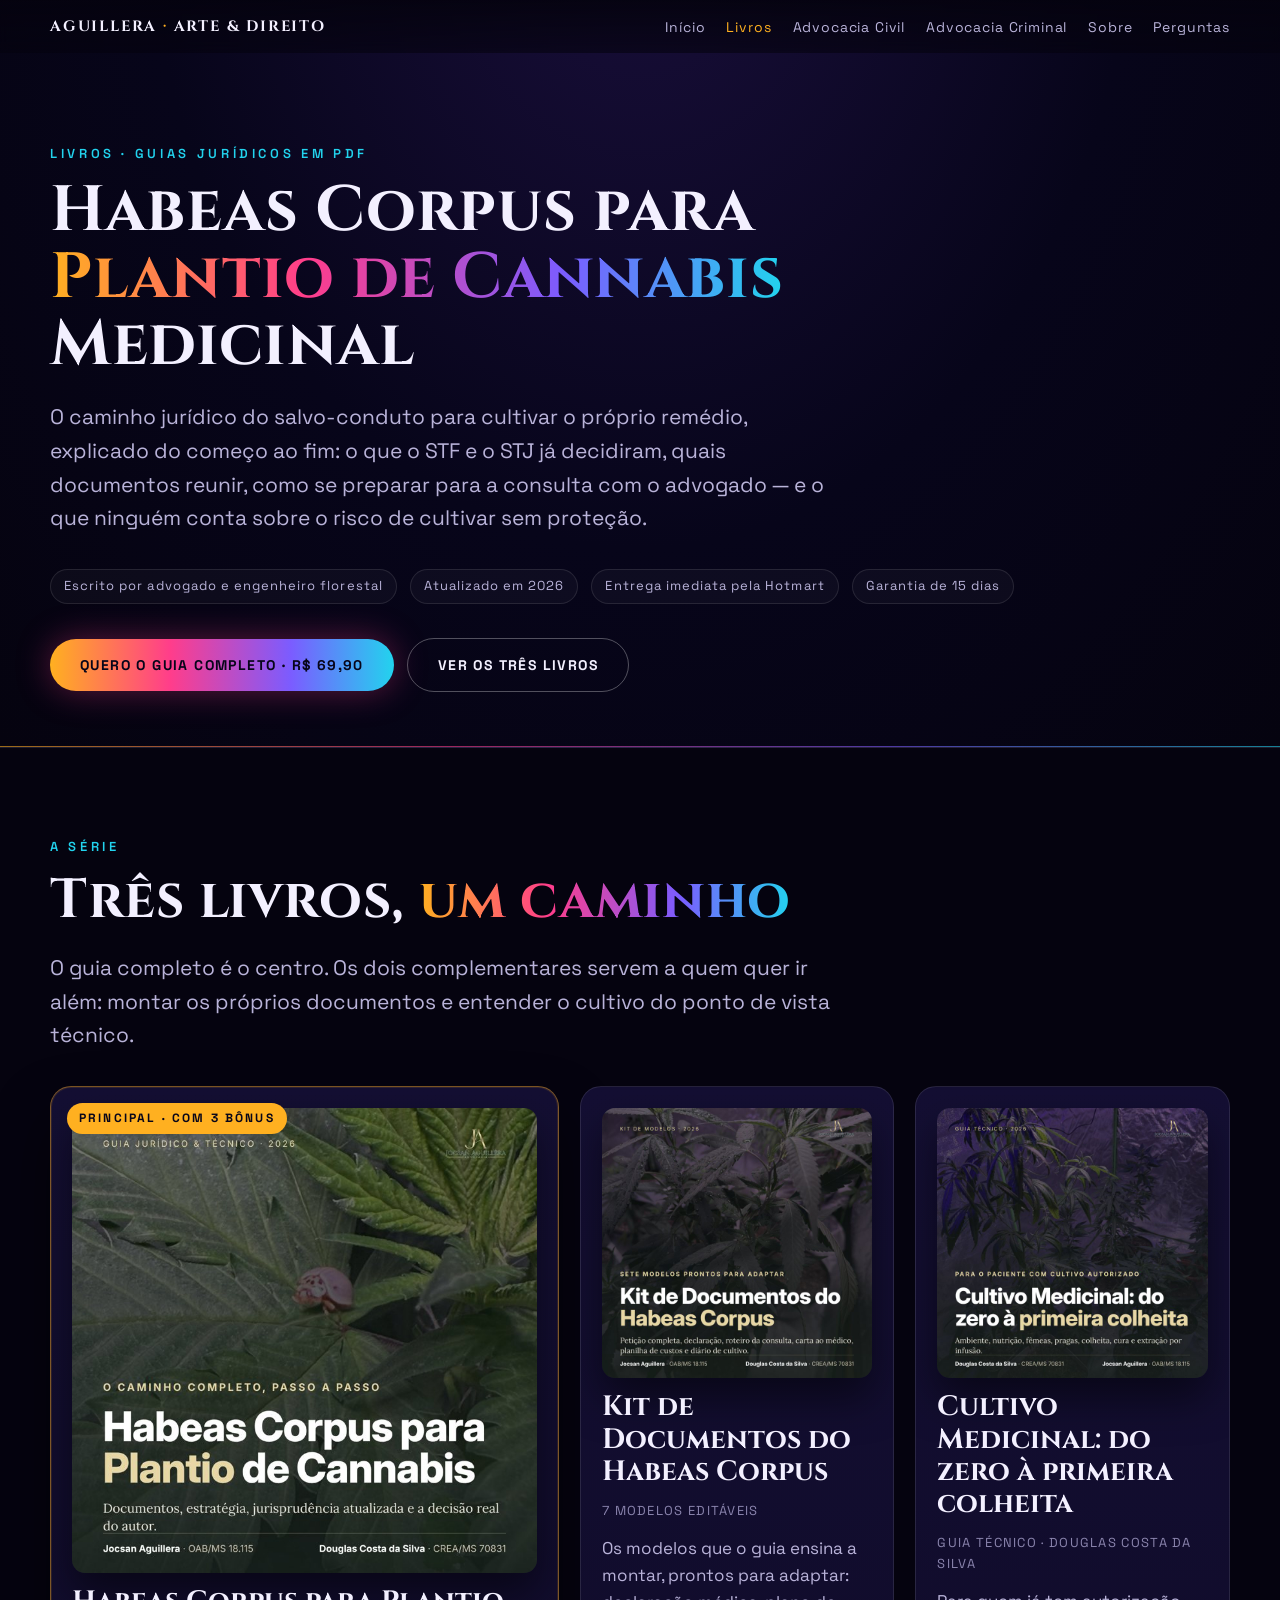
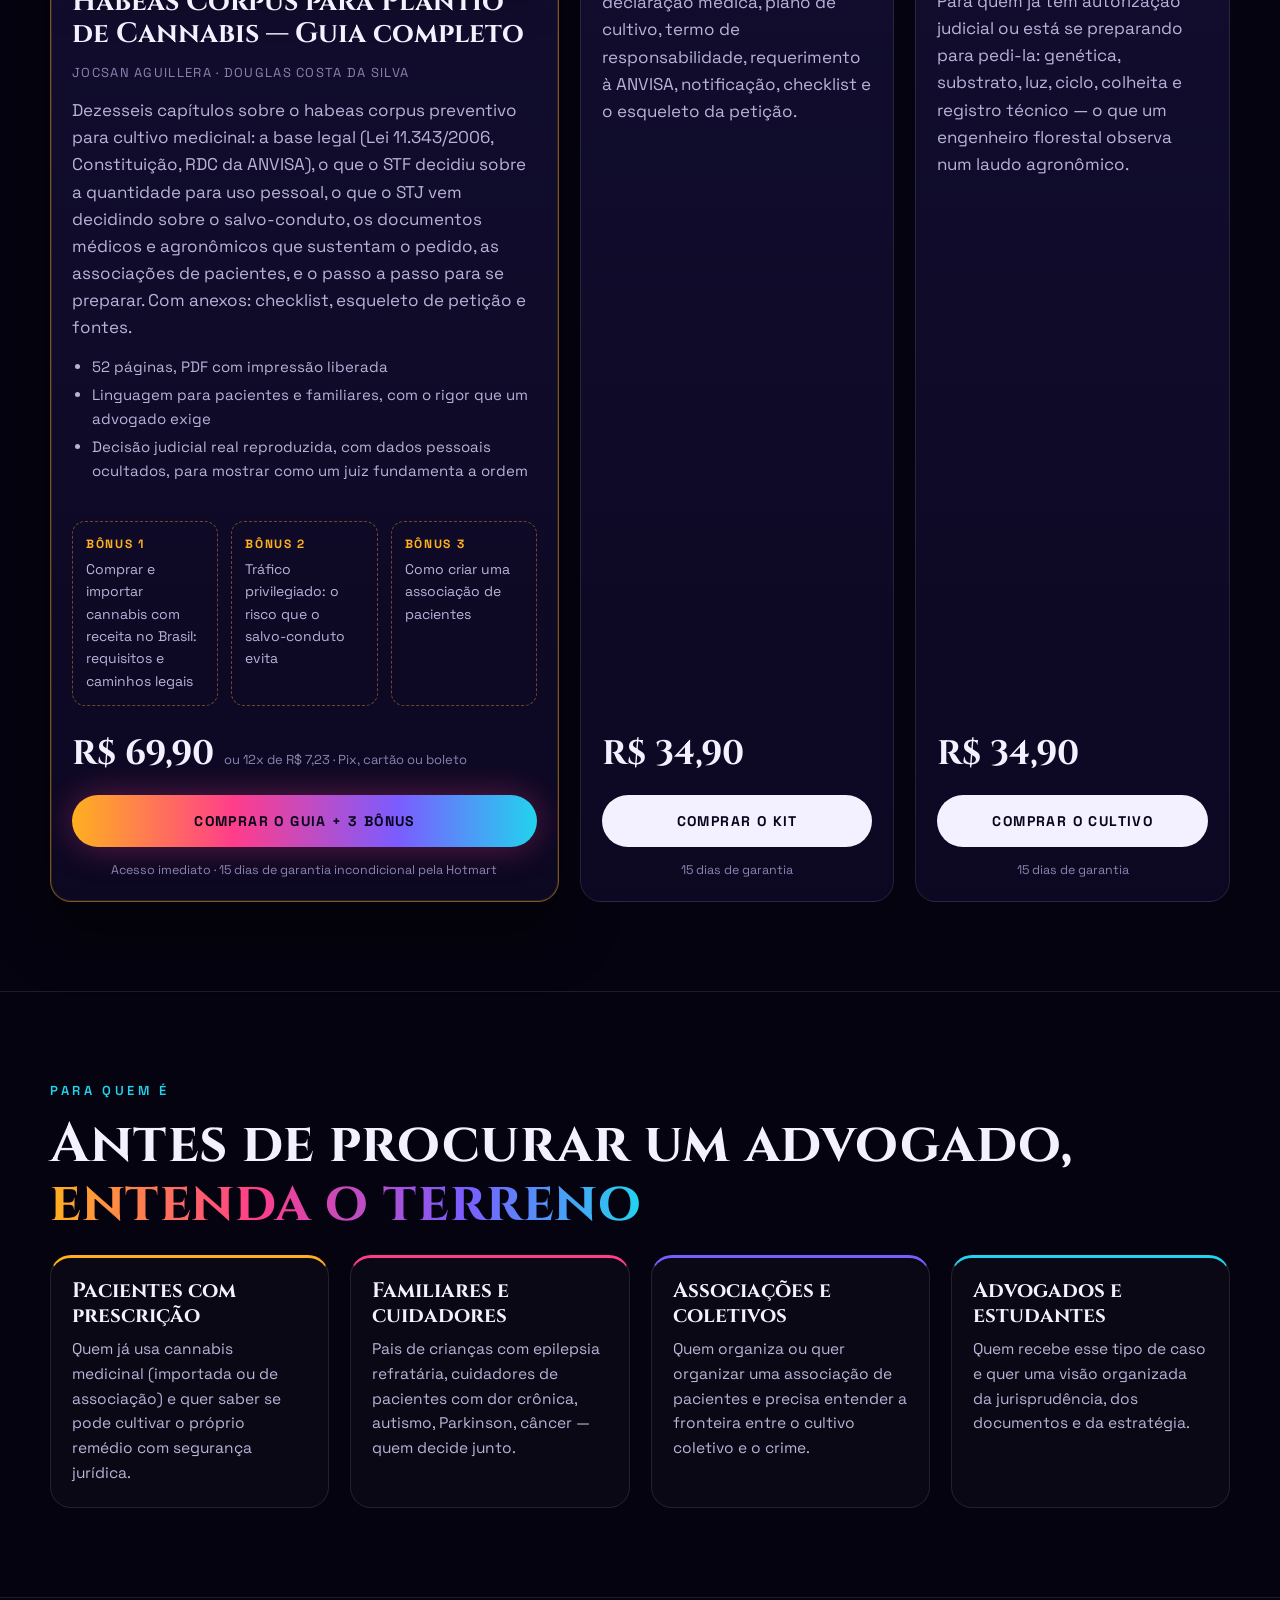
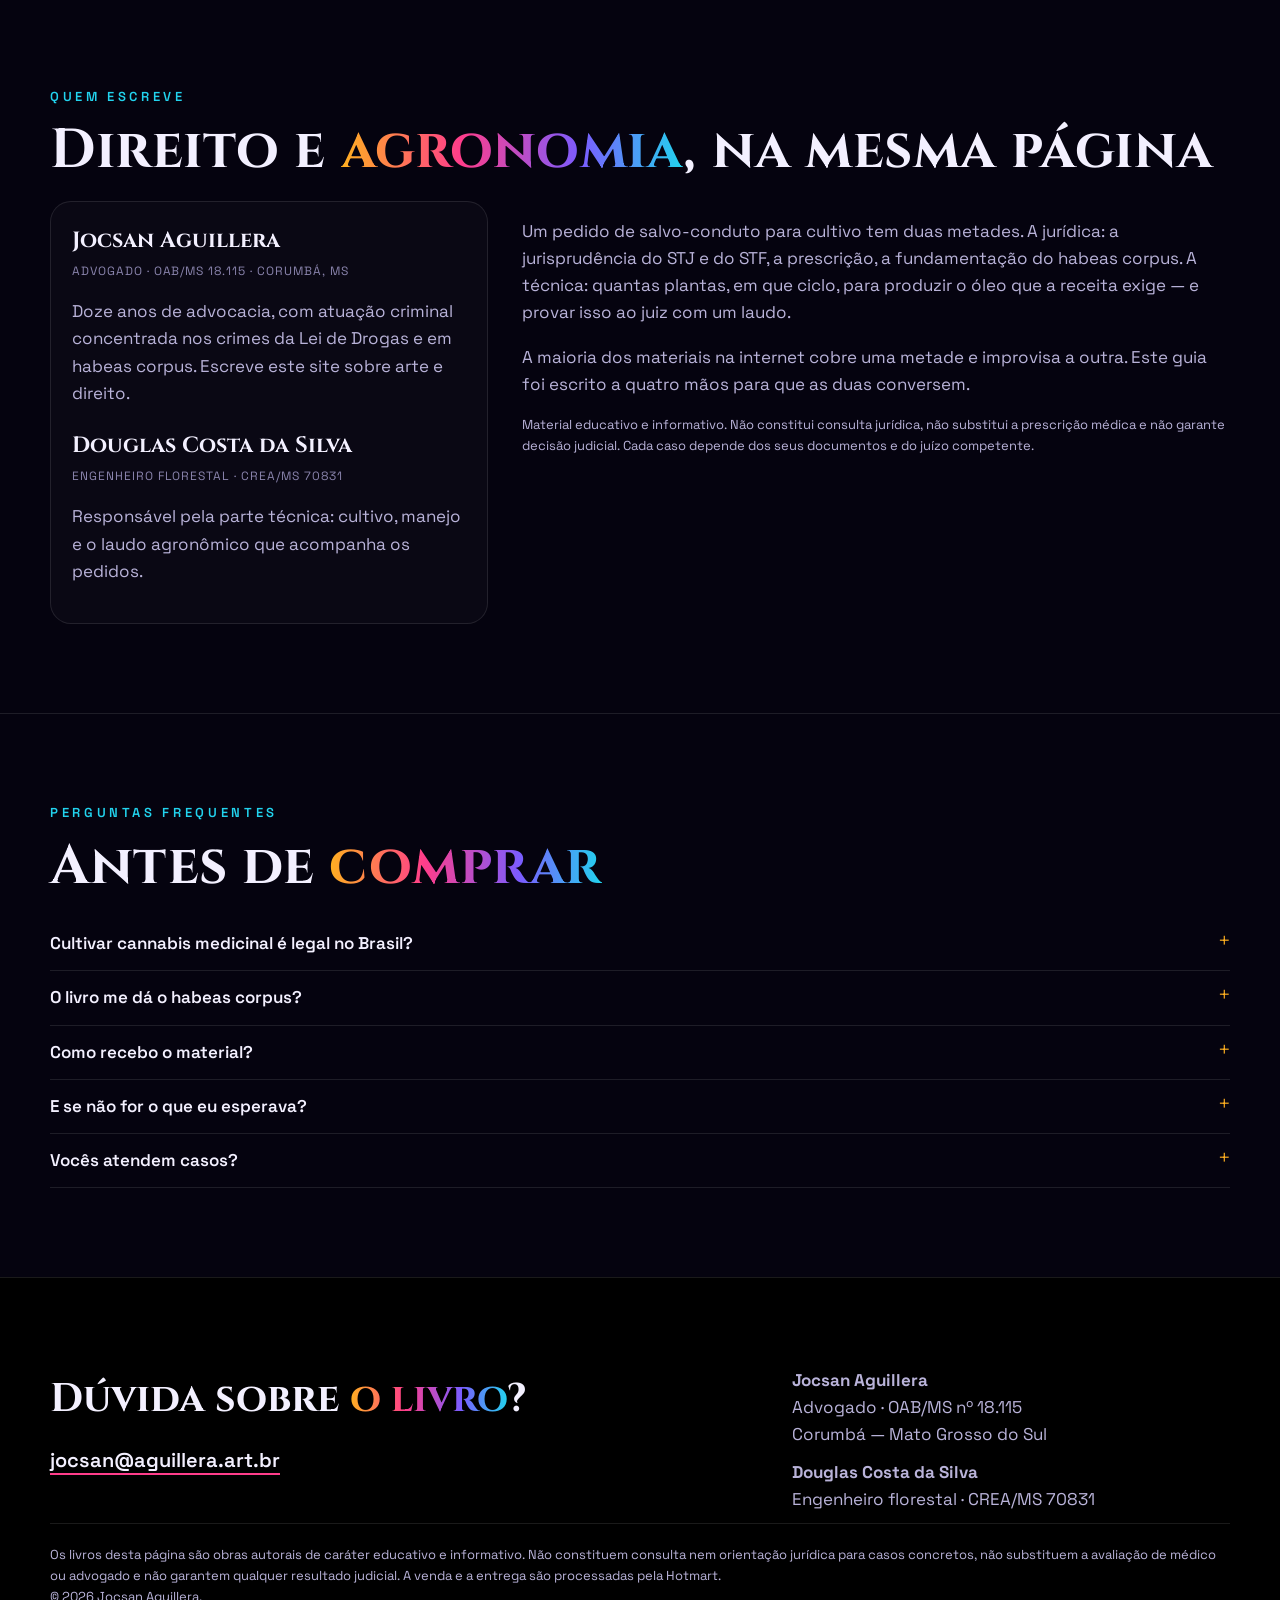
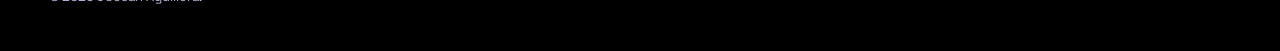
<file: livros/index.html>
<!doctype html>
<html lang="pt-BR">
<head>
  <meta charset="utf-8">
  <meta name="viewport" content="width=device-width, initial-scale=1">
  <title>Habeas Corpus para Plantio de Cannabis Medicinal — e-book | Aguillera</title>
  <meta name="description" content="Guia jurídico em PDF sobre habeas corpus preventivo (salvo-conduto) para cultivo de cannabis medicinal no Brasil: o que o STF e o STJ decidiram, quais documentos reunir e como se preparar. Escrito por advogado e engenheiro florestal.">
  <meta name="theme-color" content="#05030f">
  <link rel="canonical" href="https://aguillera.art.br/livros/">
  <meta property="og:title" content="Habeas Corpus para Plantio de Cannabis Medicinal — guia em PDF">
  <meta property="og:description" content="O caminho jurídico do salvo-conduto para cultivo medicinal, explicado por advogado e engenheiro florestal. Guia completo + 3 bônus.">
  <meta property="og:type" content="website">
  <meta property="og:url" content="https://aguillera.art.br/livros/">
  <meta property="og:image" content="https://aguillera.art.br/livros/capa-guia-completo.jpg">
  <meta property="og:locale" content="pt_BR">
  <meta property="og:site_name" content="Arte & Direito · Aguillera">
  <meta name="twitter:card" content="summary_large_image">
  <link rel="icon" href="../favicon.svg" type="image/svg+xml">
  <link rel="preconnect" href="https://fonts.googleapis.com">
  <link rel="preconnect" href="https://fonts.gstatic.com" crossorigin>
  <link href="https://fonts.googleapis.com/css2?family=Cinzel:wght@500;700&family=Space+Grotesk:wght@300;400;600;700&display=swap" rel="stylesheet">
  <link rel="stylesheet" href="../style.css">
  <link rel="stylesheet" href="../paginas.css">
  <script type="application/ld+json">
  {
    "@context": "https://schema.org",
    "@type": "Book",
    "name": "Habeas Corpus para Plantio de Cannabis — Guia completo + 3 bônus (2026)",
    "author": [
      {"@type": "Person", "name": "Jocsan Aguillera", "jobTitle": "Advogado (OAB/MS 18.115)"},
      {"@type": "Person", "name": "Douglas Costa da Silva", "jobTitle": "Engenheiro florestal (CREA/MS 70831)"}
    ],
    "inLanguage": "pt-BR",
    "bookFormat": "https://schema.org/EBook",
    "url": "https://aguillera.art.br/livros/",
    "image": "https://aguillera.art.br/livros/capa-guia-completo.jpg",
    "description": "Guia jurídico sobre habeas corpus preventivo para cultivo de cannabis medicinal no Brasil.",
    "offers": {"@type": "Offer", "price": "69.90", "priceCurrency": "BRL", "availability": "https://schema.org/InStock", "url": "https://pay.hotmart.com/O108064172U?src=site"}
  }
  </script>
  <!-- Medição de visitas sem cookies (Umami), a mesma da página inicial. -->
  <script defer src="https://cloud.umami.is/script.js" data-website-id="31c1da8b-d9c7-4291-9fe6-c475cef2140a"></script>
</head>
<body class="pagina">

  <nav class="nav" aria-label="Principal">
    <a class="nav-marca" href="../">AGUILLERA <span>·</span> ARTE &amp; DIREITO</a>
    <ul>
      <li><a href="../">Início</a></li>
      <li><a class="ativo" href="./">Livros</a></li>
      <li><a href="../advocacia-civil/">Advocacia Civil</a></li>
      <li><a href="../advogado-criminal-drogas/">Advocacia Criminal</a></li>
      <li><a href="../sobre/">Sobre</a></li>
      <li><a href="#perguntas">Perguntas</a></li>
    </ul>
  </nav>

  <header class="abertura">
    <div class="embrulho">
      <p class="sobretitulo">Livros · guias jurídicos em PDF</p>
      <h1>Habeas Corpus para <span class="arco-texto">Plantio de Cannabis</span> Medicinal</h1>
      <p class="lead">O caminho jurídico do salvo-conduto para cultivar o próprio remédio, explicado do começo ao fim: o que o STF e o STJ já decidiram, quais documentos reunir, como se preparar para a consulta com o advogado — e o que ninguém conta sobre o risco de cultivar sem proteção.</p>
      <ul class="selos">
        <li>Escrito por advogado e engenheiro florestal</li>
        <li>Atualizado em 2026</li>
        <li>Entrega imediata pela Hotmart</li>
        <li>Garantia de 15 dias</li>
      </ul>
      <div class="acoes">
        <a class="botao" href="https://pay.hotmart.com/O108064172U?src=site" rel="noopener">Quero o guia completo · R$ 69,90</a>
        <a class="botao vazado" href="#livros">Ver os três livros</a>
      </div>
    </div>
  </header>

  <main>
    <section class="bloco" id="livros">
      <div class="embrulho">
        <p class="sobretitulo">A série</p>
        <h2 class="titulo-secao">Três livros, <span class="arco-texto">um caminho</span></h2>
        <p class="lead">O guia completo é o centro. Os dois complementares servem a quem quer ir além: montar os próprios documentos e entender o cultivo do ponto de vista técnico.</p>

        <div class="prateleira">
          <article class="obra principal">
            <span class="etiqueta">Principal · com 3 bônus</span>
            <div class="capa"><img src="capa-guia-completo.jpg" alt="Capa do e-book Habeas Corpus para Plantio de Cannabis — Guia completo" width="720" height="720" loading="lazy"></div>
            <h3>Habeas Corpus para Plantio de Cannabis — Guia completo</h3>
            <span class="quem">Jocsan Aguillera · Douglas Costa da Silva</span>
            <p>Dezesseis capítulos sobre o habeas corpus preventivo para cultivo medicinal: a base legal (Lei 11.343/2006, Constituição, RDC da ANVISA), o que o STF decidiu sobre a quantidade para uso pessoal, o que o STJ vem decidindo sobre o salvo-conduto, os documentos médicos e agronômicos que sustentam o pedido, as associações de pacientes, e o passo a passo para se preparar. Com anexos: checklist, esqueleto de petição e fontes.</p>
            <ul>
              <li>52 páginas, PDF com impressão liberada</li>
              <li>Linguagem para pacientes e familiares, com o rigor que um advogado exige</li>
              <li>Decisão judicial real reproduzida, com dados pessoais ocultados, para mostrar como um juiz fundamenta a ordem</li>
            </ul>
            <div class="bonus">
              <div><b>Bônus 1</b>Comprar e importar cannabis com receita no Brasil: requisitos e caminhos legais</div>
              <div><b>Bônus 2</b>Tráfico privilegiado: o risco que o salvo-conduto evita</div>
              <div><b>Bônus 3</b>Como criar uma associação de pacientes</div>
            </div>
            <div class="preco"><b>R$ 69,90</b><small>ou 12x de R$ 7,23 · Pix, cartão ou boleto</small></div>
            <a class="botao" href="https://pay.hotmart.com/O108064172U?src=site" rel="noopener">Comprar o guia + 3 bônus</a>
            <span class="garantia">Acesso imediato · 15 dias de garantia incondicional pela Hotmart</span>
          </article>

          <article class="obra">
            <div class="capa"><img src="capa-kit-documentos.jpg" alt="Capa do e-book Kit de Documentos do Habeas Corpus" width="720" height="720" loading="lazy"></div>
            <h3>Kit de Documentos do Habeas Corpus</h3>
            <span class="quem">7 modelos editáveis</span>
            <p>Os modelos que o guia ensina a montar, prontos para adaptar: declaração médica, plano de cultivo, termo de responsabilidade, requerimento à ANVISA, notificação, checklist e o esqueleto da petição.</p>
            <div class="preco"><b>R$ 34,90</b></div>
            <a class="botao sobrio" href="https://pay.hotmart.com/C108064239A?src=site" rel="noopener">Comprar o Kit</a>
            <span class="garantia">15 dias de garantia</span>
          </article>

          <article class="obra">
            <div class="capa"><img src="capa-cultivo-medicinal.jpg" alt="Capa do e-book Cultivo Medicinal: do zero à primeira colheita" width="720" height="720" loading="lazy"></div>
            <h3>Cultivo Medicinal: do zero à primeira colheita</h3>
            <span class="quem">Guia técnico · Douglas Costa da Silva</span>
            <p>Para quem já tem autorização judicial ou está se preparando para pedi-la: genética, substrato, luz, ciclo, colheita e registro técnico — o que um engenheiro florestal observa num laudo agronômico.</p>
            <div class="preco"><b>R$ 34,90</b></div>
            <a class="botao sobrio" href="https://pay.hotmart.com/L108064281R?src=site" rel="noopener">Comprar o Cultivo</a>
            <span class="garantia">15 dias de garantia</span>
          </article>
        </div>
      </div>
    </section>

    <section class="bloco" id="para-quem">
      <div class="embrulho">
        <p class="sobretitulo">Para quem é</p>
        <h2 class="titulo-secao">Antes de procurar um advogado, <span class="arco-texto">entenda o terreno</span></h2>
        <div class="grade-topicos">
          <article class="topico" style="--cor: var(--ouro)">
            <h3>Pacientes com prescrição</h3>
            <p>Quem já usa cannabis medicinal (importada ou de associação) e quer saber se pode cultivar o próprio remédio com segurança jurídica.</p>
          </article>
          <article class="topico" style="--cor: var(--magenta)">
            <h3>Familiares e cuidadores</h3>
            <p>Pais de crianças com epilepsia refratária, cuidadores de pacientes com dor crônica, autismo, Parkinson, câncer — quem decide junto.</p>
          </article>
          <article class="topico" style="--cor: var(--violeta)">
            <h3>Associações e coletivos</h3>
            <p>Quem organiza ou quer organizar uma associação de pacientes e precisa entender a fronteira entre o cultivo coletivo e o crime.</p>
          </article>
          <article class="topico" style="--cor: var(--ciano)">
            <h3>Advogados e estudantes</h3>
            <p>Quem recebe esse tipo de caso e quer uma visão organizada da jurisprudência, dos documentos e da estratégia.</p>
          </article>
        </div>
        <blockquote class="citacao">
          “O livro não substitui o advogado. Ele faz algo diferente: chega antes, organiza, e faz você entrar na consulta sabendo o que perguntar.”
          <small>Dos autores</small>
        </blockquote>
      </div>
    </section>

    <section class="bloco" id="autores">
      <div class="embrulho">
        <p class="sobretitulo">Quem escreve</p>
        <h2 class="titulo-secao">Direito e <span class="arco-texto">agronomia</span>, na mesma página</h2>
        <div class="autor">
          <div class="ficha-autor">
            <strong>Jocsan Aguillera</strong>
            <small>Advogado · OAB/MS 18.115 · Corumbá, MS</small>
            <p>Doze anos de advocacia, com atuação criminal concentrada nos crimes da Lei de Drogas e em habeas corpus. Escreve este site sobre arte e direito.</p>
            <strong style="margin-top:21px">Douglas Costa da Silva</strong>
            <small>Engenheiro florestal · CREA/MS 70831</small>
            <p>Responsável pela parte técnica: cultivo, manejo e o laudo agronômico que acompanha os pedidos.</p>
          </div>
          <div>
            <p>Um pedido de salvo-conduto para cultivo tem duas metades. A jurídica: a jurisprudência do STJ e do STF, a prescrição, a fundamentação do habeas corpus. A técnica: quantas plantas, em que ciclo, para produzir o óleo que a receita exige — e provar isso ao juiz com um laudo.</p>
            <p>A maioria dos materiais na internet cobre uma metade e improvisa a outra. Este guia foi escrito a quatro mãos para que as duas conversem.</p>
            <p class="miudo">Material educativo e informativo. Não constitui consulta jurídica, não substitui a prescrição médica e não garante decisão judicial. Cada caso depende dos seus documentos e do juízo competente.</p>
          </div>
        </div>
      </div>
    </section>

    <section class="bloco perguntas" id="perguntas">
      <div class="embrulho">
        <p class="sobretitulo">Perguntas frequentes</p>
        <h2 class="titulo-secao">Antes de <span class="arco-texto">comprar</span></h2>
        <details>
          <summary>Cultivar cannabis medicinal é legal no Brasil?</summary>
          <p>O cultivo sem autorização continua sendo crime (Lei 11.343/2006). O que existe é a via judicial: pacientes com prescrição têm obtido, em habeas corpus preventivo, o salvo-conduto que impede a prisão pelo cultivo para uso próprio. O guia explica exatamente como isso funciona, em que tribunais, e com quais documentos.</p>
        </details>
        <details>
          <summary>O livro me dá o habeas corpus?</summary>
          <p>Não. Nenhum livro faz isso, e desconfie de quem prometer. O guia prepara você: organiza os documentos, explica os fundamentos e mostra como um pedido é construído e decidido. O pedido em juízo é feito pelo paciente ou por advogado, conforme explicado no capítulo sobre quem pode impetrar.</p>
        </details>
        <details>
          <summary>Como recebo o material?</summary>
          <p>A compra é feita na Hotmart. Depois do pagamento, você recebe por e-mail o acesso aos PDFs (o guia e os três bônus) na sua conta Hotmart, para ler no celular ou computador e imprimir. Boleto libera após a compensação.</p>
        </details>
        <details>
          <summary>E se não for o que eu esperava?</summary>
          <p>A Hotmart devolve o valor integral em até 15 dias, sem perguntas.</p>
        </details>
        <details>
          <summary>Vocês atendem casos?</summary>
          <p>O livro é um produto independente do escritório. Informações sobre a advocacia criminal estão em uma página própria: <a href="../advogado-criminal-drogas/">advocacia</a>.</p>
        </details>
      </div>
    </section>
  </main>

  <footer class="rodape">
    <div class="embrulho">
      <div class="grade">
        <div>
          <h2>Dúvida sobre <span class="arco-texto">o livro</span>?</h2>
          <p><a class="contato-email" href="mailto:jocsan@aguillera.art.br">jocsan@aguillera.art.br</a></p>
        </div>
        <div>
          <p><strong>Jocsan Aguillera</strong><br>Advogado · OAB/MS nº 18.115<br>Corumbá — Mato Grosso do Sul</p>
          <p><strong>Douglas Costa da Silva</strong><br>Engenheiro florestal · CREA/MS 70831</p>
        </div>
      </div>
      <p class="aviso">
        Os livros desta página são obras autorais de caráter educativo e informativo. Não constituem consulta nem orientação jurídica para casos concretos, não substituem a avaliação de médico ou advogado e não garantem qualquer resultado judicial. A venda e a entrega são processadas pela Hotmart.<br>
        © <span id="ano"></span> Jocsan Aguillera.
      </p>
    </div>
  </footer>
  <script>document.getElementById('ano').textContent = new Date().getFullYear();</script>
</body>
</html>
</file>
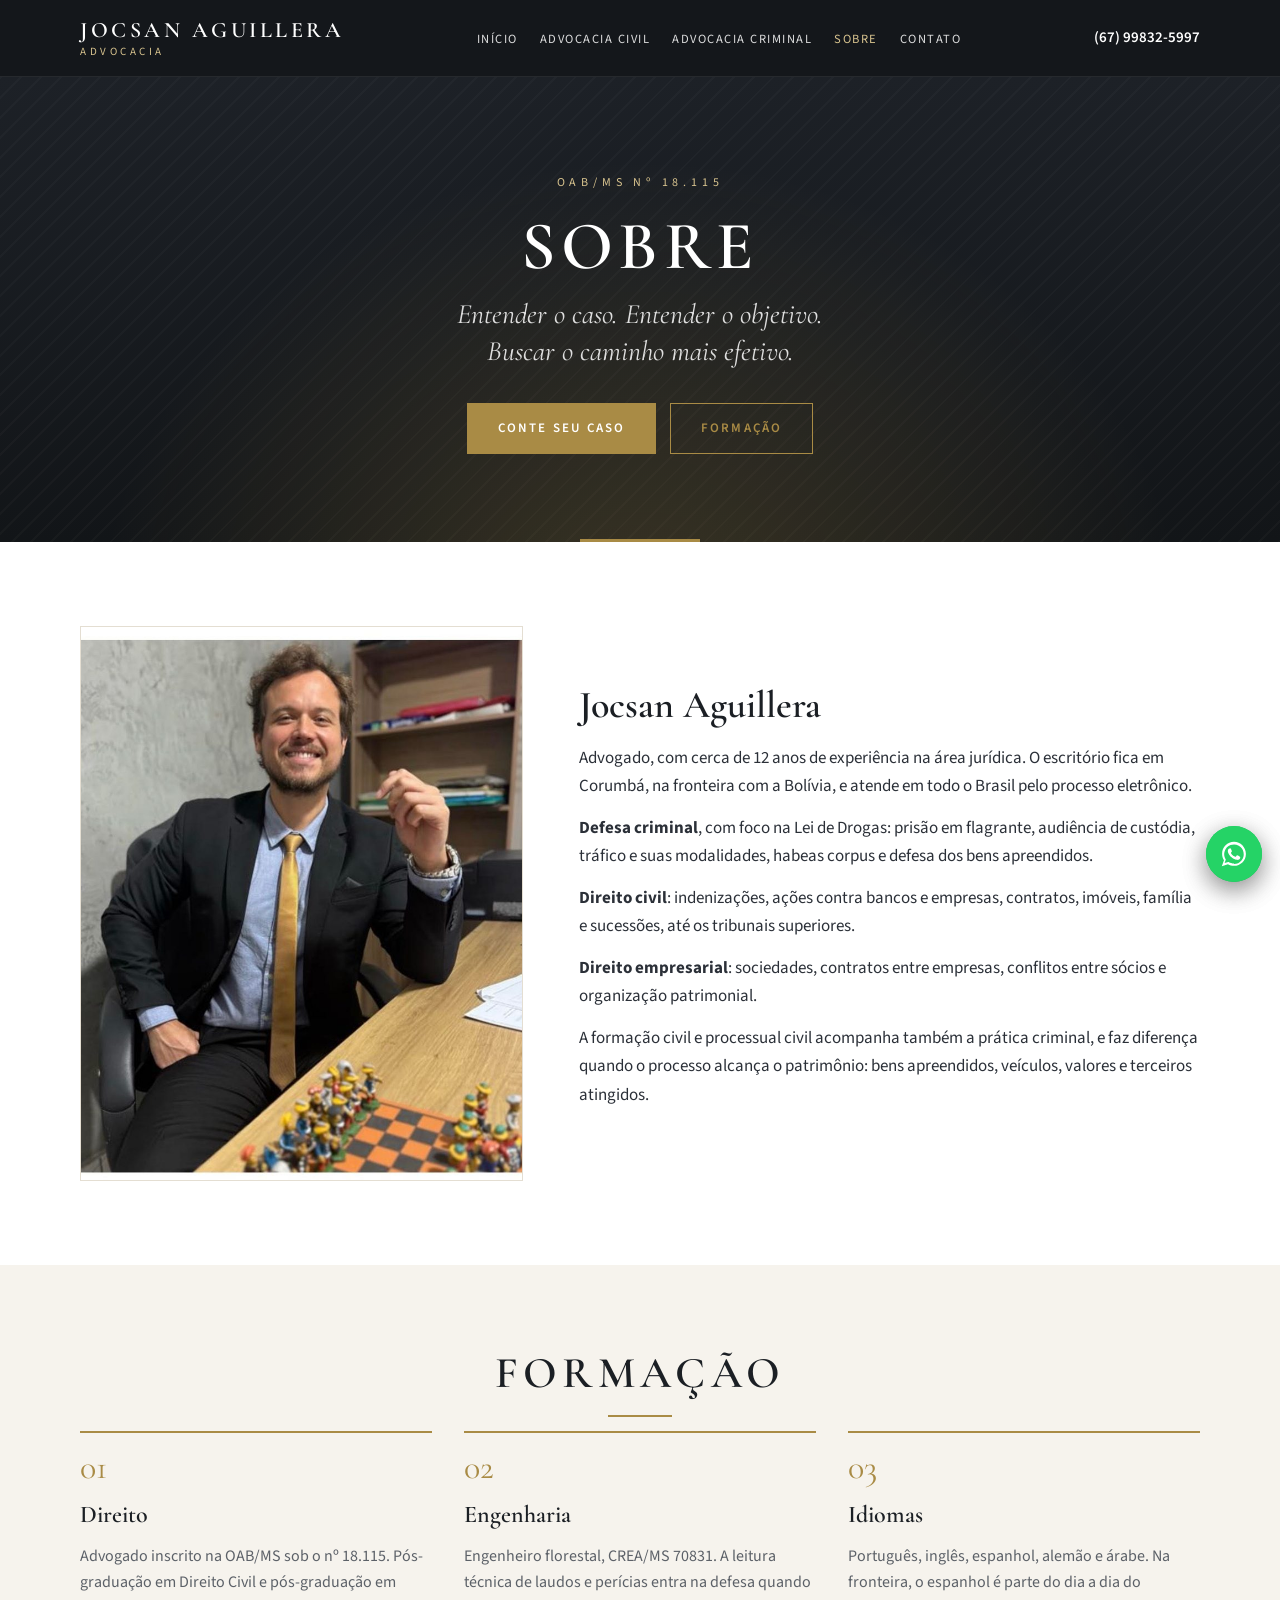
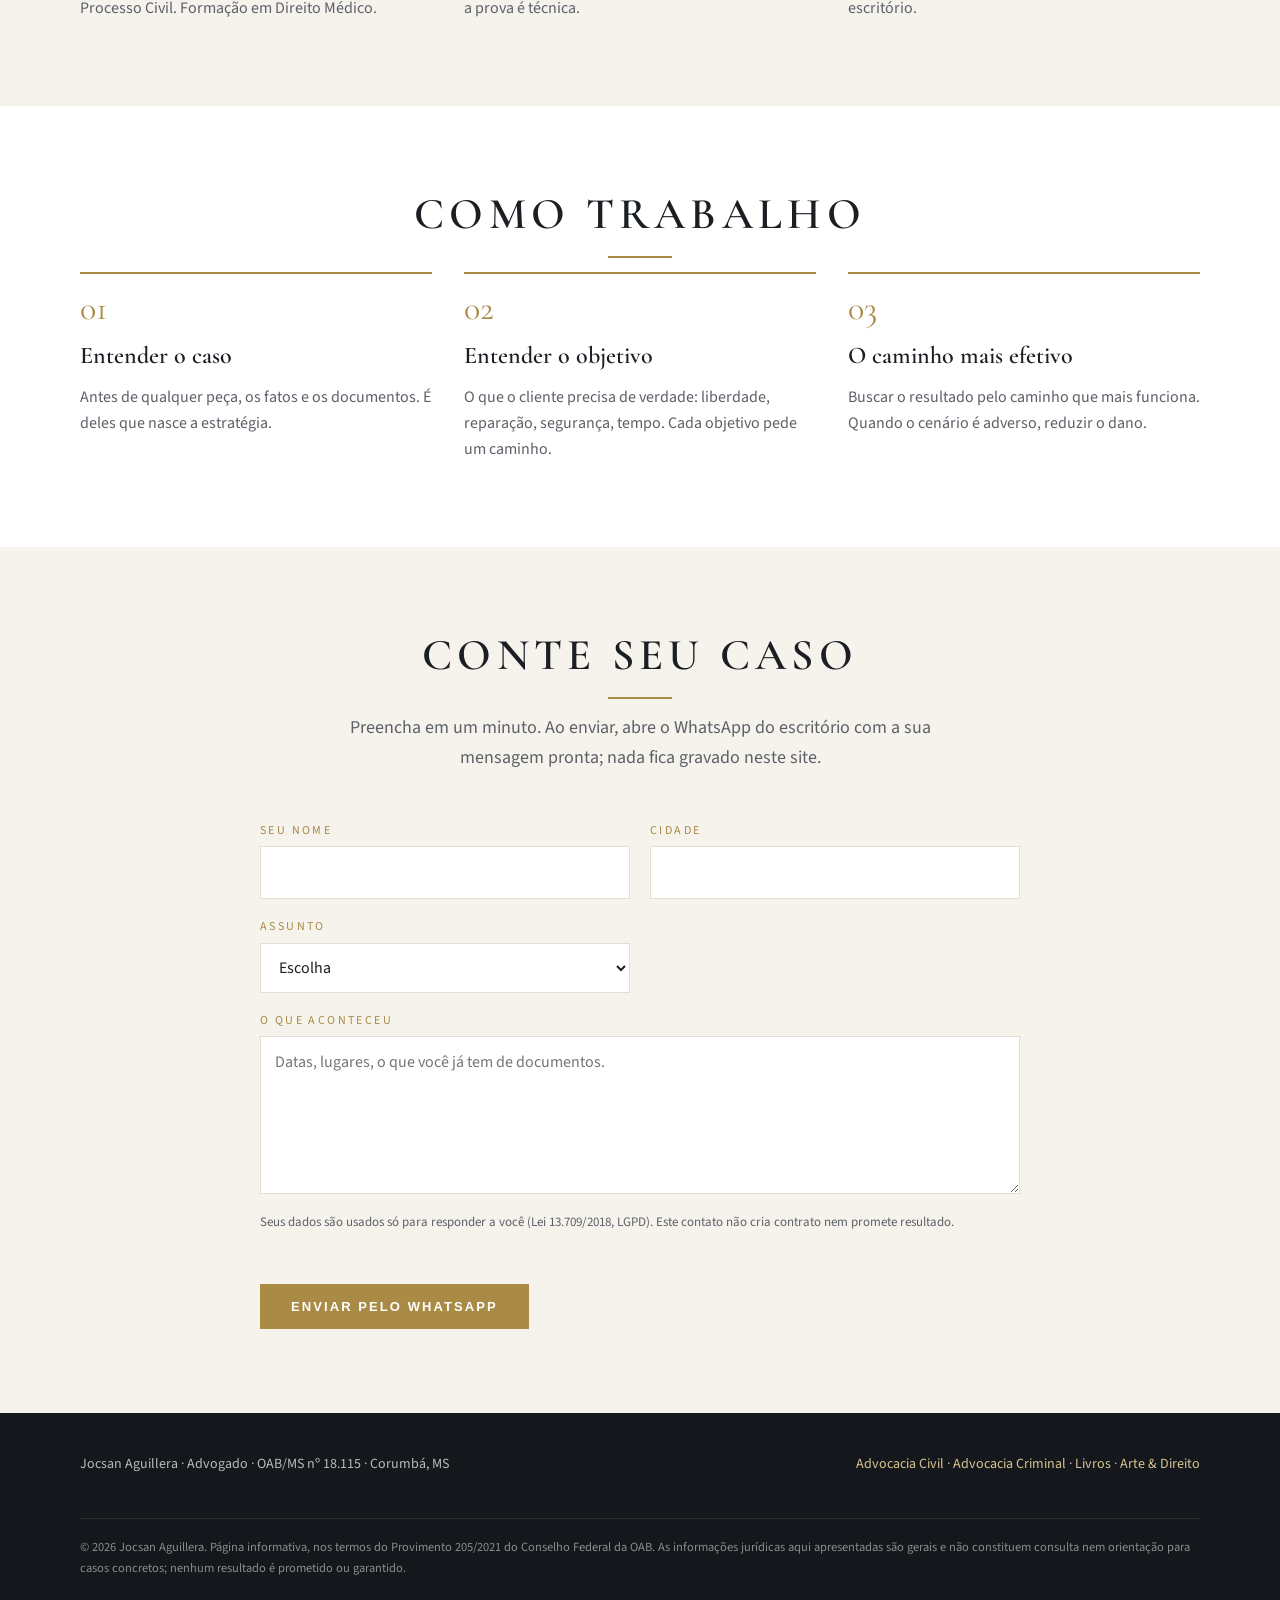
<file: sobre/index.html>
<!doctype html>
<html lang="pt-BR">
<head>
  <meta charset="utf-8">
  <meta name="viewport" content="width=device-width, initial-scale=1">
  <title>Sobre — Jocsan Aguillera, advogado em Corumbá, MS · OAB/MS 18.115</title>
  <meta name="description" content="Jocsan Aguillera, advogado em Corumbá, MS, com cerca de 12 anos na área jurídica. Defesa criminal, direito civil e empresarial, em Corumbá e em todo o Brasil pelo processo eletrônico.">
  <meta name="theme-color" content="#14171b">
  <link rel="canonical" href="https://aguillera.art.br/sobre/">
  <meta property="og:title" content="Sobre — Jocsan Aguillera, advogado">
  <meta property="og:description" content="Defesa criminal, cível e empresarial em Corumbá, MS, e em todo o Brasil.">
  <meta property="og:type" content="profile">
  <meta property="og:url" content="https://aguillera.art.br/sobre/">
  <meta property="og:image" content="https://aguillera.art.br/sobre/jocsan-aguillera.jpg">
  <meta property="og:locale" content="pt_BR">
  <link rel="icon" href="../favicon.svg" type="image/svg+xml">
  <link rel="preconnect" href="https://fonts.googleapis.com">
  <link rel="preconnect" href="https://fonts.gstatic.com" crossorigin>
  <link href="https://fonts.googleapis.com/css2?family=Cormorant+Garamond:ital,wght@0,500;0,600;0,700;1,500&family=Source+Sans+3:wght@400;600&display=swap" rel="stylesheet">
  <link rel="stylesheet" href="../advocacia.css">
  <script type="application/ld+json">
  {
    "@context": "https://schema.org",
    "@type": "Person",
    "name": "Jocsan Aguillera",
    "jobTitle": "Advogado, OAB/MS 18.115",
    "url": "https://aguillera.art.br/sobre/",
    "image": "https://aguillera.art.br/sobre/jocsan-aguillera.jpg",
    "telephone": "+55 67 99832-5997",
    "email": "jocsan@aguillera.art.br",
    "knowsLanguage": ["pt", "en", "es", "de", "ar"],
    "workLocation": {"@type": "Place", "address": {"@type": "PostalAddress", "streetAddress": "Rua Firmo de Matos, 1464, Bairro Aeroporto", "addressLocality": "Corumbá", "addressRegion": "MS", "postalCode": "79332-060", "addressCountry": "BR"}}
  }
  </script>
  <!-- Medição de visitas sem cookies (Umami), a mesma da página inicial. -->
  <script defer src="https://cloud.umami.is/script.js" data-website-id="31c1da8b-d9c7-4291-9fe6-c475cef2140a"></script>
</head>
<body>

  <header class="topo">
    <div class="miolo">
      <a class="marca" href="../"><b>Jocsan Aguillera</b><small>Advocacia</small></a>
      <nav aria-label="Principal">
        <ul>
          <li><a href="../">Início</a></li>
          <li><a href="../advocacia-civil/">Advocacia Civil</a></li>
          <li><a href="../advogado-criminal-drogas/">Advocacia Criminal</a></li>
                    <li><a class="ativo" href="./">Sobre</a></li>
          <li><a href="#conte">Contato</a></li>
        </ul>
      </nav>
      <a class="fone" data-umami-event="whatsapp sobre" href="https://wa.me/5567998325997">(67) 99832-5997</a>
    </div>
  </header>

  <section class="faixa">
    <div class="miolo">
      <p class="sobre">OAB/MS nº 18.115</p>
      <h1>Sobre</h1>
      <p class="sub">Entender o caso. Entender o objetivo. Buscar o caminho mais efetivo.</p>
      <div class="acoes">
        <a class="btn cheio" href="#conte">Conte seu caso</a>
        <a class="btn" href="#formacao">Formação</a>
      </div>
    </div>
  </section>

  <section class="branca">
    <div class="miolo advogado">
      <img class="retrato" src="jocsan-aguillera.jpg" alt="Jocsan Aguillera, advogado, no escritório em Corumbá" width="800" height="1000" loading="lazy">
      <div>
        <h2>Jocsan Aguillera</h2>
        <p>Advogado, com cerca de 12 anos de experiência na área jurídica. O escritório fica em Corumbá, na fronteira com a Bolívia, e atende em todo o Brasil pelo processo eletrônico.</p>
        <p><strong>Defesa criminal</strong>, com foco na Lei de Drogas: prisão em flagrante, audiência de custódia, tráfico e suas modalidades, habeas corpus e defesa dos bens apreendidos.</p>
        <p><strong>Direito civil</strong>: indenizações, ações contra bancos e empresas, contratos, imóveis, família e sucessões, até os tribunais superiores.</p>
        <p><strong>Direito empresarial</strong>: sociedades, contratos entre empresas, conflitos entre sócios e organização patrimonial.</p>
        <p>A formação civil e processual civil acompanha também a prática criminal, e faz diferença quando o processo alcança o patrimônio: bens apreendidos, veículos, valores e terceiros atingidos.</p>
      </div>
    </div>
  </section>

  <section class="clara" id="formacao">
    <div class="miolo">
      <h2 class="titulo">Formação</h2>
      <div class="metodo">
        <article>
          <h3>Direito</h3>
          <p>Advogado inscrito na OAB/MS sob o nº 18.115. Pós-graduação em Direito Civil e pós-graduação em Processo Civil. Formação em Direito Médico.</p>
        </article>
        <article>
          <h3>Engenharia</h3>
          <p>Engenheiro florestal, CREA/MS 70831. A leitura técnica de laudos e perícias entra na defesa quando a prova é técnica.</p>
        </article>
        <article>
          <h3>Idiomas</h3>
          <p>Português, inglês, espanhol, alemão e árabe. Na fronteira, o espanhol é parte do dia a dia do escritório.</p>
        </article>
      </div>
    </div>
  </section>

  <section class="branca">
    <div class="miolo">
      <h2 class="titulo">Como trabalho</h2>
      <div class="metodo">
        <article>
          <h3>Entender o caso</h3>
          <p>Antes de qualquer peça, os fatos e os documentos. É deles que nasce a estratégia.</p>
        </article>
        <article>
          <h3>Entender o objetivo</h3>
          <p>O que o cliente precisa de verdade: liberdade, reparação, segurança, tempo. Cada objetivo pede um caminho.</p>
        </article>
        <article>
          <h3>O caminho mais efetivo</h3>
          <p>Buscar o resultado pelo caminho que mais funciona. Quando o cenário é adverso, reduzir o dano.</p>
        </article>
      </div>
    </div>
  </section>

  <section class="clara" id="conte">
    <div class="miolo">
      <h2 class="titulo">Conte seu caso</h2>
      <p class="intro">Preencha em um minuto. Ao enviar, abre o WhatsApp do escritório com a sua mensagem pronta; nada fica gravado neste site.</p>
      <form class="caso" id="conte-seu-caso" novalidate>
        <label>Seu nome<input name="nome" type="text" autocomplete="name" required></label>
        <label>Cidade<input name="cidade" type="text" autocomplete="address-level2" required></label>
        <label>Assunto
          <select name="assunto" required>
            <option value="">Escolha</option>
            <option>Prisão em flagrante (urgente)</option>
            <option>Defesa criminal</option>
            <option>Cível: indenização, banco, contrato</option>
            <option>Imóvel</option>
            <option>Empresa ou sociedade</option>
            <option>Outro</option>
          </select>
        </label>
        <label class="largo">O que aconteceu<textarea name="relato" rows="5" required placeholder="Datas, lugares, o que você já tem de documentos."></textarea></label>
        <p class="nota largo">Seus dados são usados só para responder a você (Lei 13.709/2018, LGPD). Este contato não cria contrato nem promete resultado.</p>
        <p class="erro largo" id="caso-erro" role="alert"></p>
        <button class="btn cheio largo" type="submit">Enviar pelo WhatsApp</button>
      </form>
    </div>
  </section>

  <footer>
    <div class="miolo">
      <div>Jocsan Aguillera · Advogado · OAB/MS nº 18.115 · Corumbá, MS</div>
      <div><a href="../advocacia-civil/">Advocacia Civil</a> · <a href="../advogado-criminal-drogas/">Advocacia Criminal</a> · <a href="../livros/">Livros</a> · <a href="../">Arte &amp; Direito</a></div>
      <p class="aviso">© <span id="ano"></span> Jocsan Aguillera. Página informativa, nos termos do Provimento 205/2021 do Conselho Federal da OAB. As informações jurídicas aqui apresentadas são gerais e não constituem consulta nem orientação para casos concretos; nenhum resultado é prometido ou garantido.</p>
    </div>
  </footer>

  <a class="zap" data-umami-event="whatsapp sobre" href="https://wa.me/5567998325997" aria-label="WhatsApp"><svg viewBox="0 0 32 32" aria-hidden="true"><path d="M16 3C9 3 3.3 8.7 3.3 15.7c0 2.5.7 4.9 2 7L3 29l6.5-2.1c2 1.1 4.2 1.7 6.5 1.7 7 0 12.7-5.7 12.7-12.7S23 3 16 3zm0 23.2c-2 0-4-.6-5.7-1.6l-.4-.2-3.9 1.2 1.3-3.7-.3-.4a10.4 10.4 0 1 1 9 5.1zm5.8-7.8c-.3-.2-1.9-.9-2.2-1-.3-.1-.5-.2-.7.2l-1 1.2c-.2.2-.4.2-.7.1-.3-.2-1.3-.5-2.6-1.6-1-.9-1.6-1.9-1.8-2.2-.2-.3 0-.5.1-.6l.5-.6.3-.5c.1-.2 0-.4 0-.6l-1-2.3c-.3-.6-.5-.5-.7-.5h-.6c-.2 0-.6.1-.9.4-.3.3-1.1 1.1-1.1 2.7s1.2 3.2 1.3 3.4c.2.2 2.3 3.5 5.6 4.9 2.8 1.1 3.3.9 3.9.8.6-.1 1.9-.8 2.2-1.5.3-.8.3-1.4.2-1.5-.1-.2-.3-.3-.6-.4z"/></svg></a>
  <a class="zap" data-umami-event="whatsapp sobre" href="https://wa.me/5567998325997" aria-label="WhatsApp"><svg viewBox="0 0 32 32" aria-hidden="true"><path d="M16 3C9 3 3.3 8.7 3.3 15.7c0 2.5.7 4.9 2 7L3 29l6.5-2.1c2 1.1 4.2 1.7 6.5 1.7 7 0 12.7-5.7 12.7-12.7S23 3 16 3zm0 23.2c-2 0-4-.6-5.7-1.6l-.4-.2-3.9 1.2 1.3-3.7-.3-.4a10.4 10.4 0 1 1 9 5.1zm5.8-7.8c-.3-.2-1.9-.9-2.2-1-.3-.1-.5-.2-.7.2l-1 1.2c-.2.2-.4.2-.7.1-.3-.2-1.3-.5-2.6-1.6-1-.9-1.6-1.9-1.8-2.2-.2-.3 0-.5.1-.6l.5-.6.3-.5c.1-.2 0-.4 0-.6l-1-2.3c-.3-.6-.5-.5-.7-.5h-.6c-.2 0-.6.1-.9.4-.3.3-1.1 1.1-1.1 2.7s1.2 3.2 1.3 3.4c.2.2 2.3 3.5 5.6 4.9 2.8 1.1 3.3.9 3.9.8.6-.1 1.9-.8 2.2-1.5.3-.8.3-1.4.2-1.5-.1-.2-.3-.3-.6-.4z"/></svg></a>
  <script>document.getElementById('ano').textContent = new Date().getFullYear();</script>
  <script src="../conte-seu-caso.js" defer></script>
</body>
</html>
</file>
<file: style.css>
/* ==========================================================================
   Aguillera · Arte & Direito
   ========================================================================== */

:root {
  --espaco: #05030f;
  --noite: #0c0822;
  --painel: #140f33;
  --painel-2: #1c1645;
  --linha: rgba(255, 255, 255, 0.1);
  --texto: #f3f0ff;
  --texto-2: #b9b3d9;
  --texto-3: #8a84ad;

  --ouro: #ffb020;
  --magenta: #ff3d8b;
  --violeta: #7b5cff;
  --ciano: #22d3ee;
  --lima: #a3e635;
  --coral: #ff6b4a;

  --arco: linear-gradient(90deg, var(--ouro), var(--magenta) 35%, var(--violeta) 70%, var(--ciano));
  --serif: 'Cinzel', 'Times New Roman', serif;
  --sans: 'Space Grotesk', system-ui, -apple-system, 'Segoe UI', sans-serif;
  /* Assinatura áurea: espaçamentos na sequência de Fibonacci, tipos na razão 1,618 */
  --phi: 1.618;
  --f1: 8px; --f2: 13px; --f3: 21px; --f4: 34px; --f5: 55px; --f6: 89px; --f7: 144px;
  --t-1: 13px; --t0: 17px; --t1: 21px; --t2: 27.5px; --t3: 44.5px; --t4: 72px; --t5: 116px;
  --raio: 21px;
}

*, *::before, *::after { box-sizing: border-box; }
html { scroll-behavior: smooth; }
body {
  margin: 0;
  background: var(--espaco);
  color: var(--texto);
  font-family: var(--sans);
  font-size: 17px;
  line-height: 1.6;
  overflow-x: hidden;
  -webkit-font-smoothing: antialiased;
}
body.travado { overflow: hidden; }
img, svg { max-width: 100%; display: block; }
a { color: var(--ciano); }
button { font: inherit; cursor: pointer; }
:focus-visible { outline: 2px solid var(--ciano); outline-offset: 3px; }

.embrulho { width: min(1180px, 100% - 32px); margin-inline: auto; }

.sobretitulo {
  font-size: 13px;
  letter-spacing: 0.28em;
  text-transform: uppercase;
  color: var(--ciano);
  font-weight: 600;
  margin: 0 0 13px;
}
.titulo-secao {
  font-family: var(--serif);
  font-weight: 700;
  font-size: clamp(28px, 4.5vw, 55px);
  line-height: 1.08;
  margin: 0 0 21px;
  letter-spacing: 0.01em;
}
.arco-texto {
  background: var(--arco);
  -webkit-background-clip: text;
  background-clip: text;
  color: transparent;
}
.lead { color: var(--texto-2); font-size: var(--t1); max-width: 62ch; margin: 0 0 var(--f4); }
section { position: relative; padding: var(--f7) 0; }

/* ---------- Navegação ---------- */
.nav {
  position: fixed; inset: 0 0 auto 0; z-index: 50;
  display: flex; align-items: center; justify-content: space-between;
  padding: 13px max(16px, calc((100% - 1180px) / 2));
  background: linear-gradient(180deg, rgba(5, 3, 15, 0.85), rgba(5, 3, 15, 0));
  backdrop-filter: blur(6px);
  transition: opacity 0.8s, transform 0.8s;
}
body.travado .nav { opacity: 0; transform: translateY(-100%); pointer-events: none; }
.nav-marca {
  font-family: var(--serif); font-weight: 700; letter-spacing: 0.12em;
  color: var(--texto); text-decoration: none; font-size: 15px;
}
.nav-marca span { color: var(--ouro); }
.nav ul { display: flex; gap: 21px; list-style: none; margin: 0; padding: 0; }
.nav ul a { color: var(--texto-2); text-decoration: none; font-size: 14px; letter-spacing: 0.06em; }
.nav ul a:hover { color: var(--texto); }
.botao-som {
  border: 1px solid var(--linha); background: rgba(255,255,255,0.05); color: var(--texto);
  border-radius: 999px; padding: 6px 14px; font-size: 13px;
}
@media (max-width: 820px) { .nav ul { display: none; } }

/* ---------- Abertura (a cena do espaço) ---------- */
.cena {
  position: relative;
  height: 100vh; min-height: 560px;
  overflow: hidden;
  background: radial-gradient(ellipse at 50% 120%, #1a0f3d 0%, #07051a 55%, #000 100%);
  padding: 0;
}
.estrelas { position: absolute; inset: 0; width: 100%; height: 100%; }

.sol {
  position: absolute; left: 50%; top: 72%;
  width: 34vmin; height: 34vmin; margin: -17vmin 0 0 -17vmin;
  border-radius: 50%;
  background: radial-gradient(circle, #fff 0%, #fff6d8 18%, #ffd36b 34%, rgba(255, 140, 40, 0.55) 52%, rgba(255, 61, 139, 0.2) 68%, transparent 72%);
  filter: blur(1px);
  transform: translateY(40vmin) scale(0.6);
  opacity: 0;
}
.raios {
  position: absolute; left: 50%; top: 72%;
  width: 180vmax; height: 180vmax; margin: -90vmax 0 0 -90vmax;
  background: repeating-conic-gradient(from 0deg, rgba(255, 200, 120, 0.09) 0deg 2deg, transparent 2deg 12deg);
  mask: radial-gradient(circle, #000 0%, transparent 55%);
  -webkit-mask: radial-gradient(circle, #000 0%, transparent 55%);
  opacity: 0;
  animation: gira 90s linear infinite;
}
@keyframes gira { to { transform: rotate(360deg); } }

.planeta {
  position: absolute; left: 50%; top: 76%;
  width: 240vmax; height: 240vmax; margin-left: -120vmax;
  border-radius: 50%;
  background: radial-gradient(circle at 50% 0%, #1c1440 0%, #07051a 12%, #000 40%);
  box-shadow: 0 -2px 0 rgba(34, 211, 238, 0.0), 0 -30px 80px rgba(123, 92, 255, 0.0);
  transform: translateY(30vh);
}
.lua {
  position: absolute; left: 50%; top: 18%;
  width: 70vmax; height: 70vmax; margin-left: -35vmax;
  border-radius: 50%;
  background: radial-gradient(circle at 50% 100%, #1b1535, #000 60%);
  transform: translateY(-80vh);
  opacity: 0.9;
}
.lua-borda { display: none; }

.cena-titulo {
  position: absolute; inset: 0;
  display: flex; flex-direction: column; align-items: center; justify-content: center;
  text-align: center; padding: 0 16px 22vh;
  pointer-events: none;
}
.cena-titulo .pre {
  font-size: clamp(12px, 1.6vw, 15px); letter-spacing: 0.5em; text-transform: uppercase;
  color: var(--texto-2); opacity: 0; margin: 0 0 21px;
}
.cena-titulo h1 {
  font-family: var(--serif); font-weight: 700;
  font-size: clamp(44px, 10vw, 144px); line-height: 0.95; margin: 0;
  letter-spacing: 0.06em;
}
.cena-titulo h1 .palavra { display: inline-block; opacity: 0; transform: scale(1.4); filter: blur(12px); }
.cena-titulo h1 .e {
  font-family: var(--sans); font-weight: 300; color: var(--ouro);
  font-size: 0.5em; vertical-align: middle; margin: 0 0.25em;
}
.cena-titulo .nome {
  margin: 21px 0 0; font-size: clamp(14px, 2vw, 18px); letter-spacing: 0.3em; text-transform: uppercase;
  color: var(--texto); opacity: 0;
}
.cena-titulo .cit {
  margin: 34px auto 0; max-width: 46ch;
  font-family: var(--serif); font-size: clamp(16px, 2.2vw, 22px); color: var(--texto-2);
  opacity: 0; text-shadow: 0 2px 14px #000, 0 0 30px rgba(0,0,0,0.8);
}
.cena-titulo .cit small { display: block; font-family: var(--sans); font-size: 13px; letter-spacing: 0.2em; margin-top: 10px; color: var(--ouro); text-transform: uppercase; }
.descer {
  position: absolute; left: 50%; bottom: 28px; transform: translateX(-50%);
  color: var(--texto-2); text-decoration: none; font-size: 13px; letter-spacing: 0.3em; text-transform: uppercase;
  opacity: 0; transition: opacity 1s;
}
.descer::after { content: ''; display: block; width: 1px; height: 38px; margin: 10px auto 0; background: linear-gradient(var(--ciano), transparent); animation: pulsa 2s ease-in-out infinite; }
@keyframes pulsa { 50% { transform: scaleY(0.5); transform-origin: top; } }

/* estados da cena */
.cena.tocando .planeta { transition: transform 9s cubic-bezier(.2,.7,.2,1), box-shadow 3s 5s; transform: translateY(0); box-shadow: 0 -2px 0 rgba(34, 211, 238, 0.7), 0 -40px 120px rgba(123, 92, 255, 0.45); }
.cena.tocando .lua { transition: transform 10s cubic-bezier(.2,.7,.2,1); transform: translateY(0); }
.cena.tocando .sol { transition: transform 5s 2.5s cubic-bezier(.3,.6,.2,1), opacity 3s 2.5s; transform: translateY(0) scale(1); opacity: 1; }
.cena.tocando .raios { transition: opacity 4s 5.7s; opacity: 1; }
.cena.tocando .pre { transition: opacity 2s 5.7s; opacity: 1; }
.cena.tocando h1 .palavra { transition: opacity 1.4s, transform 2.4s cubic-bezier(.2,.8,.2,1), filter 1.6s; opacity: 1; transform: none; filter: none; }
.cena.tocando h1 .p1 { transition-delay: 7.7s; }
.cena.tocando h1 .p2 { transition-delay: 8.4s; }
.cena.tocando h1 .p3 { transition-delay: 17.4s; }
.cena.tocando .nome { transition: opacity 2s 19.5s; opacity: 1; }
.cena.tocando .cit { transition: opacity 2.5s 27.6s; opacity: 1; }
.cena.tocando .descer { transition-delay: 30s; opacity: 1; }

.cena.fim .planeta { transform: none; box-shadow: 0 -2px 0 rgba(34, 211, 238, 0.7), 0 -40px 120px rgba(123, 92, 255, 0.45); }
.cena.fim .lua { transform: none; }
.cena.fim .sol { transform: none; opacity: 1; }
.cena.fim .raios, .cena.fim .pre, .cena.fim .nome, .cena.fim .cit, .cena.fim .descer { opacity: 1; }
.cena.fim h1 .palavra { opacity: 1; transform: none; filter: none; }
.cena.fim * { transition: none !important; }

.flash { position: absolute; inset: 0; background: radial-gradient(circle at 50% 72%, rgba(255, 230, 180, 0.35), transparent 60%); opacity: 0; pointer-events: none; }
.flash.bate { animation: bate 0.35s ease-out; }
@keyframes bate { 0% { opacity: 1; } 100% { opacity: 0; } }

/* portão de entrada */
.portao {
  position: fixed; inset: 0; z-index: 100;
  display: flex; flex-direction: column; align-items: center; justify-content: center; gap: 22px;
  background: rgba(0, 0, 0, 0.92); text-align: center; padding: 16px;
  transition: opacity 1.2s;
}
.portao.some { opacity: 0; pointer-events: none; }
.portao p { margin: 0; color: var(--texto-3); font-size: 14px; letter-spacing: 0.2em; text-transform: uppercase; }
.portao .marca { font-family: var(--serif); font-size: clamp(22px, 4vw, 32px); letter-spacing: 0.2em; color: var(--texto); text-transform: none; }
.entrar {
  position: relative; border: 0; border-radius: 999px; padding: 18px 38px;
  color: #07051a; font-weight: 700; letter-spacing: 0.14em; text-transform: uppercase; font-size: 15px;
  background: var(--arco); box-shadow: 0 0 40px rgba(255, 61, 139, 0.45);
  transition: transform 0.2s, box-shadow 0.2s;
}
.entrar:hover { transform: scale(1.04); box-shadow: 0 0 60px rgba(123, 92, 255, 0.6); }
.sem-som { background: none; border: 0; color: var(--texto-2); text-decoration: underline; font-size: 14px; }
.pular {
  position: fixed; right: 18px; bottom: 18px; z-index: 60;
  border: 1px solid var(--linha); background: rgba(0,0,0,0.5); color: var(--texto-2);
  border-radius: 999px; padding: 8px 16px; font-size: 13px; letter-spacing: 0.1em;
  display: none;
}
body.travado .pular.ativo { display: block; }

/* ---------- Citações ---------- */
.citacoes { background: linear-gradient(180deg, #000 0%, var(--noite) 100%); overflow: hidden; }
.citacoes::before {
  content: ''; position: absolute; width: 60vmax; height: 60vmax; left: -20vmax; top: -10vmax; border-radius: 50%;
  background: radial-gradient(circle, rgba(123, 92, 255, 0.28), transparent 65%); pointer-events: none;
}
.carrossel { position: relative; min-height: 360px; }
.citacao {
  position: absolute; inset: 0; margin: 0;
  opacity: 0; transform: translateY(20px); transition: opacity 0.8s, transform 0.8s; pointer-events: none;
}
.citacao.ativa { opacity: 1; transform: none; pointer-events: auto; position: relative; }
.citacao blockquote {
  margin: 0; font-family: var(--serif); font-weight: 500;
  font-size: clamp(28px, 4.2vw, 55px); line-height: 1.22; max-width: 24ch;
}
.citacao blockquote::before { content: '“'; display: block; font-size: 2.4em; line-height: 0.6; color: var(--magenta); }
.citacao figcaption { margin-top: 21px; font-size: 16px; color: var(--texto-2); }
.citacao figcaption strong { color: var(--ouro); font-weight: 600; letter-spacing: 0.08em; text-transform: uppercase; font-size: 14px; display: block; }
.controles { display: flex; align-items: center; gap: 13px; margin-top: 34px; }
.controles button.seta {
  width: 46px; height: 46px; border-radius: 50%; border: 1px solid var(--linha);
  background: rgba(255,255,255,0.04); color: var(--texto); font-size: 18px;
}
.controles button.seta:hover { background: rgba(255,255,255,0.1); }
.pontos { display: flex; gap: 8px; flex-wrap: wrap; }
.pontos button { width: 10px; height: 10px; padding: 0; border-radius: 50%; border: 0; background: rgba(255,255,255,0.2); }
.pontos button.ativo { background: var(--ouro); width: 28px; border-radius: 6px; }
.nota { font-size: 13px; color: var(--texto-3); margin-top: 21px; }

/* ---------- Duelo ---------- */
.duelo { background: radial-gradient(ellipse at 50% 0%, #2a0d3a 0%, var(--noite) 60%); }
.arena {
  border-radius: 34px; padding: clamp(21px, 3vw, 34px);
  background: linear-gradient(160deg, rgba(255, 61, 139, 0.12), rgba(34, 211, 238, 0.08)), var(--painel);
  border: 1px solid var(--linha);
  box-shadow: 0 30px 80px rgba(0,0,0,0.5);
}
.placar { display: flex; justify-content: space-between; align-items: center; gap: 12px; flex-wrap: wrap; margin-bottom: 21px; font-size: 14px; color: var(--texto-2); }
.placar b { color: var(--texto); }
.rodada-num { font-family: var(--serif); letter-spacing: 0.2em; color: var(--ouro); }
.questao {
  text-align: center; font-family: var(--serif); font-size: clamp(22px, 3.2vw, 34px); line-height: 1.2;
  margin: 8px auto 34px; max-width: 30ch;
}
.lutadores { display: grid; grid-template-columns: 1fr auto 1fr; gap: 21px; align-items: stretch; }
.vs {
  align-self: center; font-family: var(--serif); font-weight: 700; font-size: 34px;
  background: var(--arco); -webkit-background-clip: text; background-clip: text; color: transparent;
}
.lutador {
  position: relative; border-radius: var(--raio); padding: 21px;
  background: var(--painel-2); border: 2px solid transparent;
  display: flex; flex-direction: column; gap: 13px;
  transition: transform 0.25s, border-color 0.25s, opacity 0.4s;
}
.lutador.a { --cor: var(--magenta); }
.lutador.b { --cor: var(--ciano); }
.lutador header { display: flex; align-items: center; gap: 14px; }
.avatar {
  flex: none; width: 55px; height: 55px; border-radius: 50%;
  display: grid; place-items: center;
  font-family: var(--serif); font-weight: 700; font-size: 20px; color: #07051a;
  background: var(--cor);
  box-shadow: 0 0 24px color-mix(in srgb, var(--cor) 60%, transparent);
}
.lutador h3 { margin: 0; font-size: 19px; line-height: 1.2; }
.lutador .papel { margin: 0; font-size: 13px; color: var(--texto-3); }
.vida { height: 10px; border-radius: 6px; background: rgba(255,255,255,0.08); overflow: hidden; }
.vida i { display: block; height: 100%; width: 100%; background: var(--cor); border-radius: 6px; transition: width 0.7s cubic-bezier(.3,.8,.3,1); }
.argumento { margin: 0; color: var(--texto-2); font-size: 16px; flex: 1; }
.escolher {
  border: 0; border-radius: 12px; padding: 12px 16px; font-weight: 700; letter-spacing: 0.06em;
  background: var(--cor); color: #07051a;
  transition: transform 0.15s, filter 0.15s;
}
.escolher:hover { transform: translateY(-2px); filter: brightness(1.1); }
.escolher:disabled { opacity: 0.35; cursor: default; transform: none; }
.lutador.ataca { animation: ataca 0.5s; border-color: var(--cor); }
.lutador.golpeado { animation: treme 0.5s; }
.lutador.perdeu { opacity: 0.45; }
.lutador.venceu { border-color: var(--cor); }
.ko {
  position: absolute; top: 12px; right: 14px; font-family: var(--serif); font-weight: 700; font-size: 22px;
  color: var(--coral); opacity: 0; transform: scale(2) rotate(-12deg); transition: all 0.3s;
}
.lutador.perdeu .ko { opacity: 1; transform: rotate(-12deg); }
@keyframes ataca { 40% { transform: translateY(-10px) scale(1.03); } }
@keyframes treme { 20%, 60% { transform: translateX(-8px); } 40%, 80% { transform: translateX(8px); } }

.veredito {
  margin-top: 21px; border-radius: var(--raio); padding: 21px 21px;
  background: linear-gradient(135deg, rgba(255, 176, 32, 0.14), rgba(123, 92, 255, 0.12));
  border: 1px solid rgba(255, 176, 32, 0.35);
  display: none;
}
.veredito.mostra { display: block; animation: sobe 0.6s; }
@keyframes sobe { from { opacity: 0; transform: translateY(14px); } }
.veredito h4 { margin: 0 0 6px; font-size: 13px; letter-spacing: 0.24em; text-transform: uppercase; color: var(--ouro); }
.veredito p { margin: 0 0 14px; color: var(--texto); }
.veredito .fundamento { font-size: 14px; color: var(--texto-2); }
.proxima {
  border: 0; border-radius: 999px; padding: 12px 24px; font-weight: 700;
  background: var(--texto); color: #07051a; letter-spacing: 0.06em;
}
.final { text-align: center; padding: 20px 0; display: none; }
.final.mostra { display: block; animation: sobe 0.6s; }
.final .toga { font-size: 64px; line-height: 1; margin-bottom: 8px; }
.final h3 { font-family: var(--serif); font-size: clamp(26px, 4vw, 40px); margin: 0 0 8px; }
.final p { color: var(--texto-2); max-width: 52ch; margin: 0 auto 22px; }
@media (max-width: 760px) {
  .lutadores { grid-template-columns: 1fr; }
  .vs { justify-self: center; font-size: 26px; }
}

/* ---------- Biblioteca ---------- */
.biblioteca { background: var(--noite); }
.filtros { display: flex; gap: 8px; flex-wrap: wrap; margin-bottom: 34px; }
.filtros button {
  border: 1px solid var(--linha); background: transparent; color: var(--texto-2);
  border-radius: 999px; padding: 8px 18px; font-size: 14px;
}
.filtros button.ativo { background: var(--texto); color: #07051a; border-color: var(--texto); }
.estante { display: grid; grid-template-columns: repeat(auto-fill, minmax(200px, 1fr)); gap: 21px; perspective: 1200px; }
.livro {
  position: relative; aspect-ratio: 2 / 3; border: 0; padding: 0; text-align: left;
  border-radius: 6px 16px 16px 6px; overflow: hidden;
  background: var(--capa);
  color: #fff;
  box-shadow: inset 8px 0 0 rgba(0,0,0,0.25), inset 10px 0 0 rgba(255,255,255,0.12), 0 18px 40px rgba(0,0,0,0.45);
  transition: transform 0.35s cubic-bezier(.2,.8,.2,1), box-shadow 0.35s;
  transform-style: preserve-3d;
}
.livro:hover, .livro:focus-visible { transform: rotateY(-14deg) translateY(-6px); box-shadow: inset 8px 0 0 rgba(0,0,0,0.25), inset 10px 0 0 rgba(255,255,255,0.12), 20px 26px 50px rgba(0,0,0,0.55); }
.livro::before {
  content: ''; position: absolute; inset: 0;
  background: radial-gradient(circle at 80% 15%, rgba(255,255,255,0.35), transparent 40%), repeating-linear-gradient(45deg, rgba(255,255,255,0.04) 0 2px, transparent 2px 10px);
}
.livro .miolo { position: absolute; inset: 0; padding: 21px 18px 18px 26px; display: flex; flex-direction: column; }
.livro .ano { font-size: 12px; letter-spacing: 0.2em; opacity: 0.85; }
.livro .icone { font-size: 34px; margin: auto 0 10px; filter: drop-shadow(0 4px 8px rgba(0,0,0,0.3)); }
.livro .t { font-family: var(--serif); font-weight: 700; font-size: 20px; line-height: 1.15; }
.livro .a { font-size: 13px; opacity: 0.9; margin-top: 6px; letter-spacing: 0.08em; text-transform: uppercase; }
.livro[hidden] { display: none; }

dialog.ficha {
  width: min(640px, 100% - 32px); border: 0; border-radius: 24px; padding: 0;
  background: var(--painel); color: var(--texto);
  box-shadow: 0 40px 120px rgba(0,0,0,0.7);
}
dialog.ficha::backdrop { background: rgba(5, 3, 15, 0.75); backdrop-filter: blur(4px); }
.ficha .topo { padding: 28px 28px 22px; background: var(--capa); position: relative; }
.ficha .topo h3 { font-family: var(--serif); font-size: clamp(24px, 4vw, 34px); margin: 0; line-height: 1.1; }
.ficha .topo p { margin: 6px 0 0; opacity: 0.9; letter-spacing: 0.08em; text-transform: uppercase; font-size: 13px; }
.ficha .fechar { position: absolute; top: 14px; right: 14px; width: 38px; height: 38px; border-radius: 50%; border: 0; background: rgba(0,0,0,0.3); color: #fff; font-size: 18px; }
.ficha .corpo { padding: 24px 28px 28px; }
.ficha h4 { margin: 18px 0 4px; font-size: 12px; letter-spacing: 0.24em; text-transform: uppercase; color: var(--ciano); }
.ficha h4:first-child { margin-top: 0; }
.ficha .corpo p { margin: 0; color: var(--texto-2); }
.ficha .frase { font-family: var(--serif); color: var(--texto) !important; font-size: 19px; }
.ficha .ler { display: inline-block; margin-top: 22px; padding: 12px 22px; border-radius: 999px; background: var(--texto); color: #07051a; text-decoration: none; font-weight: 700; }

/* ---------- Símbolos ---------- */
.simbolos { background: linear-gradient(180deg, var(--noite), #000); }
.grade-simbolos { display: grid; grid-template-columns: repeat(auto-fit, minmax(240px, 1fr)); gap: 21px; }
.simbolo {
  border-radius: var(--raio); padding: 34px; background: var(--painel); border: 1px solid var(--linha);
  position: relative; overflow: hidden;
}
.simbolo::after { content: ''; position: absolute; inset: auto -40% -60% auto; width: 80%; aspect-ratio: 1; border-radius: 50%; background: var(--cor); opacity: 0.18; filter: blur(30px); }
.simbolo svg { width: 55px; height: 55px; margin-bottom: 13px; }
.simbolo h3 { margin: 0 0 8px; font-family: var(--serif); font-size: 24px; }
.simbolo p { margin: 0; color: var(--texto-2); font-size: 16px; }

.linha-tempo { margin-top: var(--f6); }
.linha-tempo h3 { font-family: var(--serif); font-size: clamp(24px, 3.4vw, 34px); margin: 0 0 21px; }
.trilho { display: flex; gap: 13px; overflow-x: auto; padding: 10px 2px 22px; scroll-snap-type: x mandatory; }
.marco {
  flex: 0 0 233px; scroll-snap-align: start; border-radius: 21px; padding: 21px;
  background: var(--painel); border-top: 4px solid var(--cor);
}
.marco b { display: block; font-family: var(--serif); font-size: 26px; color: var(--cor); }
.marco span { display: block; font-weight: 600; margin: 4px 0 6px; }
.marco p { margin: 0; font-size: 14px; color: var(--texto-2); }

/* ---------- Rodapé ---------- */
.rodape { background: #000; padding: var(--f6) 0 var(--f4); border-top: 1px solid var(--linha); }
.rodape .grade { display: grid; grid-template-columns: 1.618fr 1fr; gap: 34px; }
.rodape h2 { font-family: var(--serif); font-size: clamp(26px, 4vw, 40px); margin: 0 0 13px; }
.rodape p { color: var(--texto-2); margin: 0 0 10px; }
.contato-email { font-size: 20px; font-weight: 600; color: var(--texto); text-decoration: none; border-bottom: 2px solid var(--magenta); }
.aviso { margin-top: 55px; padding-top: 21px; border-top: 1px solid var(--linha); font-size: 13px; color: var(--texto-3); }
@media (max-width: 760px) { .rodape .grade { grid-template-columns: 1fr; } section { padding: var(--f6) 0; } }

/* ---------- Revelação ao rolar ---------- */
.revela { opacity: 0; transform: translateY(26px); transition: opacity 0.9s, transform 0.9s; }
.revela.visivel { opacity: 1; transform: none; }

@media (prefers-reduced-motion: reduce) {
  *, *::before, *::after { animation: none !important; transition: none !important; }
  .revela { opacity: 1; transform: none; }
}

@media (max-width: 520px) {
  .estante { grid-template-columns: 1fr 1fr; gap: 14px; }
  .livro .miolo { padding: 16px 12px 14px 20px; }
  .livro .t { font-size: 16px; }
  .livro .icone { font-size: 28px; }
}

/* ---------- Assinatura áurea: espiral de Fibonacci ---------- */
.espiral {
  position: absolute; left: 50%; top: 72%;
  width: 150vmin; height: 150vmin; margin: -75vmin 0 0 -75vmin;
  opacity: 0; pointer-events: none; mix-blend-mode: screen;
  animation: gira 420s linear infinite;
}
.espiral path { fill: none; stroke: var(--ouro); stroke-width: 1.4; vector-effect: non-scaling-stroke; }
.cena.tocando .espiral { transition: opacity 6s 6s; opacity: 0.32; }
.cena.fim .espiral { opacity: 0.32; }

/* glifo da espiral antes de cada sobretítulo */
.sobretitulo { display: flex; align-items: center; gap: 8px; }
.sobretitulo .glifo { width: 21px; height: 21px; flex: none; }
.sobretitulo .glifo path { fill: none; stroke: var(--ouro); stroke-width: 1.6; stroke-linecap: round; }

/* ==========================================================================
   Seções de conteúdo: Cinema, Galeria, Ideias, newsletter e menu
   ========================================================================== */

/* ---------- selo "feito com IA" ---------- */
.selo-ia {
  display: inline-flex; align-items: center; gap: 5px; margin-left: 8px;
  font-size: 11px; letter-spacing: 0.16em; text-transform: uppercase; font-weight: 600;
  color: var(--ciano); border: 1px solid rgba(34, 211, 238, 0.45); border-radius: 999px; padding: 2px 8px;
}
.selo-ia::before { content: ''; width: 5px; height: 5px; border-radius: 50%; background: var(--ciano); box-shadow: 0 0 8px var(--ciano); }

/* ---------- Cinema ---------- */
.cinema { background: linear-gradient(180deg, #000 0%, var(--noite) 100%); }
.cartaz {
  position: relative; margin: 0; aspect-ratio: 16 / 9; overflow: hidden; border-radius: var(--raio);
  background: radial-gradient(ellipse at 50% 120%, #2a1a5e, #0c0822 60%, #000);
  border: 1px solid var(--linha);
}
.cartaz img, .cartaz iframe { position: absolute; inset: 0; width: 100%; height: 100%; object-fit: cover; border: 0; }
.cartaz img { transition: transform 0.6s cubic-bezier(.2,.8,.2,1); }
.filme:hover .cartaz img { transform: scale(1.03); }
.cartaz .play {
  position: absolute; left: 50%; top: 50%; width: 89px; height: 89px; margin: -44.5px 0 0 -44.5px;
  border-radius: 50%; background: rgba(5, 3, 15, 0.55); backdrop-filter: blur(6px);
  display: grid; place-items: center; color: #fff; border: 1px solid rgba(255,255,255,0.25);
  transition: transform 0.2s, background 0.2s;
}
.cartaz .play svg { width: 34px; height: 34px; fill: currentColor; margin-left: 4px; }
.cartaz .play:hover { transform: scale(1.08); background: var(--magenta); }
.cartaz.em-breve::before {
  content: ''; position: absolute; inset: 0;
  background: repeating-linear-gradient(-45deg, rgba(255,255,255,0.025) 0 8px, transparent 8px 21px);
}
.cartaz.em-breve::after {
  content: ''; position: absolute; left: 50%; top: 50%; width: 34%; aspect-ratio: 1; transform: translate(-50%, -50%);
  border-radius: 50%; background: radial-gradient(circle, rgba(255, 176, 32, 0.35), transparent 65%); filter: blur(10px);
}
.cartaz .breve {
  position: absolute; left: 50%; top: 50%; transform: translate(-50%, -50%); z-index: 1;
  font-family: var(--serif); letter-spacing: 0.3em; text-transform: uppercase; font-size: 13px; color: var(--ouro);
  border: 1px solid rgba(255, 176, 32, 0.5); border-radius: 999px; padding: 8px 21px; background: rgba(5, 3, 15, 0.5);
}
.filme-corpo { padding: 21px 4px 0; }
.filme .meta { margin: 0 0 8px; font-size: 13px; letter-spacing: 0.08em; color: var(--texto-3); text-transform: uppercase; display: flex; align-items: center; flex-wrap: wrap; }
.filme h3 { margin: 0 0 8px; font-family: var(--serif); font-size: var(--t1); line-height: 1.2; }
.filme .sinopse { margin: 0; color: var(--texto-2); font-size: 16px; }

.destaque-filme { display: grid; grid-template-columns: 1.618fr 1fr; gap: 34px; align-items: center; margin-bottom: 55px; }
.destaque-filme .cartaz { box-shadow: 0 34px 89px rgba(0,0,0,0.55); }
.destaque-filme .filme-corpo { padding: 0; }
.destaque-filme h3 { font-size: clamp(var(--t2), 3.2vw, var(--t3)); }
.destaque-filme .sinopse { font-size: var(--t0); }

.fila { display: grid; grid-template-columns: repeat(auto-fill, minmax(280px, 1fr)); gap: 34px 21px; }
@media (max-width: 820px) {
  .destaque-filme { grid-template-columns: 1fr; gap: 0; margin-bottom: 34px; }
  .destaque-filme .filme-corpo { padding: 21px 4px 0; }
  .fila { grid-template-columns: 1fr; gap: 34px; }
}

/* ---------- Galeria ---------- */
.galeria { background: var(--noite); }
.mosaico { display: grid; grid-template-columns: repeat(auto-fill, minmax(280px, 1fr)); gap: 21px; }
.obra {
  border: 1px solid var(--linha); background: var(--painel); padding: 0; border-radius: var(--raio); overflow: hidden; text-align: left; color: inherit;
  transition: transform 0.35s cubic-bezier(.2,.8,.2,1), box-shadow 0.35s;
}
.obra:hover, .obra:focus-visible { transform: translateY(-5px); box-shadow: 0 21px 55px rgba(0,0,0,0.5); }
.obra figure { margin: 0; }
.obra img { width: 100%; aspect-ratio: 1.618; object-fit: cover; display: block; }
.obra figcaption { padding: 13px 21px 21px; display: flex; align-items: center; justify-content: space-between; gap: 8px; flex-wrap: wrap; }
.obra figcaption strong { font-family: var(--serif); font-size: 18px; font-weight: 600; }
.obra .selo-ia { margin-left: 0; }

dialog.tela-cheia {
  width: 100vw; height: 100vh; max-width: none; max-height: none; margin: 0; border: 0; padding: 0;
  background: rgba(5, 3, 15, 0.96); color: var(--texto);
}
dialog.tela-cheia::backdrop { background: transparent; }
.tela-cheia figure { margin: 0; height: 100%; display: flex; flex-direction: column; align-items: center; justify-content: center; padding: 55px 89px 34px; gap: 21px; }
.tela-cheia img { max-width: 100%; max-height: calc(100vh - 160px); object-fit: contain; border-radius: 8px; box-shadow: 0 34px 89px rgba(0,0,0,0.7); }
.tela-cheia figcaption { text-align: center; max-width: 60ch; }
.tela-cheia figcaption strong { display: block; font-family: var(--serif); font-size: var(--t1); margin-bottom: 5px; }
.tela-cheia figcaption span { color: var(--texto-2); font-size: 15px; }
.tela-cheia .fechar, .leitor .fechar {
  position: fixed; top: 21px; right: 21px; z-index: 2; width: 44px; height: 44px; border-radius: 50%; border: 1px solid var(--linha);
  background: rgba(255,255,255,0.06); color: var(--texto); font-size: 18px;
}
.tela-seta {
  position: fixed; top: 50%; transform: translateY(-50%); width: 55px; height: 55px; border-radius: 50%;
  border: 1px solid var(--linha); background: rgba(255,255,255,0.06); color: var(--texto); font-size: 21px;
}
.tela-seta.ant { left: 21px; } .tela-seta.prox { right: 21px; }
@media (max-width: 760px) {
  .tela-cheia figure { padding: 55px 16px 89px; }
  .tela-seta { top: auto; bottom: 21px; transform: none; }
}

/* ---------- Ideias ---------- */
.ideias { background: linear-gradient(180deg, var(--noite), #08061a); }
.ensaios { display: flex; flex-direction: column; border-top: 1px solid var(--linha); }
.ensaio {
  display: grid; grid-template-columns: 55px 1fr auto; gap: 21px; align-items: center; text-align: left;
  padding: 34px 8px; border: 0; border-bottom: 1px solid var(--linha); background: none; color: inherit;
  transition: background 0.25s;
}
.ensaio:hover, .ensaio:focus-visible { background: rgba(255,255,255,0.03); }
.ensaio .num { font-family: var(--serif); font-size: var(--t2); color: var(--ouro); }
.ensaio-texto { display: flex; flex-direction: column; gap: 5px; }
.ensaio .meta { font-size: 13px; letter-spacing: 0.08em; color: var(--texto-3); text-transform: uppercase; }
.ensaio strong { font-family: var(--serif); font-size: clamp(var(--t1), 2.6vw, var(--t2)); font-weight: 600; line-height: 1.2; }
.ensaio .resumo { color: var(--texto-2); font-size: 16px; max-width: 70ch; }
.ensaio .ler { color: var(--ciano); font-weight: 600; white-space: nowrap; }
@media (max-width: 600px) { .ensaio { grid-template-columns: 34px 1fr; } .ensaio .ler { grid-column: 2; } }

dialog.leitor {
  width: min(720px, 100vw); max-width: none; height: 100vh; max-height: none; margin: 0 0 0 auto; border: 0; padding: 0;
  background: #0a0720; color: var(--texto); box-shadow: -34px 0 89px rgba(0,0,0,0.6);
}
dialog.leitor::backdrop { background: rgba(5, 3, 15, 0.7); backdrop-filter: blur(3px); }
.leitor-corpo { padding: 89px clamp(21px, 6vw, 55px) 144px; font-size: 18px; line-height: 1.7; }
.leitor-corpo .meta { font-size: 13px; letter-spacing: 0.08em; color: var(--texto-3); text-transform: uppercase; margin: 0 0 13px; }
.leitor-corpo h2 { font-family: var(--serif); font-size: clamp(var(--t2), 4vw, var(--t3)); line-height: 1.1; margin: 0 0 34px; }
.leitor-corpo h3 { font-family: var(--serif); font-size: var(--t1); margin: 34px 0 13px; color: var(--ouro); }
.leitor-corpo h4 { font-size: var(--t0); margin: 21px 0 8px; }
.leitor-corpo p { margin: 0 0 21px; color: var(--texto-2); }
.leitor-corpo strong { color: var(--texto); }
.leitor-corpo ul, .leitor-corpo ol { margin: 0 0 21px; padding-left: 21px; color: var(--texto-2); }
.leitor-corpo li { margin-bottom: 8px; }
.leitor-corpo blockquote {
  margin: 34px 0; padding: 0 0 0 21px; border-left: 2px solid var(--magenta);
  font-family: var(--serif); font-size: var(--t1); color: var(--texto); line-height: 1.4;
}
.leitor-corpo hr { border: 0; border-top: 1px solid var(--linha); margin: 34px 0; }
.leitor-corpo .assinatura { margin-top: 55px; font-family: var(--serif); letter-spacing: 0.2em; text-transform: uppercase; font-size: 13px; color: var(--ouro); }
.leitor-corpo .carregando { color: var(--texto-3); }

/* ---------- Newsletter ---------- */
.boletim { margin-top: 34px; }
.boletim label { display: block; font-size: 14px; color: var(--texto-2); margin-bottom: 8px; }
.boletim-campo { display: flex; border: 1px solid var(--linha); border-radius: 999px; overflow: hidden; background: rgba(255,255,255,0.04); max-width: 380px; }
.boletim-campo:focus-within { border-color: var(--ciano); }
.boletim input { flex: 1; min-width: 0; border: 0; background: none; color: var(--texto); padding: 12px 18px; font: inherit; font-size: 15px; outline: none; }
.boletim input::placeholder { color: var(--texto-3); }
.boletim button { border: 0; background: var(--texto); color: #07051a; font-weight: 700; padding: 0 21px; letter-spacing: 0.04em; }
.boletim button:hover { background: var(--ouro); }
.boletim small { display: block; margin-top: 8px; font-size: 12px; color: var(--texto-3); }

/* ---------- Menu no celular ---------- */
.nav-acoes { display: flex; align-items: center; gap: 8px; }
.hamburguer { display: none; width: 40px; height: 40px; border-radius: 50%; border: 1px solid var(--linha); background: rgba(255,255,255,0.05); padding: 0; flex-direction: column; align-items: center; justify-content: center; gap: 4px; }
.hamburguer span { display: block; width: 16px; height: 1.5px; background: var(--texto); transition: transform 0.25s, opacity 0.25s; }
.nav.aberto .hamburguer span:nth-child(1) { transform: translateY(5.5px) rotate(45deg); }
.nav.aberto .hamburguer span:nth-child(2) { opacity: 0; }
.nav.aberto .hamburguer span:nth-child(3) { transform: translateY(-5.5px) rotate(-45deg); }
@media (max-width: 1140px) {
  .nav-marca { font-size: 13px; white-space: nowrap; }
  .hamburguer { display: flex; }
  .nav ul {
    display: flex; flex-direction: column; gap: 0;
    position: fixed; inset: 0 0 auto 0; top: 64px; padding: 13px 16px 21px;
    background: rgba(5, 3, 15, 0.96); backdrop-filter: blur(10px); border-bottom: 1px solid var(--linha);
    opacity: 0; transform: translateY(-8px); pointer-events: none; transition: opacity 0.25s, transform 0.25s;
  }
  .nav.aberto ul { opacity: 1; transform: none; pointer-events: auto; }
  .nav ul a { display: block; padding: 13px 8px; font-size: 17px; font-family: var(--serif); letter-spacing: 0.08em; border-bottom: 1px solid var(--linha); }
  .nav ul li:last-child a { border-bottom: 0; }
}


/* Área do Cliente: botão de destaque no menu (página inicial e Livros) */
.nav ul a.nav-area { color: var(--ouro); border: 1px solid var(--ouro); border-radius: 999px; padding: 6px 14px; white-space: nowrap; }
.nav ul a.nav-area:hover { background: var(--ouro); color: #000; }
</file>
<file: advocacia.css>
/* ==========================================================================
   Jocsan Aguillera · Advocacia — páginas clássicas (civil e criminal)
   Independente do style.css do site cultural.
   ========================================================================== */

:root {
  --tinta: #1b1f24;
  --carvao: #14171b;
  --grafite: #2b3038;
  --cinza: #5c6168;
  --cinza-claro: #8a8f96;
  --papel: #f6f3ed;
  --branco: #ffffff;
  --linha: #e4ded2;
  --ouro: #a98b45;
  --ouro-claro: #d9c48f;
  --serif: 'Cormorant Garamond', 'Georgia', 'Times New Roman', serif;
  --sans: 'Source Sans 3', 'Segoe UI', system-ui, sans-serif;
}

*, *::before, *::after { box-sizing: border-box; }
html { scroll-behavior: smooth; }
body {
  margin: 0; background: var(--papel); color: var(--tinta);
  font-family: var(--sans); font-size: 17px; line-height: 1.65;
  -webkit-font-smoothing: antialiased;
}
img, svg { max-width: 100%; display: block; }
a { color: var(--ouro); }
.miolo { width: min(1120px, 100% - 40px); margin-inline: auto; }

/* ---------- Cabeçalho ---------- */
.topo {
  position: sticky; top: 0; z-index: 40;
  background: var(--carvao); color: var(--branco);
  border-bottom: 1px solid rgba(255,255,255,0.08);
}
.topo .miolo { display: flex; align-items: center; justify-content: space-between; gap: 24px; min-height: 76px; }
.marca { color: var(--branco); text-decoration: none; display: flex; flex-direction: column; line-height: 1.1; }
.marca b { font-family: var(--serif); font-weight: 600; font-size: 22px; letter-spacing: 0.16em; text-transform: uppercase; white-space: nowrap; }
.marca small { font-size: 11px; letter-spacing: 0.32em; text-transform: uppercase; color: var(--ouro-claro); margin-top: 4px; }
.topo nav ul { display: flex; gap: 22px; list-style: none; margin: 0; padding: 0; }
.topo nav a { color: rgba(255,255,255,0.85); text-decoration: none; font-size: 12.5px; letter-spacing: 0.12em; text-transform: uppercase; white-space: nowrap; }
.topo nav a:hover, .topo nav a.ativo { color: var(--ouro-claro); }
.topo .fone { color: var(--branco); text-decoration: none; font-weight: 600; white-space: nowrap; font-size: 15px; }
@media (max-width: 900px) {
  .topo .miolo { flex-wrap: wrap; padding: 12px 0; }
  .topo nav { width: 100%; }
  .topo nav ul { flex-wrap: wrap; gap: 10px 18px; }
  .topo nav a { font-size: 12px; }
  .topo .fone { display: none; }
}

/* ---------- Faixa de abertura ---------- */
.faixa {
  position: relative; color: var(--branco); text-align: center;
  padding: 96px 0 88px; overflow: hidden;
  background:
    radial-gradient(ellipse at 50% 120%, rgba(169,139,69,0.28), transparent 60%),
    repeating-linear-gradient(135deg, rgba(255,255,255,0.025) 0 2px, transparent 2px 14px),
    linear-gradient(180deg, #1d2127, #121518);
}
.faixa::after { content: ""; position: absolute; left: 50%; bottom: 0; transform: translateX(-50%); width: 120px; height: 3px; background: var(--ouro); }
.faixa .sobre { font-size: 12px; letter-spacing: 0.4em; text-transform: uppercase; color: var(--ouro-claro); margin: 0 0 18px; }
.faixa h1 { font-family: var(--serif); font-weight: 600; font-size: clamp(38px, 6vw, 68px); letter-spacing: 0.08em; text-transform: uppercase; margin: 0 0 14px; line-height: 1.05; }
.faixa .sub { font-family: var(--serif); font-size: clamp(20px, 2.6vw, 28px); font-style: italic; color: rgba(255,255,255,0.85); margin: 0 auto 26px; max-width: 32ch; line-height: 1.3; }
.faixa p.chamada { max-width: 66ch; margin: 0 auto; color: rgba(255,255,255,0.78); font-size: 17px; }
.faixa .acoes { margin-top: 34px; display: flex; gap: 14px; justify-content: center; flex-wrap: wrap; }

/* ---------- Botões ---------- */
.btn {
  display: inline-block; padding: 14px 30px; text-decoration: none; font-size: 13px; letter-spacing: 0.16em; text-transform: uppercase; font-weight: 600;
  border: 1px solid var(--ouro); color: var(--ouro); background: transparent; transition: background 0.2s, color 0.2s;
}
.btn:hover { background: var(--ouro); color: var(--branco); }
.btn.cheio { background: var(--ouro); color: var(--branco); }
.btn.cheio:hover { background: #8f7437; border-color: #8f7437; }
.btn.escuro { border-color: var(--tinta); color: var(--tinta); }
.btn.escuro:hover { background: var(--tinta); color: var(--branco); }

/* ---------- Seções ---------- */
section { padding: 84px 0; }
section.branca { background: var(--branco); }
section.escura { background: var(--carvao); color: var(--branco); }
.titulo { text-align: center; margin: 0 0 14px; font-family: var(--serif); font-weight: 600; font-size: clamp(30px, 4vw, 44px); letter-spacing: 0.12em; text-transform: uppercase; line-height: 1.1; }
.titulo::after { content: ""; display: block; width: 64px; height: 2px; background: var(--ouro); margin: 18px auto 0; }
.intro { text-align: center; max-width: 72ch; margin: 0 auto 48px; color: var(--cinza); font-size: 18px; }
section.escura .intro { color: rgba(255,255,255,0.78); }

/* ---------- Áreas de atuação ---------- */
.areas { display: grid; grid-template-columns: repeat(3, 1fr); gap: 36px 40px; }
.area { text-align: center; }
.area .icone { width: 54px; height: 54px; margin: 0 auto 16px; color: var(--ouro); }
.area .icone svg { width: 100%; height: 100%; stroke: currentColor; fill: none; stroke-width: 1.4; stroke-linecap: round; stroke-linejoin: round; }
.area h3 { font-family: var(--serif); font-weight: 600; font-size: 24px; margin: 0 0 8px; letter-spacing: 0.02em; }
.area p { margin: 0; color: var(--cinza); font-size: 16px; }
section.escura .area p { color: rgba(255,255,255,0.78); }
.area.destaque { grid-column: 1 / -1; padding: 36px 40px; border: 1px solid var(--ouro); background: rgba(169,139,69,0.06); }
.area.destaque h3 { font-size: 30px; }
.area.destaque p { max-width: 80ch; margin-inline: auto; font-size: 17px; }
.area.destaque ul { list-style: none; padding: 0; margin: 18px auto 0; display: flex; flex-wrap: wrap; justify-content: center; gap: 8px 10px; max-width: 900px; }
.area.destaque li { font-size: 14px; letter-spacing: 0.04em; border: 1px solid var(--linha); background: var(--branco); padding: 6px 14px; color: var(--grafite); }
section.escura .area.destaque li { background: rgba(255,255,255,0.06); border-color: rgba(255,255,255,0.15); color: rgba(255,255,255,0.9); }
@media (max-width: 900px) { .areas { grid-template-columns: 1fr 1fr; } }
@media (max-width: 600px) { .areas { grid-template-columns: 1fr; gap: 30px; } .area.destaque { padding: 26px 18px; } }

/* ---------- Advogado ---------- */
.advogado { display: grid; grid-template-columns: 1fr 1.4fr; gap: 56px; align-items: center; }
.advogado .placa { border: 1px solid var(--linha); background: var(--branco); padding: 36px; text-align: center; }
.advogado .placa .mono { font-family: var(--serif); font-size: 64px; line-height: 1; color: var(--ouro); letter-spacing: 0.1em; }
.advogado .placa strong { display: block; font-family: var(--serif); font-size: 28px; font-weight: 600; margin-top: 14px; letter-spacing: 0.04em; }
.advogado .placa small { display: block; color: var(--cinza); letter-spacing: 0.18em; text-transform: uppercase; font-size: 12px; margin-top: 8px; }
.advogado .placa hr { border: 0; border-top: 1px solid var(--linha); margin: 20px 0; }
.advogado .placa p { margin: 0; color: var(--cinza); font-size: 15px; }
.advogado h2 { font-family: var(--serif); font-weight: 600; font-size: clamp(28px, 3.4vw, 38px); margin: 0 0 16px; line-height: 1.15; }
.advogado p { color: var(--grafite); margin: 0 0 14px; }
@media (max-width: 800px) { .advogado { grid-template-columns: 1fr; gap: 30px; } }

/* ---------- Método ---------- */
.metodo { display: grid; grid-template-columns: repeat(3, 1fr); gap: 32px; counter-reset: m; }
.metodo article { border-top: 2px solid var(--ouro); padding-top: 18px; }
.metodo article::before { counter-increment: m; content: "0" counter(m); display: block; font-family: var(--serif); font-size: 34px; color: var(--ouro); line-height: 1; margin-bottom: 10px; }
.metodo h3 { font-family: var(--serif); font-size: 24px; font-weight: 600; margin: 0 0 8px; }
.metodo p { margin: 0; color: var(--cinza); font-size: 16px; }
@media (max-width: 760px) { .metodo { grid-template-columns: 1fr; } }

/* ---------- Publicações / textos ---------- */
.textos { display: grid; grid-template-columns: repeat(3, 1fr); gap: 28px; }
.texto { background: var(--branco); color: var(--tinta); border: 1px solid var(--linha); padding: 30px 28px; display: flex; flex-direction: column; }
.texto .tema { font-size: 11px; letter-spacing: 0.3em; text-transform: uppercase; color: var(--ouro); margin: 0 0 12px; }
.texto h3 { font-family: var(--serif); font-size: 24px; font-weight: 600; line-height: 1.2; margin: 0 0 10px; }
.texto p { color: var(--cinza); font-size: 15.5px; margin: 0 0 18px; }
.texto a { margin-top: auto; text-decoration: none; font-size: 13px; letter-spacing: 0.16em; text-transform: uppercase; font-weight: 600; }
@media (max-width: 900px) { .textos { grid-template-columns: 1fr; } }

.artigo { max-width: 76ch; margin: 0 auto 64px; padding-bottom: 48px; border-bottom: 1px solid var(--linha); }
.artigo:last-child { border-bottom: 0; margin-bottom: 0; padding-bottom: 0; }
.artigo .tema { font-size: 11px; letter-spacing: 0.3em; text-transform: uppercase; color: var(--ouro); margin: 0 0 10px; }
.artigo h3 { font-family: var(--serif); font-size: clamp(28px, 3.4vw, 36px); font-weight: 600; line-height: 1.15; margin: 0 0 18px; }
.artigo p { color: var(--grafite); margin: 0 0 16px; font-size: 17.5px; }
.artigo p.lei { font-family: var(--serif); font-style: italic; font-size: 19px; border-left: 2px solid var(--ouro); padding-left: 18px; color: var(--tinta); }
.artigo .fontes { font-size: 13.5px; color: var(--cinza-claro); }

/* ---------- Perguntas ---------- */
.perguntas { max-width: 820px; margin: 0 auto; }
.perguntas details { border-bottom: 1px solid var(--linha); padding: 16px 0; }
.perguntas summary { cursor: pointer; list-style: none; font-family: var(--serif); font-size: 22px; font-weight: 600; display: flex; justify-content: space-between; gap: 16px; }
.perguntas summary::after { content: "+"; color: var(--ouro); font-size: 26px; line-height: 1; }
.perguntas details[open] summary::after { content: "–"; }
.perguntas details p { color: var(--grafite); margin: 10px 0 0; }

/* ---------- Contato ---------- */
.contato { display: grid; grid-template-columns: 1fr 1.2fr; gap: 48px; align-items: start; }
.contato h3 { font-family: var(--serif); font-size: 26px; font-weight: 600; margin: 0 0 18px; }
.contato dl { margin: 0; }
.contato dt { font-size: 11px; letter-spacing: 0.3em; text-transform: uppercase; color: var(--ouro); margin-top: 18px; }
.contato dd { margin: 4px 0 0; color: var(--grafite); }
.contato dd a { color: var(--tinta); text-decoration: none; border-bottom: 1px solid var(--ouro); }
.contato .acoes { display: flex; gap: 12px; flex-wrap: wrap; margin-top: 28px; }
.contato iframe { width: 100%; height: 360px; border: 0; filter: grayscale(1) contrast(1.05); border: 1px solid var(--linha); }
@media (max-width: 800px) { .contato { grid-template-columns: 1fr; } }

/* ---------- Rodapé ---------- */
footer { background: var(--carvao); color: rgba(255,255,255,0.7); padding: 40px 0; font-size: 14px; }
footer .miolo { display: flex; justify-content: space-between; gap: 24px; flex-wrap: wrap; align-items: center; }
footer a { color: var(--ouro-claro); text-decoration: none; }
footer .aviso { width: 100%; margin-top: 18px; padding-top: 18px; border-top: 1px solid rgba(255,255,255,0.1); font-size: 12.5px; color: rgba(255,255,255,0.5); }

/* ---------- WhatsApp flutuante ---------- */
.zap {
  position: fixed; right: 18px; bottom: 18px; z-index: 50; width: 56px; height: 56px; border-radius: 50%;
  background: #25d366; display: grid; place-items: center; box-shadow: 0 8px 24px rgba(0,0,0,0.25);
}
.zap svg { width: 30px; height: 30px; fill: #fff; }

.areas.quatro { grid-template-columns: repeat(4, 1fr); gap: 30px 28px; }
@media (max-width: 900px) { .areas.quatro { grid-template-columns: 1fr 1fr; } }
@media (max-width: 600px) { .areas.quatro { grid-template-columns: 1fr; } }

/* Área do Cliente: botão de destaque no menu das páginas de advocacia */
.topo nav a.nav-area { color: var(--ouro-claro); border: 1px solid var(--ouro-claro); border-radius: 999px; padding: 5px 12px; }
.topo nav a.nav-area:hover { background: var(--ouro-claro); color: var(--tinta); }

/* ---------- Sobre: retrato e formulário "Conte seu caso" ---------- */
.advogado .retrato { width: 100%; height: auto; aspect-ratio: 4 / 5; object-fit: cover; border: 1px solid var(--linha); }
.caso { max-width: 760px; margin: 0 auto; display: grid; grid-template-columns: 1fr 1fr; gap: 18px 20px; }
.caso label { display: grid; gap: 6px; font-size: 12px; letter-spacing: 0.2em; text-transform: uppercase; color: var(--ouro); }
.caso input, .caso select, .caso textarea { font: inherit; font-size: 16px; letter-spacing: 0; text-transform: none; color: var(--tinta); background: var(--branco); border: 1px solid var(--linha); padding: 12px 14px; border-radius: 0; }
.caso input:focus, .caso select:focus, .caso textarea:focus { outline: 2px solid var(--ouro); outline-offset: 1px; }
.caso .largo { grid-column: 1 / -1; }
.caso .nota { margin: 0; font-size: 13px; color: var(--cinza); }
.caso .erro { margin: 0; color: #9b2c2c; font-size: 14px; min-height: 1em; }
.caso button { justify-self: start; cursor: pointer; }
@media (max-width: 640px) { .caso { grid-template-columns: 1fr; } }
</file>
<file: paginas.css>
/* ==========================================================================
   Aguillera · páginas internas (Livros, Advocacia)
   Usa as variáveis do style.css; não altera a página inicial.
   ========================================================================== */

body.pagina { overflow: auto; background: var(--espaco); }
body.pagina .nav { opacity: 1; transform: none; pointer-events: auto; background: linear-gradient(180deg, rgba(5,3,15,0.92), rgba(5,3,15,0.6)); }
body.pagina .nav ul { display: flex; flex-wrap: wrap; gap: 14px 21px; }
body.pagina .nav ul a.ativo { color: var(--ouro); }
@media (max-width: 1140px) {
  /* nas páginas internas não há hambúrguer: o menu fica sempre visível, em linha */
  body.pagina .nav { flex-wrap: wrap; gap: 8px; padding-top: 10px; padding-bottom: 10px; }
  body.pagina .nav ul {
    position: static; display: flex; flex-direction: row; flex-wrap: wrap; width: 100%; justify-content: center;
    gap: 6px 18px; padding: 0; background: none; border: 0; backdrop-filter: none;
    opacity: 1; transform: none; pointer-events: auto;
  }
  body.pagina .nav ul a { display: inline; padding: 0; font-size: 13px; font-family: var(--sans); letter-spacing: 0.08em; border: 0; }
  body.pagina .abertura { padding-top: calc(var(--f6) + 72px); }
}

/* ---------- Cabeçalho da página ---------- */
.abertura {
  position: relative; padding: calc(var(--f6) + 55px) 0 var(--f5);
  background: radial-gradient(ellipse at 50% -20%, #1a0f3d 0%, #07051a 55%, var(--espaco) 100%);
  border-bottom: 1px solid var(--linha);
  overflow: hidden;
}
.abertura::after {
  content: ""; position: absolute; inset: auto 0 0 0; height: 1px;
  background: var(--arco); opacity: 0.6;
}
.abertura h1 {
  font-family: var(--serif); font-weight: 700; line-height: 1.05; letter-spacing: 0.01em;
  font-size: clamp(32px, 5.2vw, 64px); margin: 0 0 var(--f3); max-width: 18ch;
}
.abertura .lead { max-width: 60ch; }
.abertura .selos { display: flex; flex-wrap: wrap; gap: 8px 13px; margin: var(--f3) 0 0; padding: 0; list-style: none; }
.abertura .selos li {
  font-size: 13px; letter-spacing: 0.08em; color: var(--texto-2);
  border: 1px solid var(--linha); border-radius: 999px; padding: 6px 13px; background: rgba(255,255,255,0.03);
}
.abertura .acoes { display: flex; flex-wrap: wrap; gap: 13px; margin-top: var(--f4); align-items: center; }

/* ---------- Botões ---------- */
.botao {
  display: inline-block; border: 0; border-radius: 999px; padding: 15px 30px;
  font-weight: 700; letter-spacing: 0.1em; text-transform: uppercase; font-size: 14px; text-decoration: none;
  background: var(--arco); color: #07051a; box-shadow: 0 0 34px rgba(255, 61, 139, 0.35);
  transition: transform 0.2s, box-shadow 0.2s;
}
.botao:hover { transform: translateY(-2px) scale(1.02); box-shadow: 0 0 55px rgba(123, 92, 255, 0.55); }
.botao.sobrio { background: var(--texto); box-shadow: none; }
.botao.vazado { background: transparent; color: var(--texto); border: 1px solid rgba(255,255,255,0.3); box-shadow: none; }
.botao.vazado:hover { border-color: var(--ciano); color: var(--ciano); }
.botao.pequeno { padding: 11px 20px; font-size: 12px; }

/* ---------- Seções ---------- */
section.bloco { padding: var(--f6) 0; border-bottom: 1px solid var(--linha); }
section.bloco:last-of-type { border-bottom: 0; }
.bloco .lead { margin-bottom: var(--f4); }

/* ---------- Cartões de livro ---------- */
.prateleira { display: grid; grid-template-columns: 1.618fr 1fr 1fr; gap: 21px; }
.obra {
  position: relative; display: flex; flex-direction: column; gap: 13px;
  background: linear-gradient(180deg, var(--painel), var(--noite)); border: 1px solid var(--linha);
  border-radius: var(--raio); padding: 21px; overflow: hidden;
}
.obra.principal { border-color: rgba(255, 176, 32, 0.45); box-shadow: 0 30px 60px rgba(0,0,0,0.45), inset 0 0 0 1px rgba(255,176,32,0.12); }
.obra .capa { border-radius: 13px; overflow: hidden; box-shadow: 0 20px 40px rgba(0,0,0,0.5); aspect-ratio: 1 / 1; }
.obra .capa img { width: 100%; height: 100%; object-fit: cover; }
.obra .etiqueta { position: absolute; top: 16px; left: 16px; z-index: 2; font-size: 12px; letter-spacing: 0.18em; text-transform: uppercase; font-weight: 700; color: #07051a; background: var(--ouro); border-radius: 999px; padding: 6px 12px; }
.obra h3 { font-family: var(--serif); font-size: clamp(21px, 2.4vw, 28px); line-height: 1.15; margin: 0; }
.obra .quem { font-size: 13px; letter-spacing: 0.1em; text-transform: uppercase; color: var(--texto-3); }
.obra p { color: var(--texto-2); margin: 0; }
.obra ul { margin: 0; padding-left: 20px; color: var(--texto-2); font-size: 15px; }
.obra ul li { margin-bottom: 4px; }
.obra .preco { display: flex; align-items: baseline; gap: 10px; margin-top: auto; padding-top: 8px; }
.obra .preco b { font-family: var(--serif); font-size: 34px; color: var(--texto); }
.obra .preco small { color: var(--texto-3); font-size: 13px; }
.obra .botao { text-align: center; }
.obra .garantia { font-size: 12.5px; color: var(--texto-3); text-align: center; }
.bonus { display: grid; grid-template-columns: repeat(3, 1fr); gap: 13px; margin-top: var(--f3); }
.bonus div { border: 1px dashed rgba(255,176,32,0.4); border-radius: 13px; padding: 13px; font-size: 14px; color: var(--texto-2); }
.bonus b { display: block; color: var(--ouro); font-size: 12px; letter-spacing: 0.14em; text-transform: uppercase; margin-bottom: 4px; }
@media (max-width: 960px) { .prateleira { grid-template-columns: 1fr 1fr; } .obra.principal { grid-column: 1 / -1; } }
@media (max-width: 600px) { .prateleira { grid-template-columns: 1fr; } .bonus { grid-template-columns: 1fr; } }

/* ---------- Grade de tópicos ---------- */
.grade-topicos { display: grid; grid-template-columns: repeat(auto-fit, minmax(260px, 1fr)); gap: 21px; }
.topico {
  border: 1px solid var(--linha); border-radius: var(--raio); padding: 21px;
  background: rgba(255,255,255,0.025); border-top: 3px solid var(--cor, var(--ciano));
}
.topico h3 { font-family: var(--serif); font-size: 21px; margin: 0 0 8px; line-height: 1.2; }
.topico p { color: var(--texto-2); margin: 0; font-size: 15.5px; }
.topico .lei { display: block; font-size: 12px; letter-spacing: 0.12em; text-transform: uppercase; color: var(--texto-3); margin-bottom: 8px; }

/* ---------- Passos ---------- */
.passos { counter-reset: p; display: grid; grid-template-columns: repeat(auto-fit, minmax(240px, 1fr)); gap: 21px; }
.passo { position: relative; padding: 21px 21px 21px 72px; border: 1px solid var(--linha); border-radius: var(--raio); background: rgba(255,255,255,0.025); }
.passo::before {
  counter-increment: p; content: counter(p);
  position: absolute; left: 21px; top: 18px; width: 36px; height: 36px; border-radius: 50%;
  display: grid; place-items: center; font-family: var(--serif); font-weight: 700; color: #07051a; background: var(--arco);
}
.passo h3 { font-size: 18px; margin: 0 0 6px; }
.passo p { margin: 0; color: var(--texto-2); font-size: 15px; }

/* ---------- Autor ---------- */
.autor { display: grid; grid-template-columns: 1fr 1.618fr; gap: 34px; align-items: start; }
.autor .ficha-autor { border: 1px solid var(--linha); border-radius: var(--raio); padding: 21px; background: rgba(255,255,255,0.025); }
.autor .ficha-autor strong { font-family: var(--serif); font-size: 22px; display: block; margin-bottom: 4px; }
.autor .ficha-autor small { display: block; color: var(--texto-3); letter-spacing: 0.08em; text-transform: uppercase; font-size: 12px; margin-bottom: 13px; }
.autor p { color: var(--texto-2); }
@media (max-width: 760px) { .autor { grid-template-columns: 1fr; } }

/* ---------- Perguntas ---------- */
.perguntas details { border-bottom: 1px solid var(--linha); padding: 13px 0; }
.perguntas summary { cursor: pointer; font-weight: 600; font-size: 17px; list-style: none; display: flex; justify-content: space-between; gap: 13px; }
.perguntas summary::after { content: "+"; color: var(--ouro); font-family: var(--serif); font-size: 22px; line-height: 1; }
.perguntas details[open] summary::after { content: "−"; }
.perguntas details p { color: var(--texto-2); margin: 10px 0 0; max-width: 72ch; }

/* ---------- Contato ---------- */
.cartao-contato {
  display: grid; grid-template-columns: 1.618fr 1fr; gap: 34px; align-items: center;
  border: 1px solid rgba(255,176,32,0.35); border-radius: var(--raio); padding: 34px;
  background: linear-gradient(135deg, rgba(255,176,32,0.08), rgba(123,92,255,0.08));
}
.cartao-contato h2 { font-family: var(--serif); font-size: clamp(24px, 3.5vw, 36px); margin: 0 0 8px; }
.cartao-contato p { color: var(--texto-2); margin: 0 0 8px; }
.cartao-contato .vias { display: grid; gap: 10px; }
.cartao-contato .vias a { display: block; text-align: center; }
@media (max-width: 760px) { .cartao-contato { grid-template-columns: 1fr; padding: 21px; } }

.nota-legal { font-size: 13px; color: var(--texto-3); max-width: 80ch; }
.miudo { font-size: 13px; color: var(--texto-3); }
.destaque-texto { color: var(--texto); font-weight: 600; }
blockquote.citacao {
  margin: var(--f4) 0; padding: 0 0 0 21px; border-left: 3px solid var(--ouro);
  font-family: var(--serif); font-size: clamp(18px, 2.2vw, 24px); line-height: 1.4; color: var(--texto);
}
blockquote.citacao small { display: block; font-family: var(--sans); font-size: 13px; color: var(--texto-3); margin-top: 8px; letter-spacing: 0.08em; text-transform: uppercase; }
</file>
